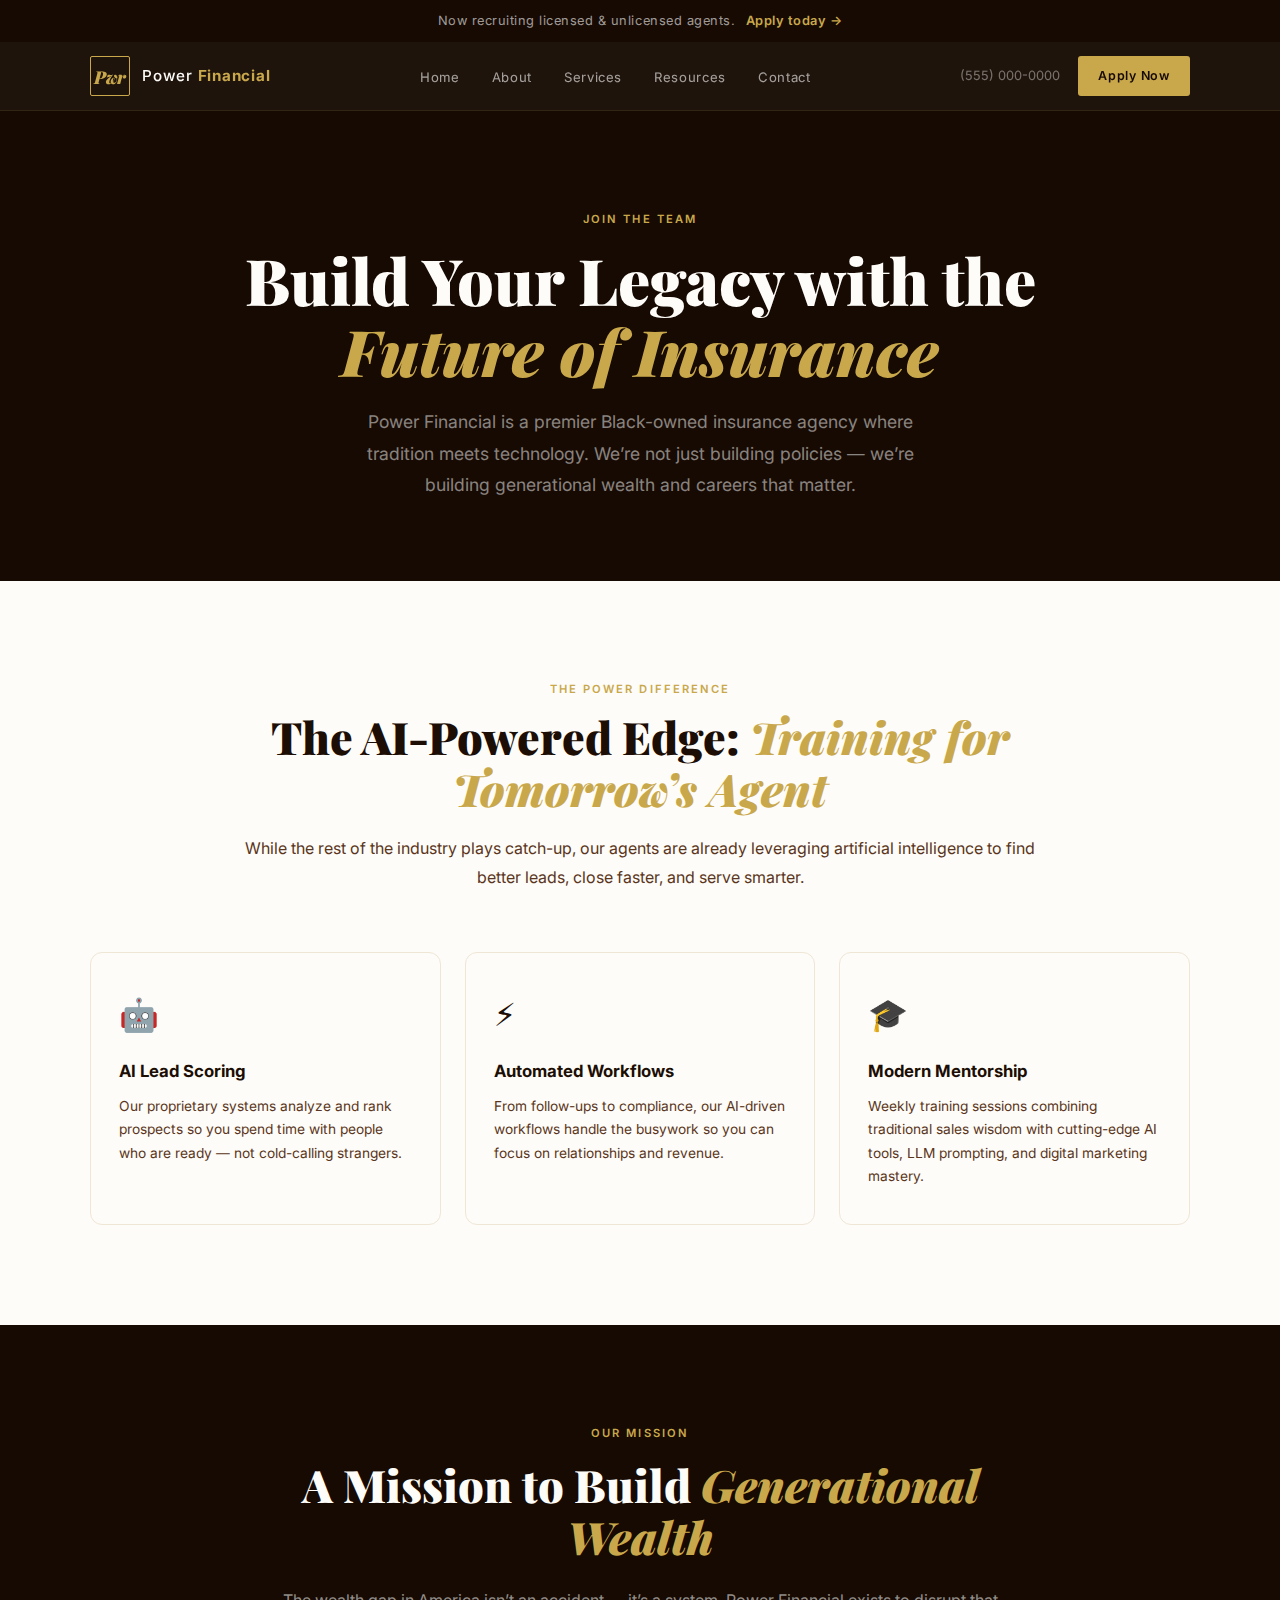
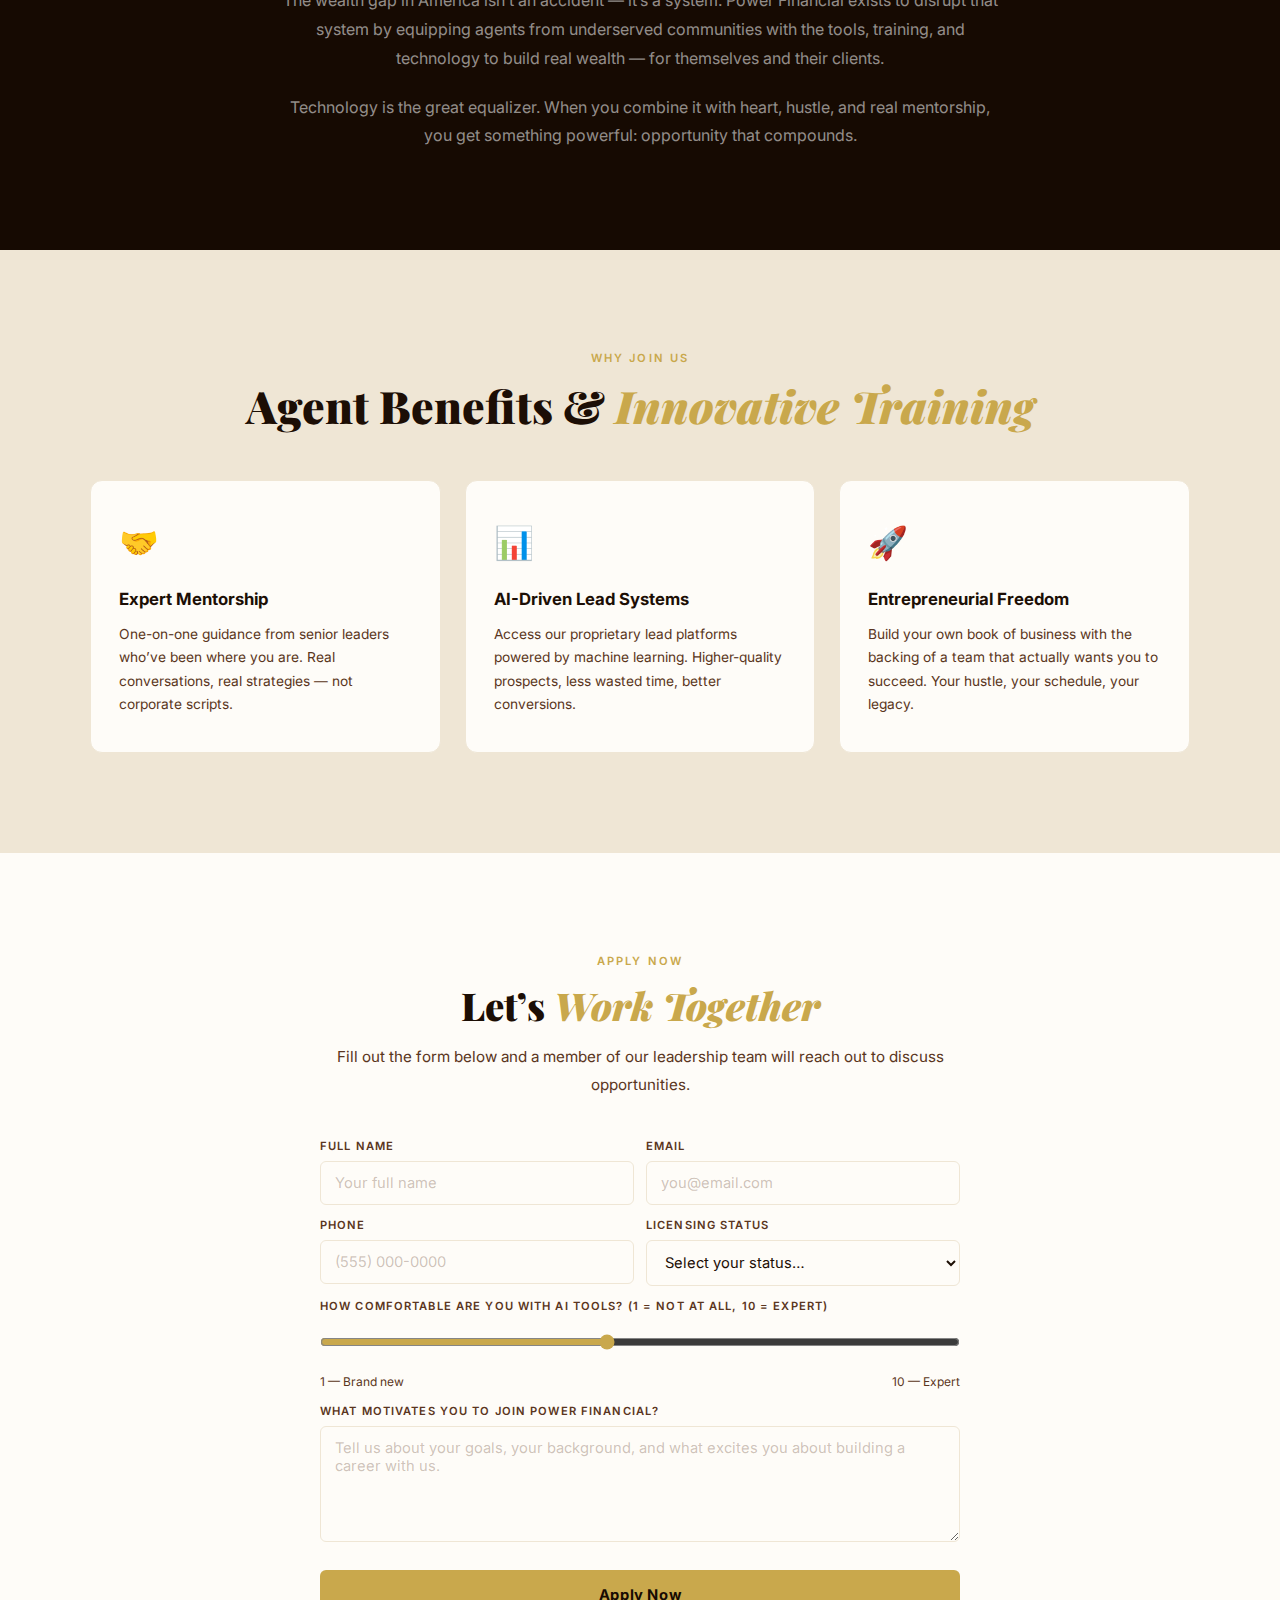
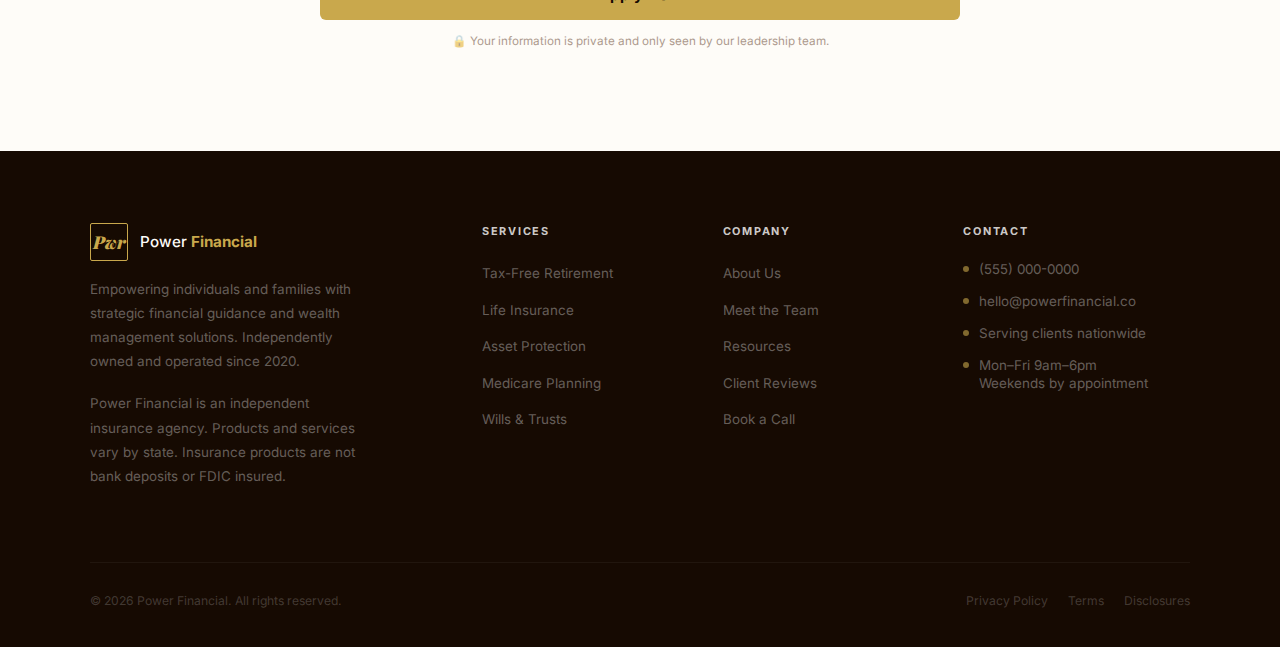
<file: careers.html>
<!DOCTYPE html>
<html lang="en">
<head>
  <meta charset="UTF-8"/>
  <meta name="viewport" content="width=device-width, initial-scale=1.0"/>
  <title>Careers — Power Financial</title>
  <meta name="description" content="Join Power Financial — a premier Black-owned insurance agency where tradition meets technology. AI-powered training, mentorship, and entrepreneurial freedom."/>
  <link rel="preconnect" href="https://fonts.googleapis.com"/>
  <link rel="preconnect" href="https://fonts.gstatic.com" crossorigin/>
  <link href="https://fonts.googleapis.com/css2?family=Playfair+Display:ital,wght@0,400;0,700;0,900;1,400;1,700;1,900&family=Inter:wght@300;400;500;600;700&display=swap" rel="stylesheet"/>
  <link rel="stylesheet" href="css/style.css"/>
</head>
<body>

<!-- TOPBAR -->
<div class="topbar">Now recruiting licensed &amp; unlicensed agents. <a href="#apply">Apply today &rarr;</a></div>

<!-- NAV -->
<nav class="nav">
  <div class="container">
    <div class="nav-inner">
      <a href="index.html" class="nav-brand">
        <div class="nav-mark">Pwr</div>
        <span class="nav-name">Power <span>Financial</span></span>
      </a>
      <ul class="nav-links">
        <li><a href="index.html">Home</a></li>
        <li><a href="about.html">About</a></li>
        <li><a href="index.html#services">Services</a></li>
        <li><a href="index.html#guide-faq">Resources</a></li>
        <li><a href="index.html#cta">Contact</a></li>
      </ul>
      <div class="nav-right">
        <span class="nav-phone">(555) 000-0000</span>
        <a href="#apply" class="btn btn-primary" style="font-size:0.78rem; padding:10px 20px;">Apply Now</a>
      </div>
      <button class="nav-toggle" aria-label="Toggle menu">
        <span></span><span></span><span></span>
      </button>
    </div>
    <div class="nav-mobile">
      <a href="index.html">Home</a>
      <a href="about.html">About</a>
      <a href="index.html#services">Services</a>
      <a href="index.html#guide-faq">Resources</a>
      <a href="index.html#cta">Contact</a>
      <a href="careers.html" class="active">Careers</a>
      <a href="#apply" class="btn btn-primary">Apply Now</a>
    </div>
  </div>
</nav>

<!-- PAGE HERO -->
<section class="page-hero">
  <div class="container">
    <span class="label">Join the Team</span>
    <h1 class="editorial">Build Your Legacy with the<br/><span class="italic">Future of Insurance</span></h1>
    <p>Power Financial is a premier Black-owned insurance agency where tradition meets technology. We&rsquo;re not just building policies &mdash; we&rsquo;re building generational wealth and careers that matter.</p>
  </div>
</section>

<!-- AI-POWERED EDGE -->
<section class="content-section white">
  <div class="container">
    <div style="max-width:800px; margin:0 auto; text-align:center; margin-bottom:60px;">
      <div class="label">The Power Difference</div>
      <h2 class="editorial" style="font-family:'Playfair Display',serif; font-size:clamp(2rem,3.5vw,3rem); font-weight:900; color:var(--text); line-height:1.15; margin:12px 0 20px;">The AI-Powered Edge: <span style="color:var(--gold); font-style:italic;">Training for Tomorrow&rsquo;s Agent</span></h2>
      <p style="font-size:1rem; color:var(--text-soft); line-height:1.8;">While the rest of the industry plays catch-up, our agents are already leveraging artificial intelligence to find better leads, close faster, and serve smarter.</p>
    </div>
    <div class="benefits-grid">
      <div class="benefit-card">
        <div class="benefit-icon">&#129302;</div>
        <h3>AI Lead Scoring</h3>
        <p>Our proprietary systems analyze and rank prospects so you spend time with people who are ready &mdash; not cold-calling strangers.</p>
      </div>
      <div class="benefit-card">
        <div class="benefit-icon">&#9889;</div>
        <h3>Automated Workflows</h3>
        <p>From follow-ups to compliance, our AI-driven workflows handle the busywork so you can focus on relationships and revenue.</p>
      </div>
      <div class="benefit-card">
        <div class="benefit-icon">&#127891;</div>
        <h3>Modern Mentorship</h3>
        <p>Weekly training sessions combining traditional sales wisdom with cutting-edge AI tools, LLM prompting, and digital marketing mastery.</p>
      </div>
    </div>
  </div>
</section>

<!-- MISSION -->
<section class="content-section dark">
  <div class="container">
    <div style="max-width:720px; margin:0 auto; text-align:center;">
      <div class="label" style="margin-bottom:16px;">Our Mission</div>
      <h2 class="editorial" style="font-family:'Playfair Display',serif; font-size:clamp(2rem,3.5vw,3rem); font-weight:900; color:var(--white); line-height:1.15; margin-bottom:24px;">A Mission to Build <span style="color:var(--gold); font-style:italic;">Generational Wealth</span></h2>
      <p style="font-size:1rem; color:rgba(255,255,255,0.55); line-height:1.8; margin-bottom:20px;">The wealth gap in America isn&rsquo;t an accident &mdash; it&rsquo;s a system. Power Financial exists to disrupt that system by equipping agents from underserved communities with the tools, training, and technology to build real wealth &mdash; for themselves and their clients.</p>
      <p style="font-size:1rem; color:rgba(255,255,255,0.55); line-height:1.8;">Technology is the great equalizer. When you combine it with heart, hustle, and real mentorship, you get something powerful: opportunity that compounds.</p>
    </div>
  </div>
</section>

<!-- BENEFITS -->
<section class="content-section alt">
  <div class="container">
    <div style="text-align:center; margin-bottom:48px;">
      <div class="label">Why Join Us</div>
      <h2 class="editorial" style="font-family:'Playfair Display',serif; font-size:clamp(2rem,3.5vw,3rem); font-weight:900; color:var(--text); line-height:1.15; margin:12px 0;">Agent Benefits &amp; <span style="color:var(--gold); font-style:italic;">Innovative Training</span></h2>
    </div>
    <div class="benefits-grid">
      <div class="benefit-card">
        <div class="benefit-icon">&#129309;</div>
        <h3>Expert Mentorship</h3>
        <p>One-on-one guidance from senior leaders who&rsquo;ve been where you are. Real conversations, real strategies &mdash; not corporate scripts.</p>
      </div>
      <div class="benefit-card">
        <div class="benefit-icon">&#128202;</div>
        <h3>AI-Driven Lead Systems</h3>
        <p>Access our proprietary lead platforms powered by machine learning. Higher-quality prospects, less wasted time, better conversions.</p>
      </div>
      <div class="benefit-card">
        <div class="benefit-icon">&#128640;</div>
        <h3>Entrepreneurial Freedom</h3>
        <p>Build your own book of business with the backing of a team that actually wants you to succeed. Your hustle, your schedule, your legacy.</p>
      </div>
    </div>
  </div>
</section>

<!-- APPLICATION FORM -->
<section class="content-section white" id="apply">
  <div class="container">
    <div style="max-width:640px; margin:0 auto;">
      <div style="text-align:center; margin-bottom:40px;">
        <div class="label">Apply Now</div>
        <h2 class="editorial" style="font-family:'Playfair Display',serif; font-size:clamp(1.8rem,3vw,2.5rem); font-weight:900; color:var(--text); line-height:1.15; margin:12px 0 16px;">Let&rsquo;s <span style="color:var(--gold); font-style:italic;">Work Together</span></h2>
        <p style="font-size:0.95rem; color:var(--text-soft); line-height:1.8;">Fill out the form below and a member of our leadership team will reach out to discuss opportunities.</p>
      </div>
      <form name="careers" method="POST" data-netlify="true" class="form-light">
        <input type="hidden" name="form-name" value="careers"/>
        <div class="form-row">
          <div class="ff"><label for="app-name">Full Name</label><input type="text" id="app-name" name="name" placeholder="Your full name" required/></div>
          <div class="ff"><label for="app-email">Email</label><input type="email" id="app-email" name="email" placeholder="you@email.com" required/></div>
        </div>
        <div class="form-row">
          <div class="ff"><label for="app-phone">Phone</label><input type="tel" id="app-phone" name="phone" placeholder="(555) 000-0000" required/></div>
          <div class="ff">
            <label for="app-license">Licensing Status</label>
            <select id="app-license" name="license" required>
              <option value="">Select your status&hellip;</option>
              <option>Licensed in Life</option>
              <option>Licensed in Health</option>
              <option>Licensed in Life &amp; Health</option>
              <option>Securities Licensed</option>
              <option>Licensed in Life, Health &amp; Securities</option>
              <option>Unlicensed Currently</option>
            </select>
          </div>
        </div>
        <div class="form-row">
          <div class="ff full">
            <label for="app-ai">How comfortable are you with AI tools? (1 = not at all, 10 = expert)</label>
            <input type="range" id="app-ai" name="ai-comfort" min="1" max="10" value="5" style="width:100%; accent-color:var(--gold); background:transparent; cursor:pointer;"/>
            <div style="display:flex; justify-content:space-between; font-size:0.75rem; color:var(--text-soft); margin-top:4px;">
              <span>1 &mdash; Brand new</span>
              <span>10 &mdash; Expert</span>
            </div>
          </div>
        </div>
        <div class="form-row">
          <div class="ff full">
            <label for="app-motivation">What motivates you to join Power Financial?</label>
            <textarea id="app-motivation" name="motivation" placeholder="Tell us about your goals, your background, and what excites you about building a career with us." rows="5" required></textarea>
          </div>
        </div>
        <button type="submit" class="btn btn-primary form-cta" style="margin-top:16px;">Apply Now</button>
        <p style="font-size:0.73rem; color:var(--text-soft); opacity:0.5; text-align:center; margin-top:12px;">&#128274; Your information is private and only seen by our leadership team.</p>
      </form>
    </div>
  </div>
</section>

<!-- FOOTER -->
<footer>
  <div class="container">
    <div class="footer-top">
      <div class="footer-brand">
        <div class="fb-logo"><div class="fb-mark">Pwr</div><span class="fb-name">Power <em>Financial</em></span></div>
        <p>Empowering individuals and families with strategic financial guidance and wealth management solutions. Independently owned and operated since 2020.</p>
        <p class="footer-disclaimer">Power Financial is an independent insurance agency. Products and services vary by state. Insurance products are not bank deposits or FDIC insured.</p>
      </div>
      <div class="fc">
        <h4>Services</h4>
        <ul>
          <li><a href="index.html#services">Tax-Free Retirement</a></li>
          <li><a href="index.html#services">Life Insurance</a></li>
          <li><a href="index.html#services">Asset Protection</a></li>
          <li><a href="index.html#services">Medicare Planning</a></li>
          <li><a href="index.html#services">Wills &amp; Trusts</a></li>
        </ul>
      </div>
      <div class="fc">
        <h4>Company</h4>
        <ul>
          <li><a href="about.html">About Us</a></li>
          <li><a href="index.html#team">Meet the Team</a></li>
          <li><a href="index.html#guide-faq">Resources</a></li>
          <li><a href="index.html#testimonials">Client Reviews</a></li>
          <li><a href="index.html#cta">Book a Call</a></li>
        </ul>
      </div>
      <div class="fc">
        <h4>Contact</h4>
        <div class="fc-contact">
          <div class="ci"><div class="ci-dot"></div><div class="ci-val"><a href="tel:5550000000">(555) 000-0000</a></div></div>
          <div class="ci"><div class="ci-dot"></div><div class="ci-val"><a href="mailto:hello@powerfinancial.co">hello@powerfinancial.co</a></div></div>
          <div class="ci"><div class="ci-dot"></div><div class="ci-val">Serving clients nationwide</div></div>
          <div class="ci"><div class="ci-dot"></div><div class="ci-val">Mon&ndash;Fri 9am&ndash;6pm<br/>Weekends by appointment</div></div>
        </div>
      </div>
    </div>
    <div class="footer-bottom">
      <p>&copy; 2026 Power Financial. All rights reserved.</p>
      <div class="footer-links">
        <a href="#">Privacy Policy</a>
        <a href="#">Terms</a>
        <a href="#">Disclosures</a>
      </div>
    </div>
  </div>
</footer>

<script src="js/main.js"></script>
</body>
</html>
</file>
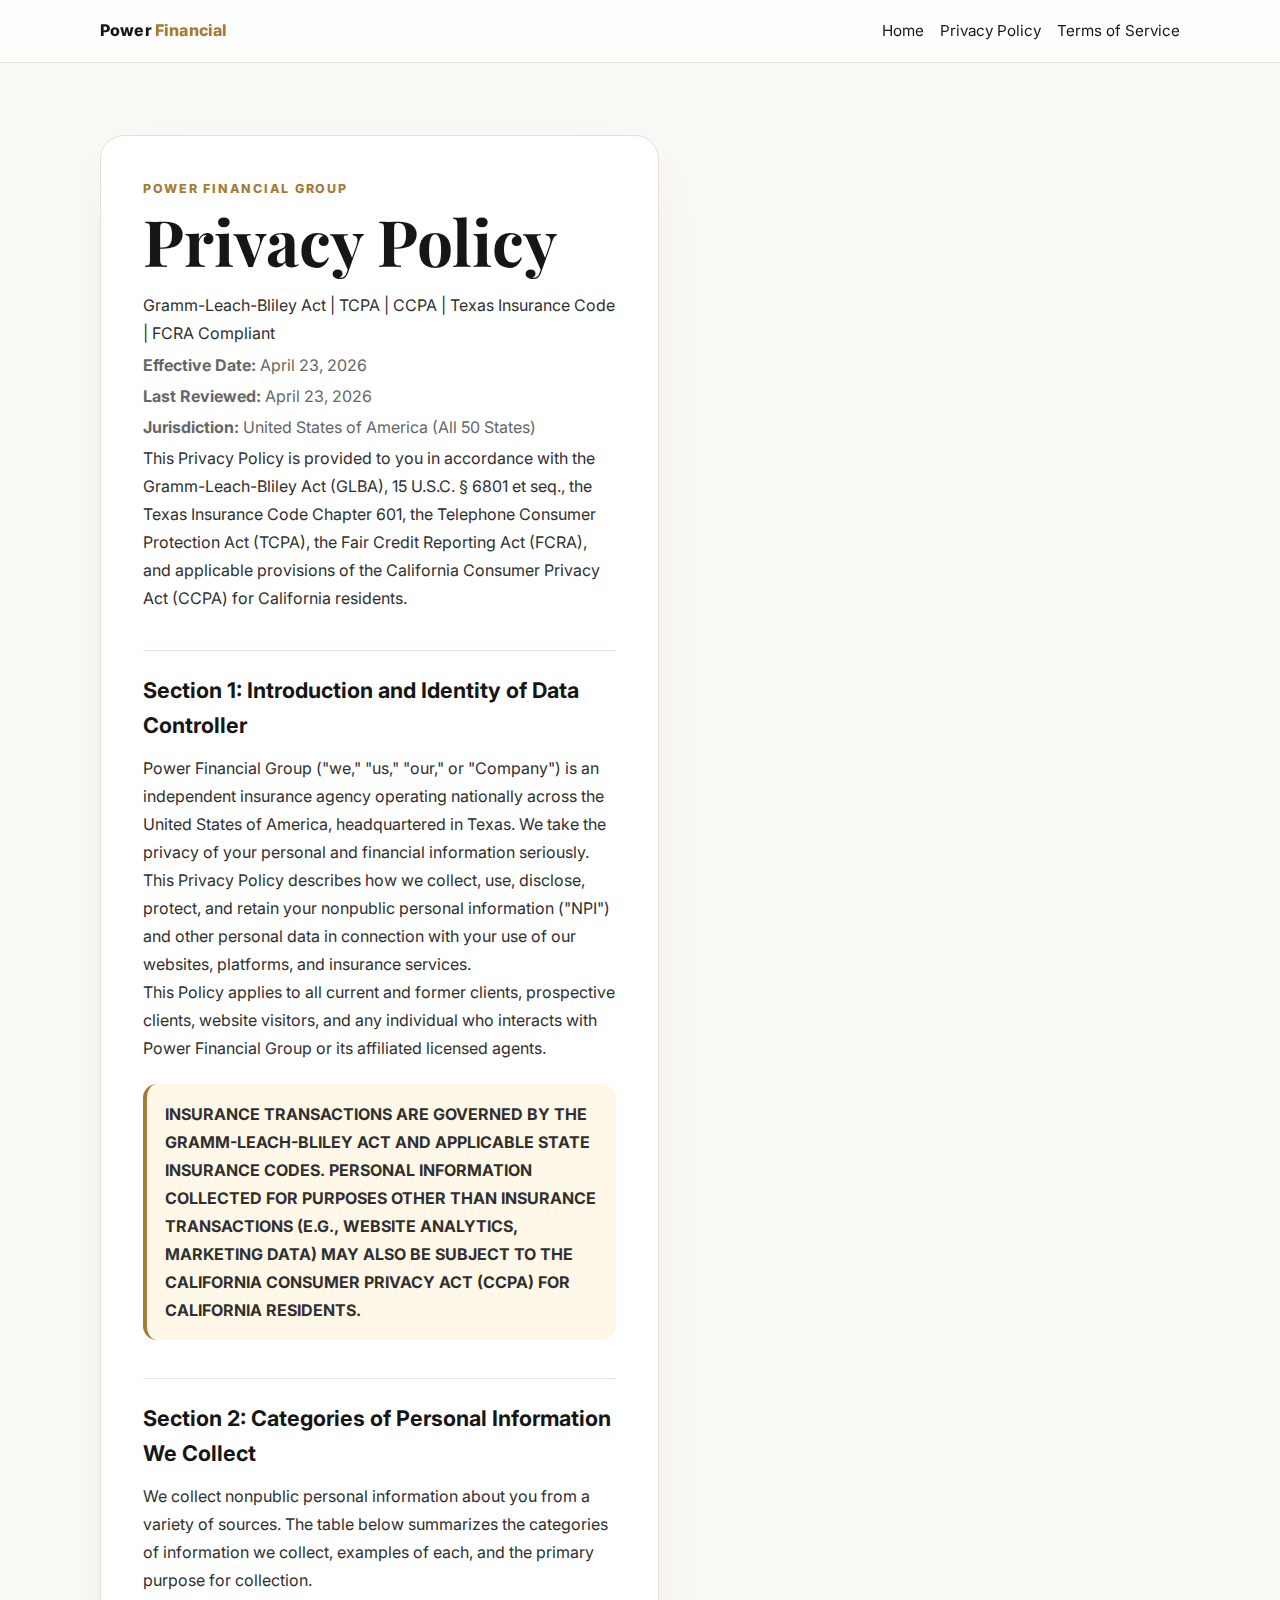
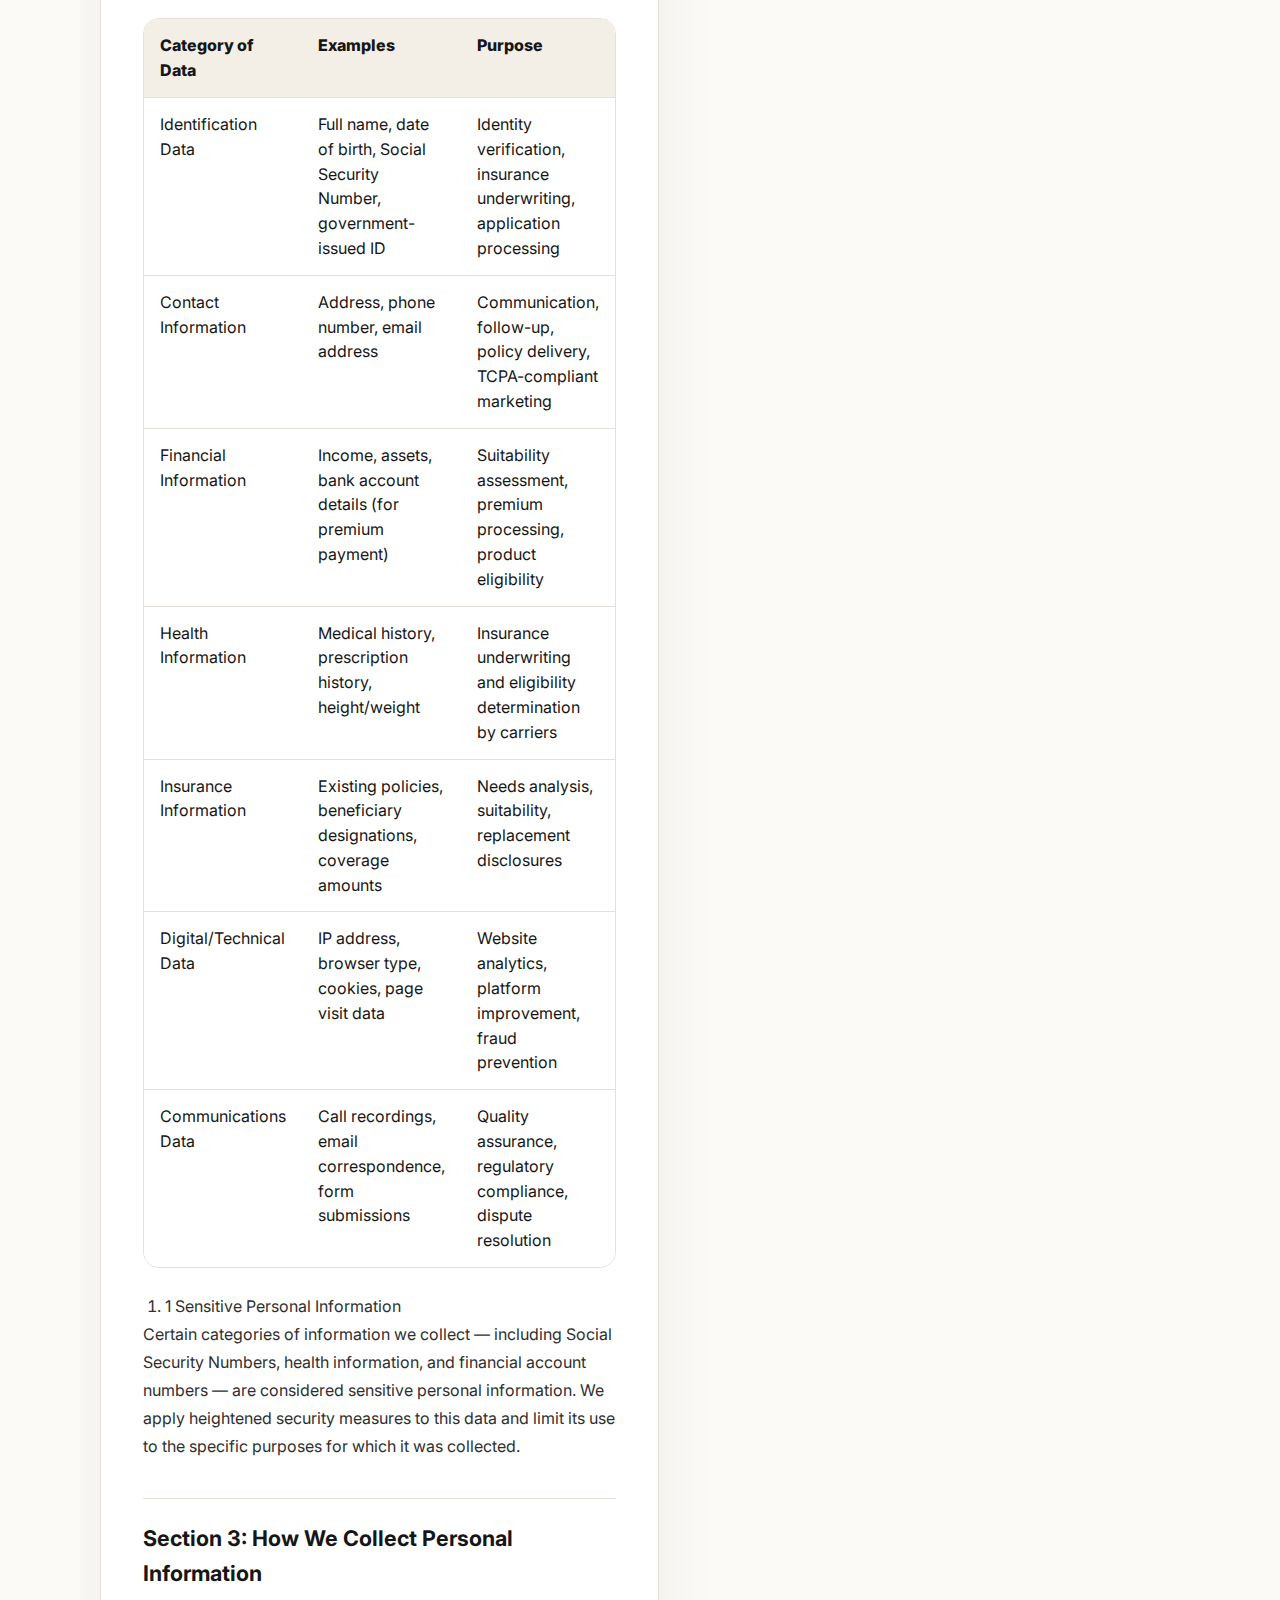
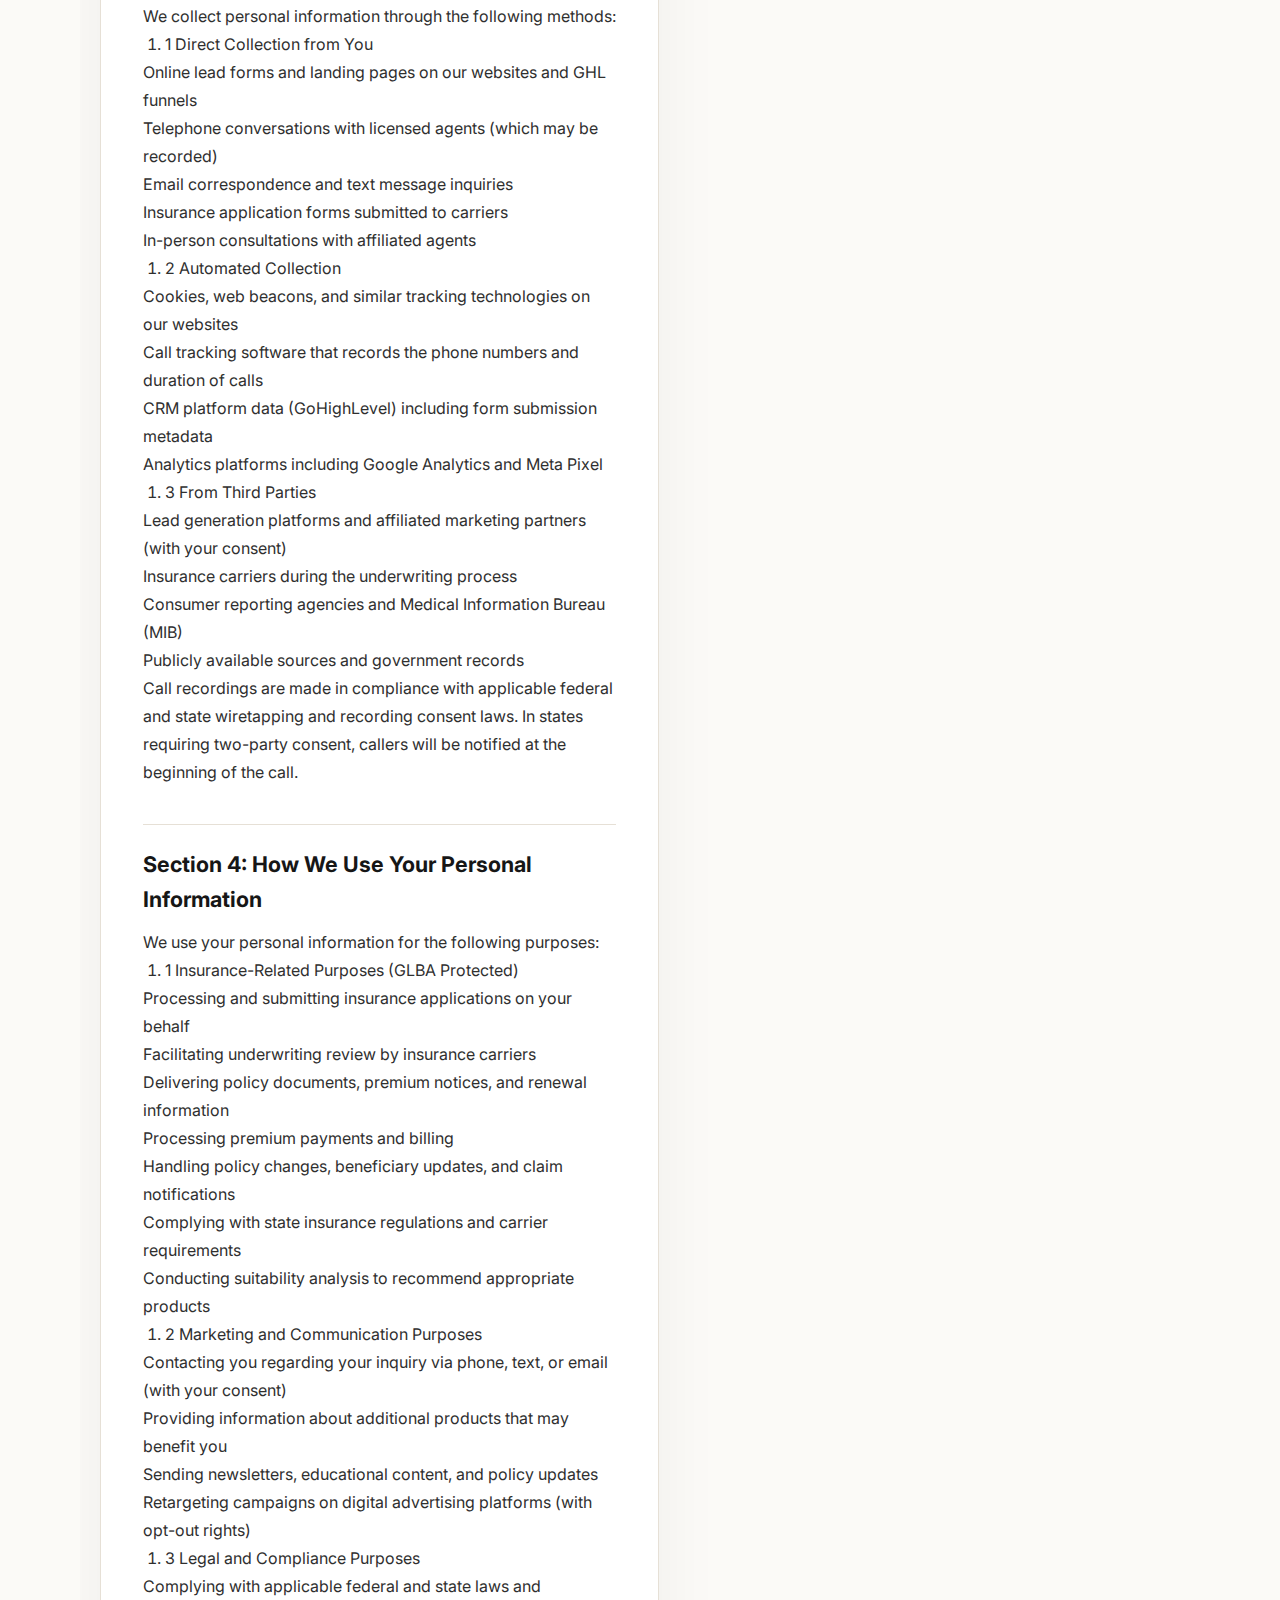
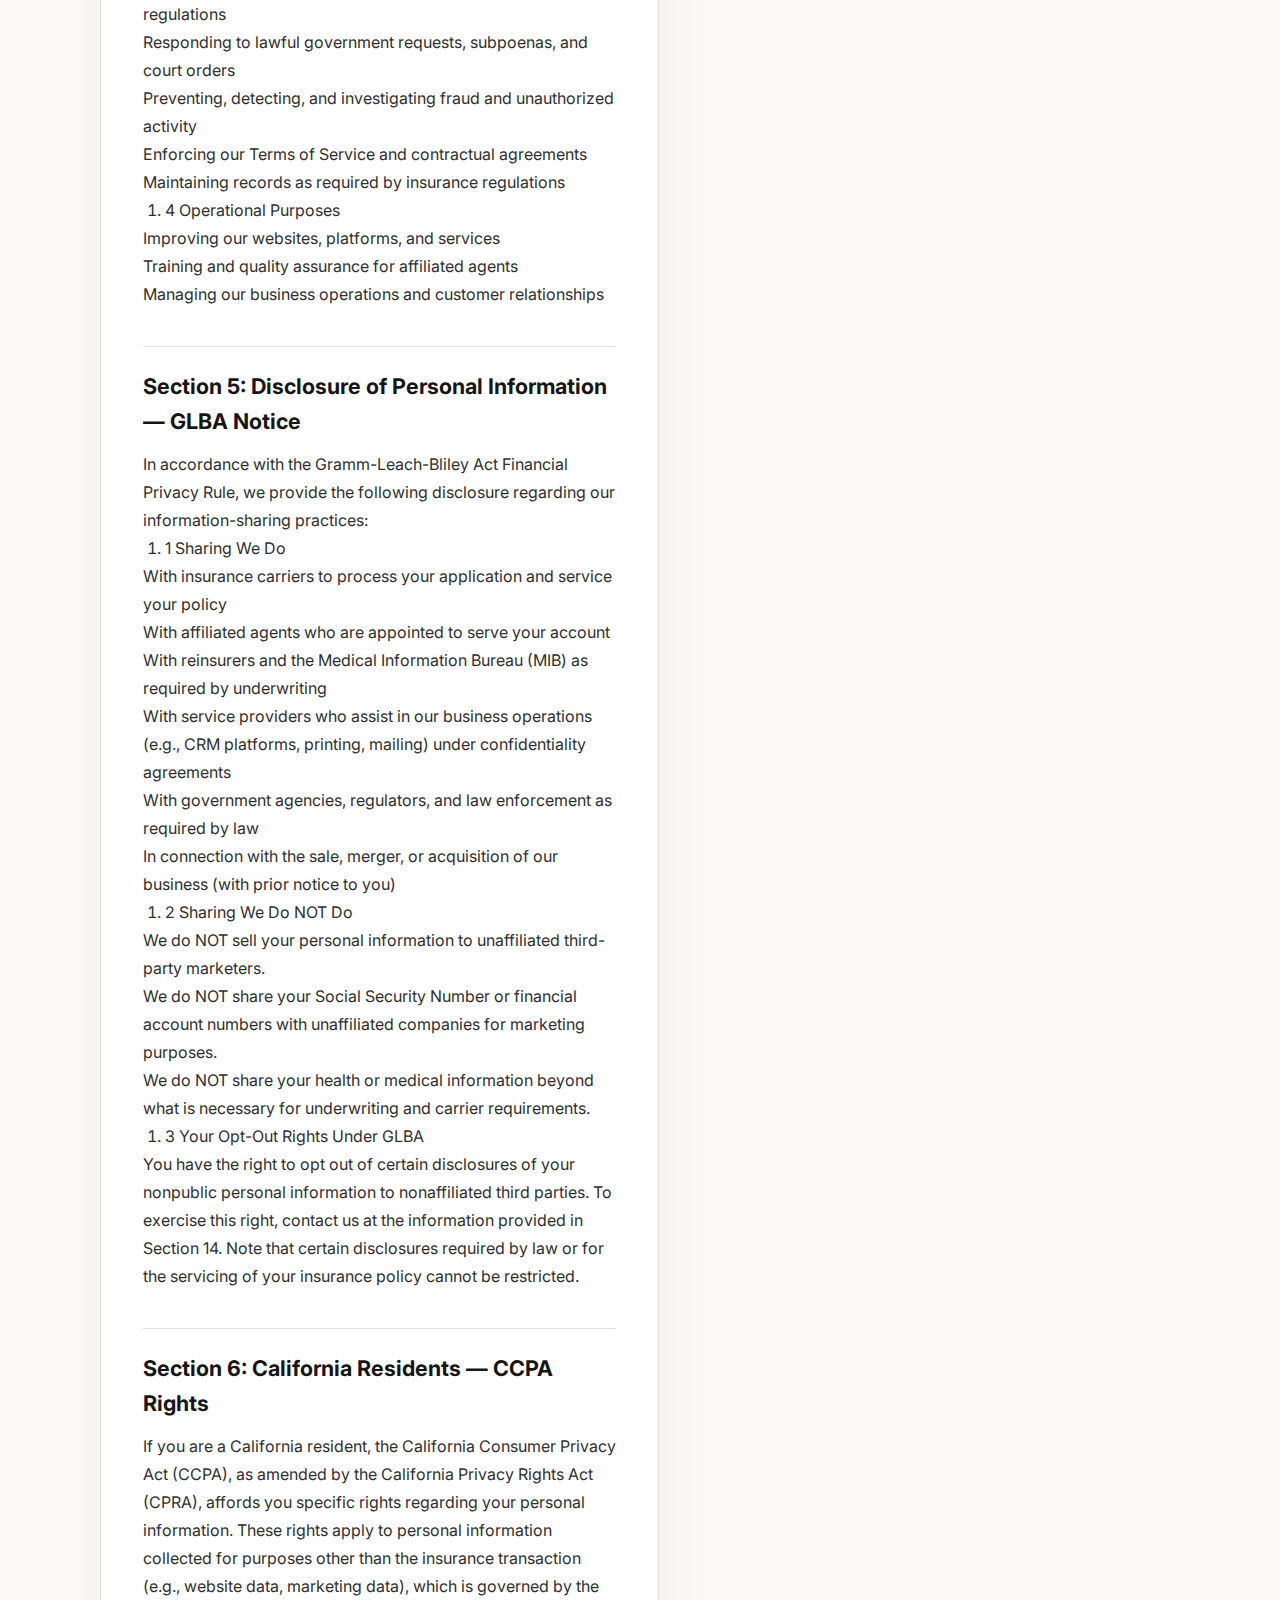
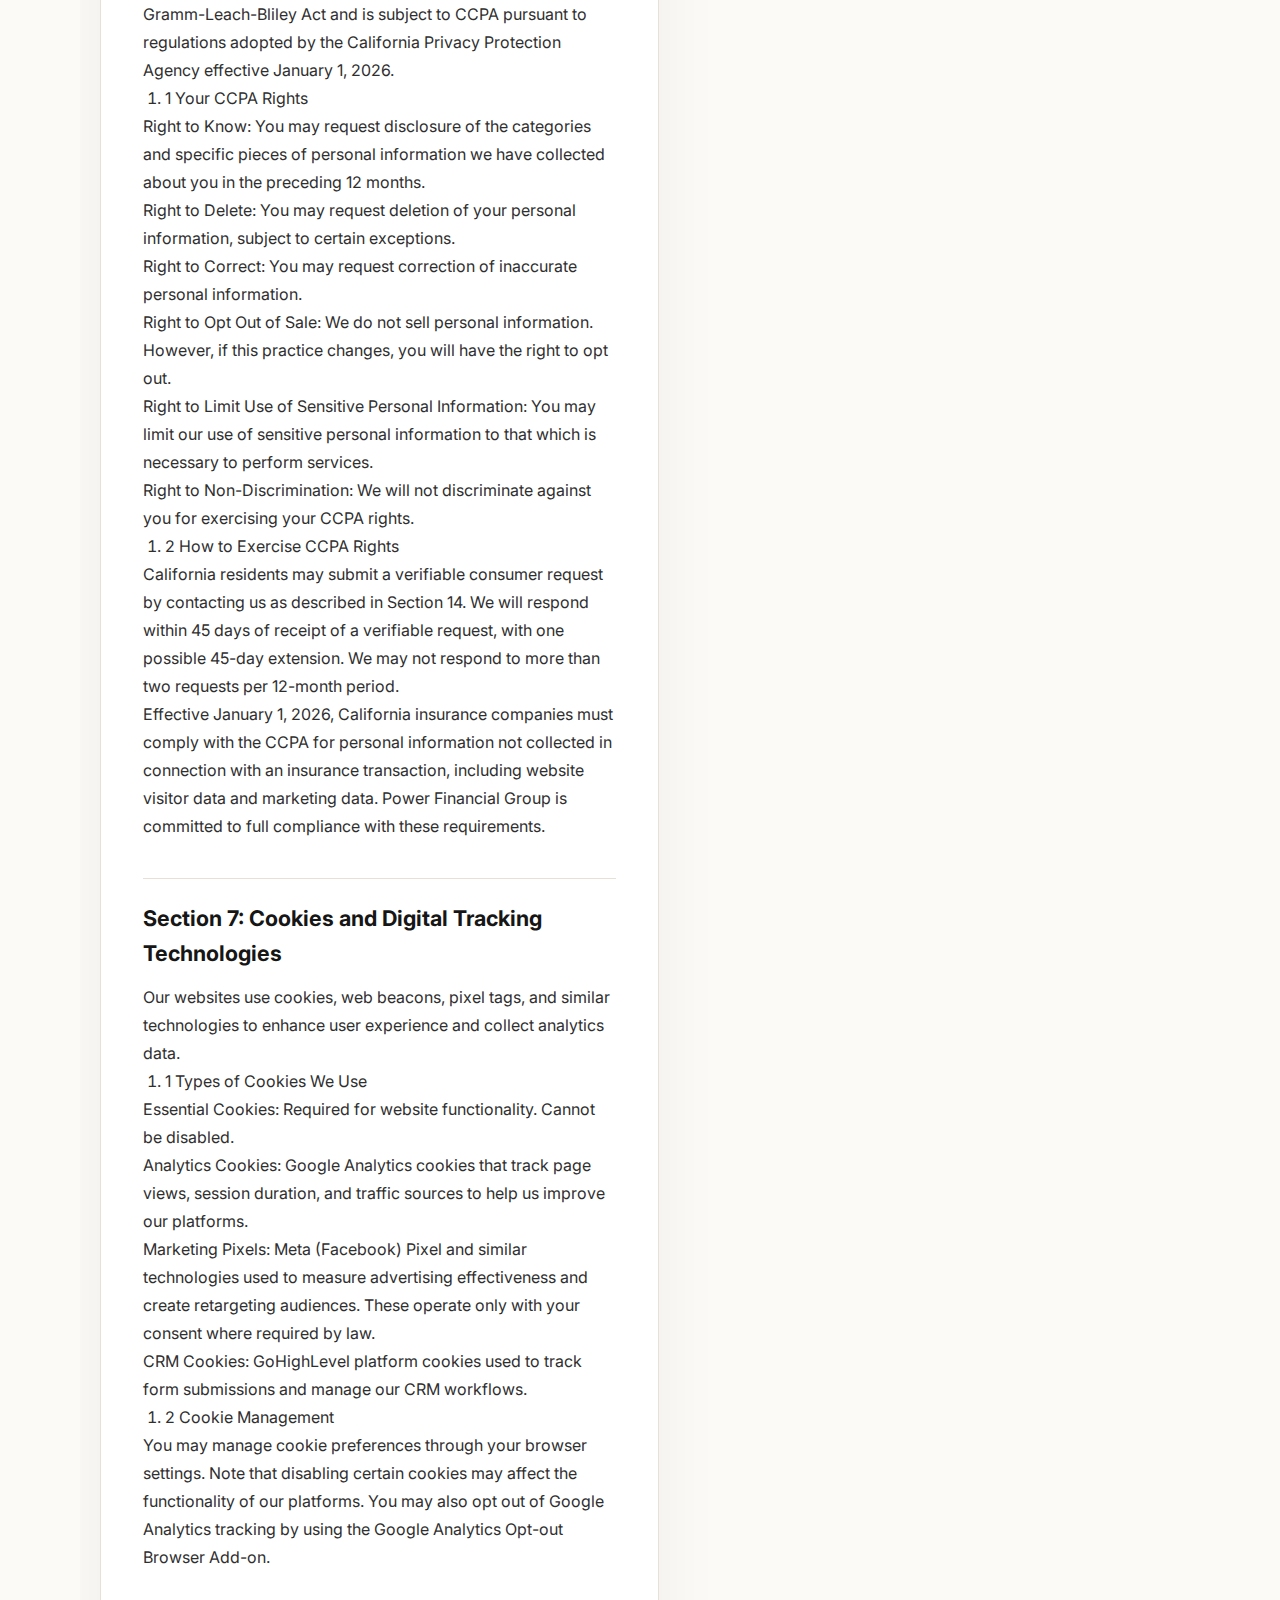
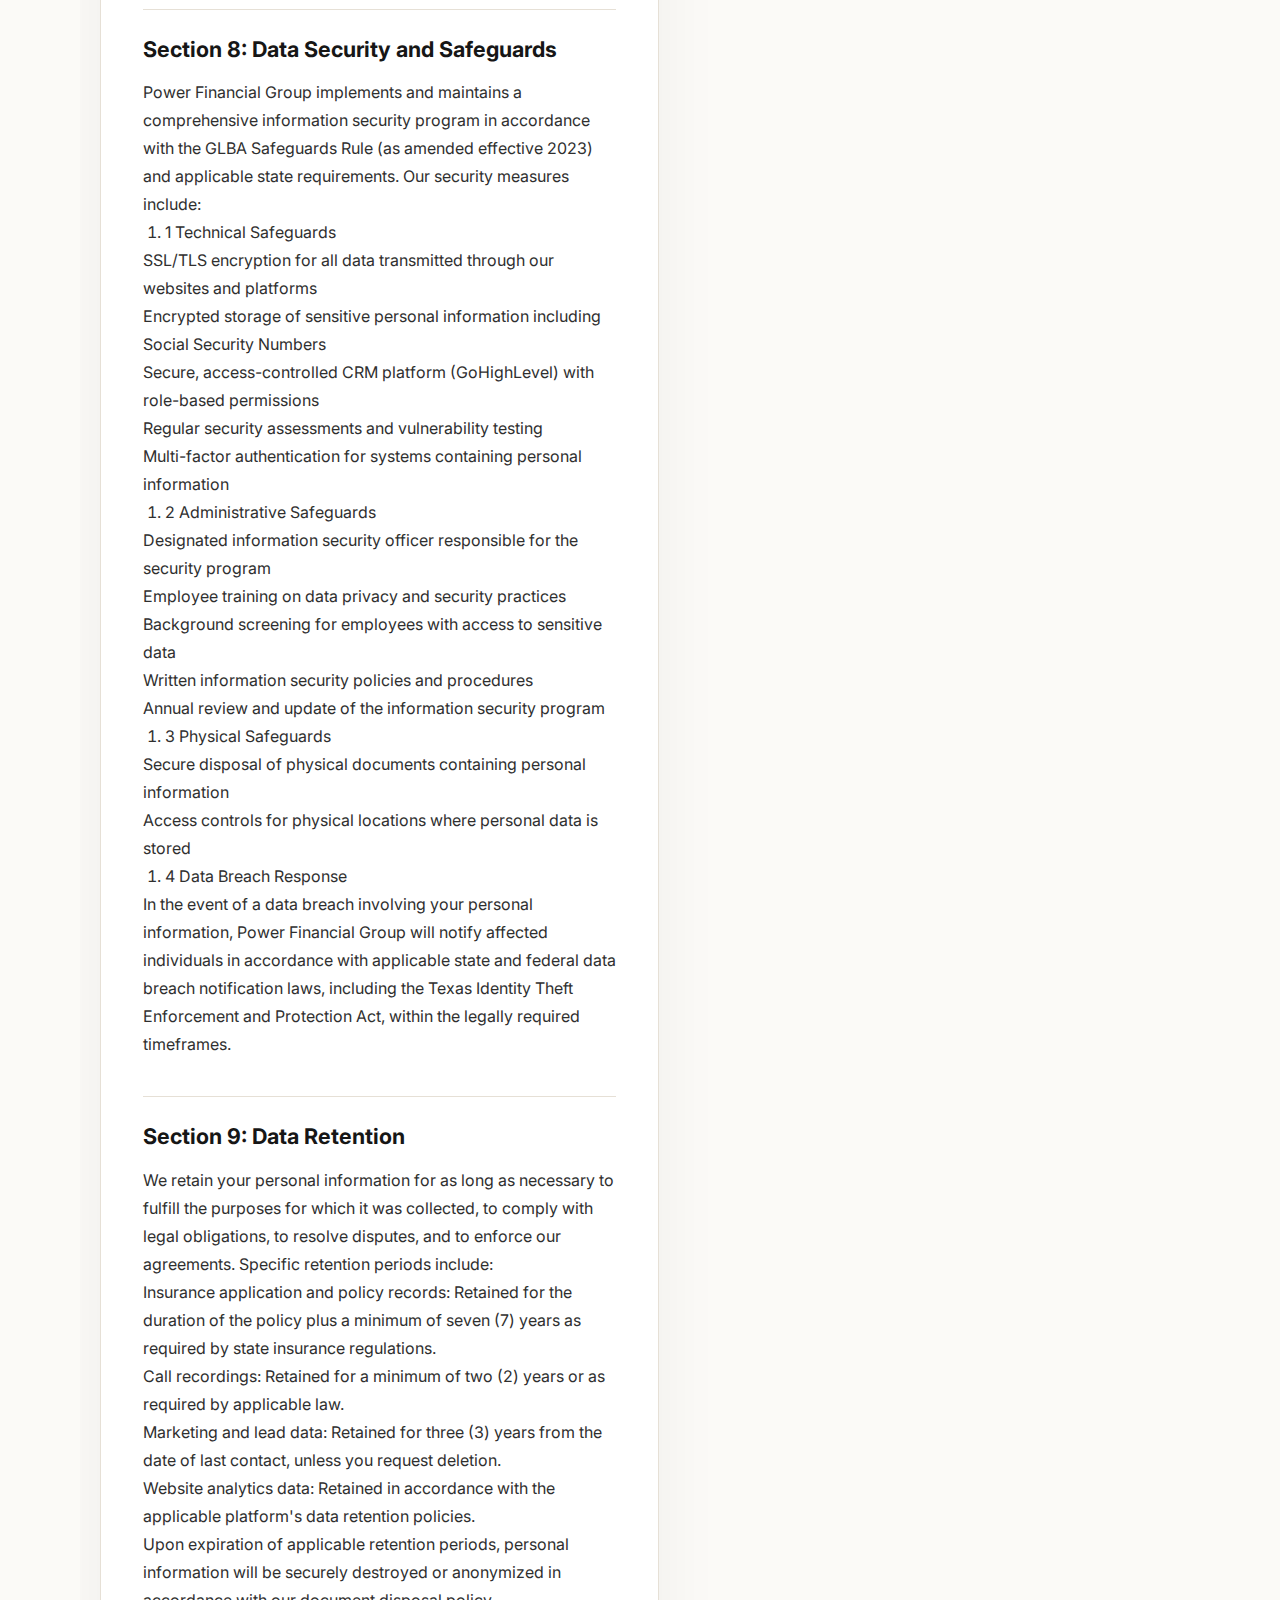
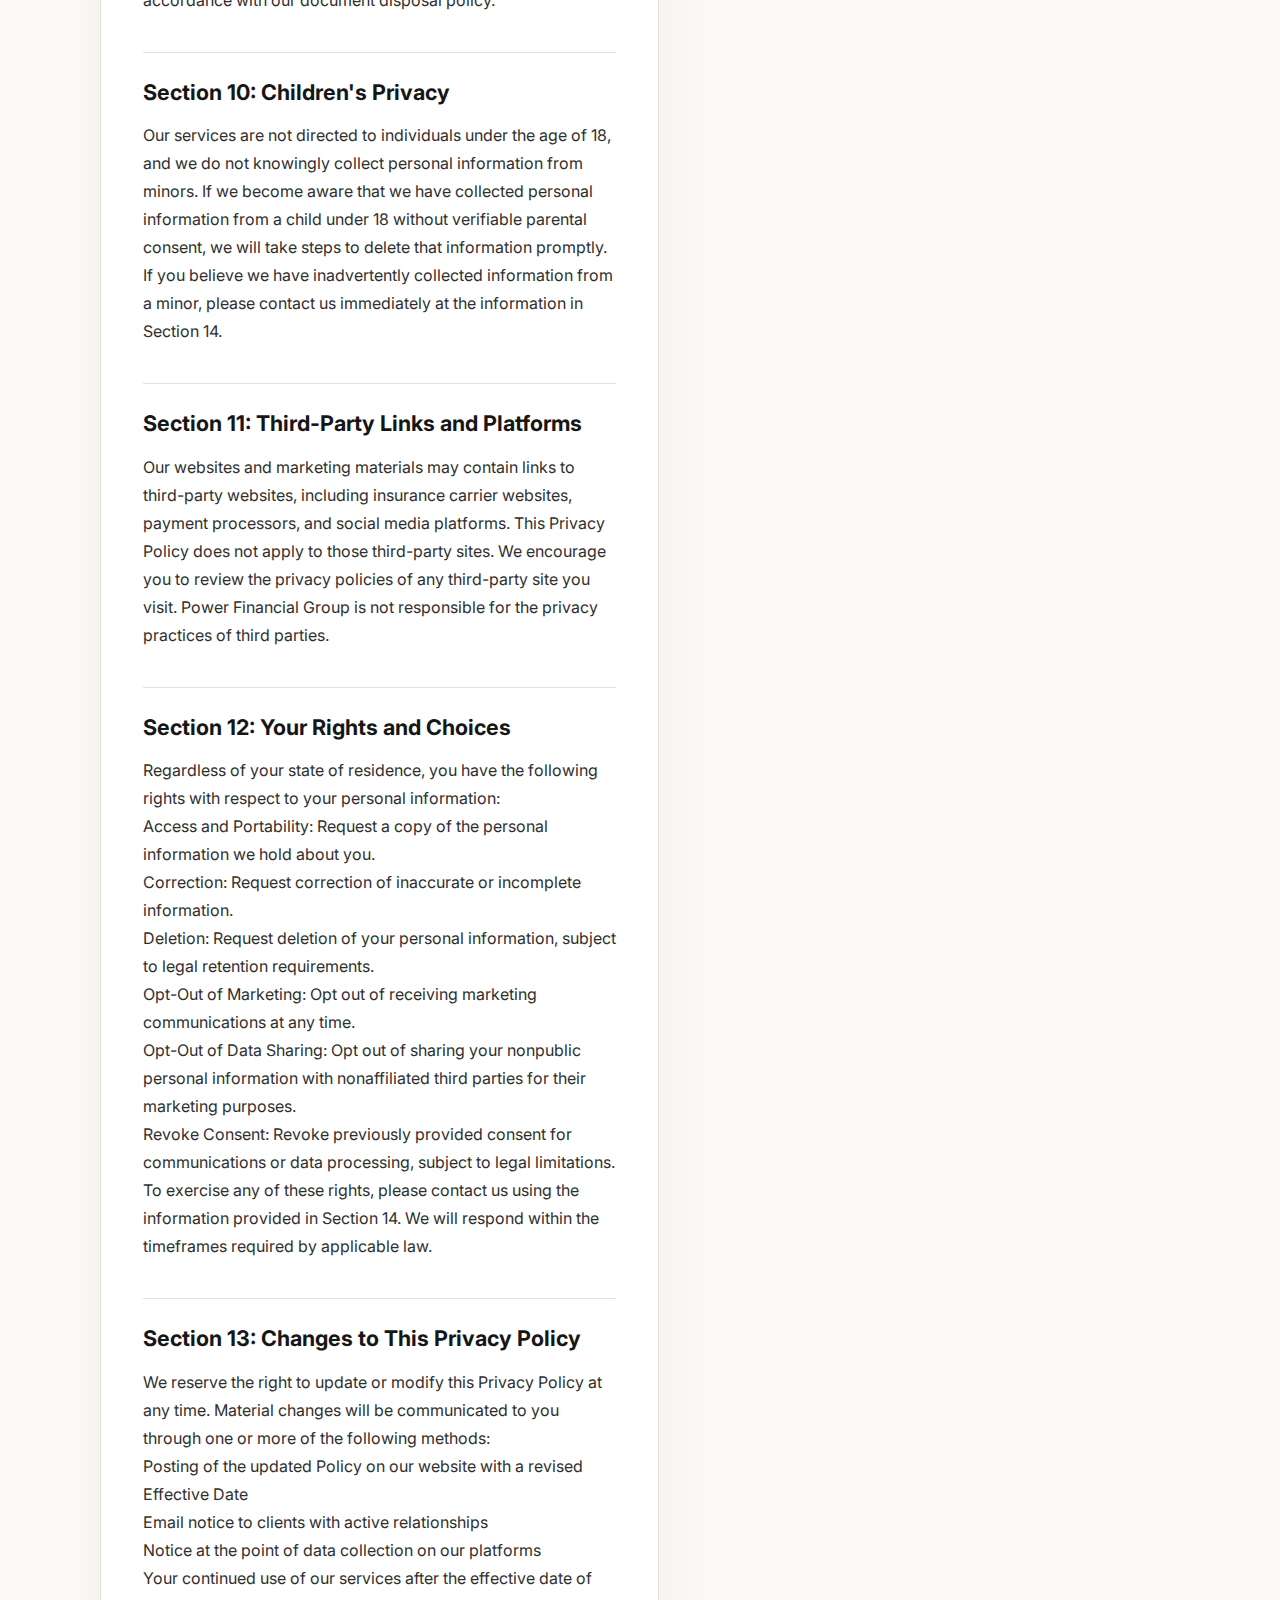
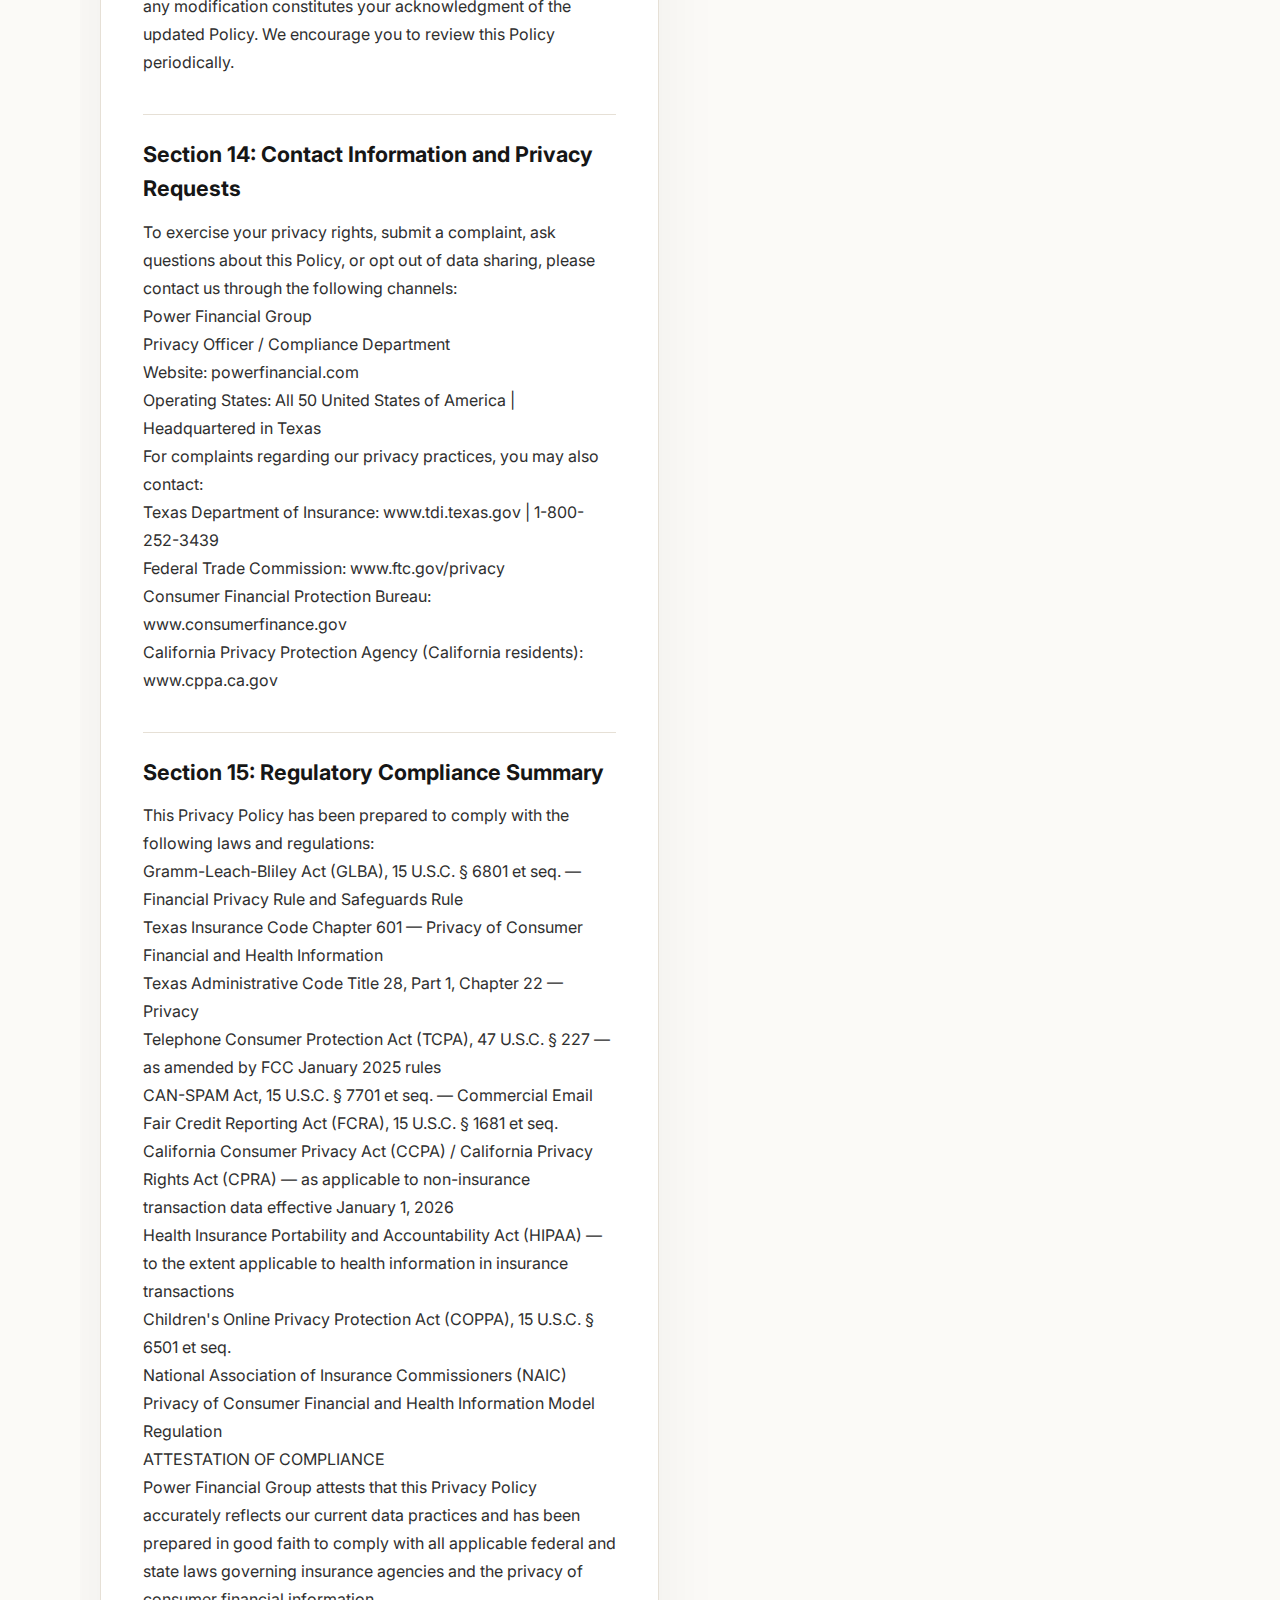
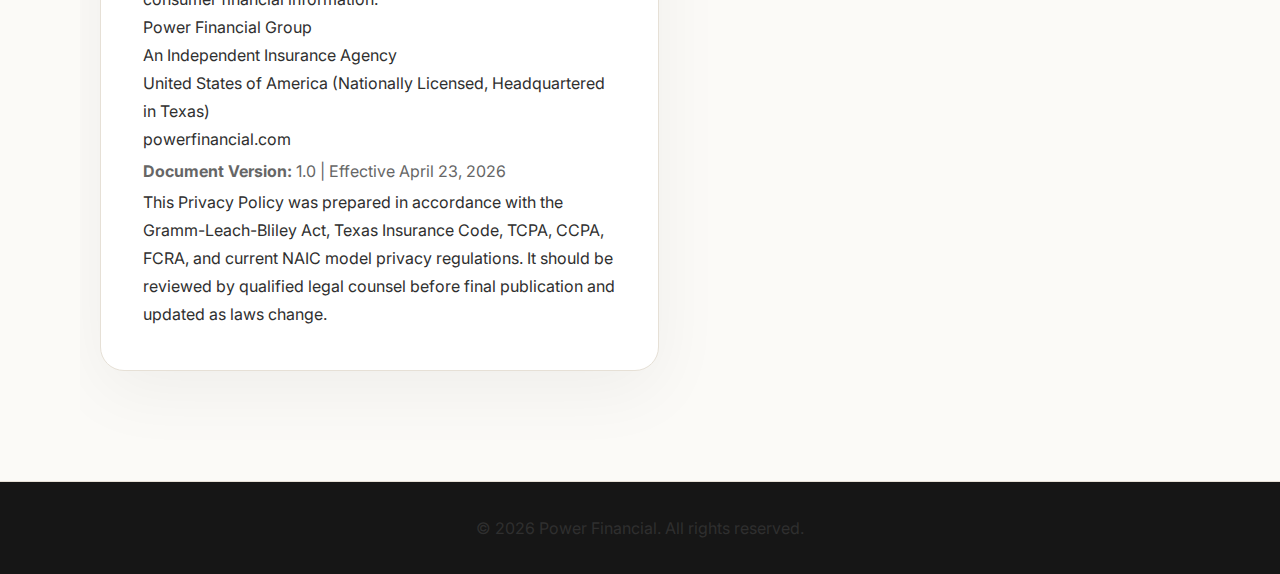
<file: privacy.html>
<!DOCTYPE html>
<html lang="en">
<head>
  <meta charset="UTF-8" />
  <meta name="viewport" content="width=device-width, initial-scale=1.0" />
  <title>Privacy Policy | Power Financial</title>
  <meta name="description" content="Power Financial Privacy Policy" />
  <link rel="preconnect" href="https://fonts.googleapis.com" />
  <link rel="preconnect" href="https://fonts.gstatic.com" crossorigin />
  <link href="https://fonts.googleapis.com/css2?family=Inter:wght@400;500;600;700;800&family=Playfair+Display:wght@600;700&display=swap" rel="stylesheet" />
  <link rel="stylesheet" href="css/style.css" />
  <style>
    :root { --page-bg:#fbfaf7; --ink:#161616; --muted:#666; --line:#e6e0d6; --card:#fff; --accent:#a77b35; }
    body { margin:0; background:var(--page-bg); color:var(--ink); font-family:Inter, system-ui, -apple-system, BlinkMacSystemFont, "Segoe UI", sans-serif; }
    .legal-header { border-bottom:1px solid var(--line); background:rgba(255,255,255,.78); backdrop-filter:blur(10px); position:sticky; top:0; z-index:20; }
    .legal-nav { max-width:1120px; margin:0 auto; padding:18px 20px; display:flex; align-items:center; justify-content:space-between; gap:20px; }
    .brand { color:var(--ink); text-decoration:none; font-weight:800; letter-spacing:.01em; }
    .brand span { color:var(--accent); }
    .legal-links { display:flex; gap:16px; flex-wrap:wrap; }
    .legal-links a { color:var(--ink); text-decoration:none; font-size:.95rem; }
    .legal-links a:hover { color:var(--accent); }
    .hero { max-width:1120px; margin:0 auto; padding:72px 20px 30px; }
    .legal-card { max-width:980px; margin:0 auto 80px; background:var(--card); border:1px solid var(--line); border-radius:24px; box-shadow:0 20px 70px rgba(0,0,0,.05); padding:42px; }
    .eyebrow { text-transform:uppercase; letter-spacing:.14em; color:var(--accent); font-size:.78rem; font-weight:800; margin:0 0 10px; }
    h1 { font-family:"Playfair Display", Georgia, serif; font-size:clamp(2.4rem, 5vw, 4.5rem); line-height:1; margin:0 0 18px; }
    h2 { font-size:1.35rem; margin:38px 0 12px; padding-top:22px; border-top:1px solid var(--line); }
    h3 { font-size:1.05rem; margin:26px 0 10px; }
    p, li { font-size:1rem; line-height:1.75; color:#2f2f2f; }
    .meta { margin:.2rem 0; color:var(--muted); }
    .notice { border-left:4px solid var(--accent); background:#fff7e8; padding:16px 18px; border-radius:14px; margin:22px 0; }
    .notice p { margin:0; font-weight:700; }
    ol { padding-left:1.35rem; }
    .table-wrap { overflow-x:auto; margin:24px 0; border:1px solid var(--line); border-radius:16px; }
    table { width:100%; border-collapse:collapse; background:white; }
    th, td { text-align:left; vertical-align:top; padding:14px 16px; border-bottom:1px solid var(--line); line-height:1.55; }
    th { background:#f4efe6; font-weight:800; }
    tr:last-child td { border-bottom:0; }
    .legal-footer { border-top:1px solid var(--line); padding:32px 20px; text-align:center; color:var(--muted); }
    @media (max-width:700px) { .legal-card { padding:28px 20px; border-radius:18px; } .legal-nav { align-items:flex-start; flex-direction:column; } }
  </style>
</head>
<body>
  <header class="legal-header">
    <nav class="legal-nav">
      <a class="brand" href="index.html">Power <span>Financial</span></a>
      <div class="legal-links">
        <a href="index.html">Home</a>
        <a href="privacy.html">Privacy Policy</a>
        <a href="terms.html">Terms of Service</a>
      </div>
    </nav>
  </header>

  <main>
    <section class="hero">
      <article class="legal-card">
        <p class="eyebrow">POWER FINANCIAL GROUP</p>
        <h1>Privacy Policy</h1>
        <p>Gramm-Leach-Bliley Act | TCPA | CCPA | Texas Insurance Code | FCRA Compliant</p>
        <p class="meta"><strong>Effective Date:</strong> April 23, 2026</p>
        <p class="meta"><strong>Last Reviewed:</strong> April 23, 2026</p>
        <p class="meta"><strong>Jurisdiction:</strong> United States of America (All 50 States)</p>
        <p>This Privacy Policy is provided to you in accordance with the Gramm-Leach-Bliley Act (GLBA), 15 U.S.C. § 6801 et seq., the Texas Insurance Code Chapter 601, the Telephone Consumer Protection Act (TCPA), the Fair Credit Reporting Act (FCRA), and applicable provisions of the California Consumer Privacy Act (CCPA) for California residents.</p>
        <h2>Section 1: Introduction and Identity of Data Controller</h2>
        <p>Power Financial Group (&quot;we,&quot; &quot;us,&quot; &quot;our,&quot; or &quot;Company&quot;) is an independent insurance agency operating nationally across the United States of America, headquartered in Texas. We take the privacy of your personal and financial information seriously. This Privacy Policy describes how we collect, use, disclose, protect, and retain your nonpublic personal information (&quot;NPI&quot;) and other personal data in connection with your use of our websites, platforms, and insurance services.</p>
        <p>This Policy applies to all current and former clients, prospective clients, website visitors, and any individual who interacts with Power Financial Group or its affiliated licensed agents.</p>
        <div class="notice"><p>INSURANCE TRANSACTIONS ARE GOVERNED BY THE GRAMM-LEACH-BLILEY ACT AND APPLICABLE STATE INSURANCE CODES. PERSONAL INFORMATION COLLECTED FOR PURPOSES OTHER THAN INSURANCE TRANSACTIONS (E.G., WEBSITE ANALYTICS, MARKETING DATA) MAY ALSO BE SUBJECT TO THE CALIFORNIA CONSUMER PRIVACY ACT (CCPA) FOR CALIFORNIA RESIDENTS.</p></div>
        <h2>Section 2: Categories of Personal Information We Collect</h2>
        <p>We collect nonpublic personal information about you from a variety of sources. The table below summarizes the categories of information we collect, examples of each, and the primary purpose for collection.</p>
        <div class="table-wrap"><table><tr><th>Category of Data</th><th>Examples</th><th>Purpose</th></tr>
<tr><td>Identification Data</td><td>Full name, date of birth, Social Security Number, government-issued ID</td><td>Identity verification, insurance underwriting, application processing</td></tr>
<tr><td>Contact Information</td><td>Address, phone number, email address</td><td>Communication, follow-up, policy delivery, TCPA-compliant marketing</td></tr>
<tr><td>Financial Information</td><td>Income, assets, bank account details (for premium payment)</td><td>Suitability assessment, premium processing, product eligibility</td></tr>
<tr><td>Health Information</td><td>Medical history, prescription history, height/weight</td><td>Insurance underwriting and eligibility determination by carriers</td></tr>
<tr><td>Insurance Information</td><td>Existing policies, beneficiary designations, coverage amounts</td><td>Needs analysis, suitability, replacement disclosures</td></tr>
<tr><td>Digital/Technical Data</td><td>IP address, browser type, cookies, page visit data</td><td>Website analytics, platform improvement, fraud prevention</td></tr>
<tr><td>Communications Data</td><td>Call recordings, email correspondence, form submissions</td><td>Quality assurance, regulatory compliance, dispute resolution</td></tr></table></div>
        <ol>
        <li>1 Sensitive Personal Information</li>
        </ol>
        <p>Certain categories of information we collect — including Social Security Numbers, health information, and financial account numbers — are considered sensitive personal information. We apply heightened security measures to this data and limit its use to the specific purposes for which it was collected.</p>
        <h2>Section 3: How We Collect Personal Information</h2>
        <p>We collect personal information through the following methods:</p>
        <ol>
        <li>1 Direct Collection from You</li>
        </ol>
        <p>Online lead forms and landing pages on our websites and GHL funnels</p>
        <p>Telephone conversations with licensed agents (which may be recorded)</p>
        <p>Email correspondence and text message inquiries</p>
        <p>Insurance application forms submitted to carriers</p>
        <p>In-person consultations with affiliated agents</p>
        <ol>
        <li>2 Automated Collection</li>
        </ol>
        <p>Cookies, web beacons, and similar tracking technologies on our websites</p>
        <p>Call tracking software that records the phone numbers and duration of calls</p>
        <p>CRM platform data (GoHighLevel) including form submission metadata</p>
        <p>Analytics platforms including Google Analytics and Meta Pixel</p>
        <ol>
        <li>3 From Third Parties</li>
        </ol>
        <p>Lead generation platforms and affiliated marketing partners (with your consent)</p>
        <p>Insurance carriers during the underwriting process</p>
        <p>Consumer reporting agencies and Medical Information Bureau (MIB)</p>
        <p>Publicly available sources and government records</p>
        <p>Call recordings are made in compliance with applicable federal and state wiretapping and recording consent laws. In states requiring two-party consent, callers will be notified at the beginning of the call.</p>
        <h2>Section 4: How We Use Your Personal Information</h2>
        <p>We use your personal information for the following purposes:</p>
        <ol>
        <li>1 Insurance-Related Purposes (GLBA Protected)</li>
        </ol>
        <p>Processing and submitting insurance applications on your behalf</p>
        <p>Facilitating underwriting review by insurance carriers</p>
        <p>Delivering policy documents, premium notices, and renewal information</p>
        <p>Processing premium payments and billing</p>
        <p>Handling policy changes, beneficiary updates, and claim notifications</p>
        <p>Complying with state insurance regulations and carrier requirements</p>
        <p>Conducting suitability analysis to recommend appropriate products</p>
        <ol>
        <li>2 Marketing and Communication Purposes</li>
        </ol>
        <p>Contacting you regarding your inquiry via phone, text, or email (with your consent)</p>
        <p>Providing information about additional products that may benefit you</p>
        <p>Sending newsletters, educational content, and policy updates</p>
        <p>Retargeting campaigns on digital advertising platforms (with opt-out rights)</p>
        <ol>
        <li>3 Legal and Compliance Purposes</li>
        </ol>
        <p>Complying with applicable federal and state laws and regulations</p>
        <p>Responding to lawful government requests, subpoenas, and court orders</p>
        <p>Preventing, detecting, and investigating fraud and unauthorized activity</p>
        <p>Enforcing our Terms of Service and contractual agreements</p>
        <p>Maintaining records as required by insurance regulations</p>
        <ol>
        <li>4 Operational Purposes</li>
        </ol>
        <p>Improving our websites, platforms, and services</p>
        <p>Training and quality assurance for affiliated agents</p>
        <p>Managing our business operations and customer relationships</p>
        <h2>Section 5: Disclosure of Personal Information — GLBA Notice</h2>
        <p>In accordance with the Gramm-Leach-Bliley Act Financial Privacy Rule, we provide the following disclosure regarding our information-sharing practices:</p>
        <ol>
        <li>1 Sharing We Do</li>
        </ol>
        <p>With insurance carriers to process your application and service your policy</p>
        <p>With affiliated agents who are appointed to serve your account</p>
        <p>With reinsurers and the Medical Information Bureau (MIB) as required by underwriting</p>
        <p>With service providers who assist in our business operations (e.g., CRM platforms, printing, mailing) under confidentiality agreements</p>
        <p>With government agencies, regulators, and law enforcement as required by law</p>
        <p>In connection with the sale, merger, or acquisition of our business (with prior notice to you)</p>
        <ol>
        <li>2 Sharing We Do NOT Do</li>
        </ol>
        <p>We do NOT sell your personal information to unaffiliated third-party marketers.</p>
        <p>We do NOT share your Social Security Number or financial account numbers with unaffiliated companies for marketing purposes.</p>
        <p>We do NOT share your health or medical information beyond what is necessary for underwriting and carrier requirements.</p>
        <ol>
        <li>3 Your Opt-Out Rights Under GLBA</li>
        </ol>
        <p>You have the right to opt out of certain disclosures of your nonpublic personal information to nonaffiliated third parties. To exercise this right, contact us at the information provided in Section 14. Note that certain disclosures required by law or for the servicing of your insurance policy cannot be restricted.</p>
        <h2>Section 6: California Residents — CCPA Rights</h2>
        <p>If you are a California resident, the California Consumer Privacy Act (CCPA), as amended by the California Privacy Rights Act (CPRA), affords you specific rights regarding your personal information. These rights apply to personal information collected for purposes other than the insurance transaction (e.g., website data, marketing data), which is governed by the Gramm-Leach-Bliley Act and is subject to CCPA pursuant to regulations adopted by the California Privacy Protection Agency effective January 1, 2026.</p>
        <ol>
        <li>1 Your CCPA Rights</li>
        </ol>
        <p>Right to Know: You may request disclosure of the categories and specific pieces of personal information we have collected about you in the preceding 12 months.</p>
        <p>Right to Delete: You may request deletion of your personal information, subject to certain exceptions.</p>
        <p>Right to Correct: You may request correction of inaccurate personal information.</p>
        <p>Right to Opt Out of Sale: We do not sell personal information. However, if this practice changes, you will have the right to opt out.</p>
        <p>Right to Limit Use of Sensitive Personal Information: You may limit our use of sensitive personal information to that which is necessary to perform services.</p>
        <p>Right to Non-Discrimination: We will not discriminate against you for exercising your CCPA rights.</p>
        <ol>
        <li>2 How to Exercise CCPA Rights</li>
        </ol>
        <p>California residents may submit a verifiable consumer request by contacting us as described in Section 14. We will respond within 45 days of receipt of a verifiable request, with one possible 45-day extension. We may not respond to more than two requests per 12-month period.</p>
        <p>Effective January 1, 2026, California insurance companies must comply with the CCPA for personal information not collected in connection with an insurance transaction, including website visitor data and marketing data. Power Financial Group is committed to full compliance with these requirements.</p>
        <h2>Section 7: Cookies and Digital Tracking Technologies</h2>
        <p>Our websites use cookies, web beacons, pixel tags, and similar technologies to enhance user experience and collect analytics data.</p>
        <ol>
        <li>1 Types of Cookies We Use</li>
        </ol>
        <p>Essential Cookies: Required for website functionality. Cannot be disabled.</p>
        <p>Analytics Cookies: Google Analytics cookies that track page views, session duration, and traffic sources to help us improve our platforms.</p>
        <p>Marketing Pixels: Meta (Facebook) Pixel and similar technologies used to measure advertising effectiveness and create retargeting audiences. These operate only with your consent where required by law.</p>
        <p>CRM Cookies: GoHighLevel platform cookies used to track form submissions and manage our CRM workflows.</p>
        <ol>
        <li>2 Cookie Management</li>
        </ol>
        <p>You may manage cookie preferences through your browser settings. Note that disabling certain cookies may affect the functionality of our platforms. You may also opt out of Google Analytics tracking by using the Google Analytics Opt-out Browser Add-on.</p>
        <h2>Section 8: Data Security and Safeguards</h2>
        <p>Power Financial Group implements and maintains a comprehensive information security program in accordance with the GLBA Safeguards Rule (as amended effective 2023) and applicable state requirements. Our security measures include:</p>
        <ol>
        <li>1 Technical Safeguards</li>
        </ol>
        <p>SSL/TLS encryption for all data transmitted through our websites and platforms</p>
        <p>Encrypted storage of sensitive personal information including Social Security Numbers</p>
        <p>Secure, access-controlled CRM platform (GoHighLevel) with role-based permissions</p>
        <p>Regular security assessments and vulnerability testing</p>
        <p>Multi-factor authentication for systems containing personal information</p>
        <ol>
        <li>2 Administrative Safeguards</li>
        </ol>
        <p>Designated information security officer responsible for the security program</p>
        <p>Employee training on data privacy and security practices</p>
        <p>Background screening for employees with access to sensitive data</p>
        <p>Written information security policies and procedures</p>
        <p>Annual review and update of the information security program</p>
        <ol>
        <li>3 Physical Safeguards</li>
        </ol>
        <p>Secure disposal of physical documents containing personal information</p>
        <p>Access controls for physical locations where personal data is stored</p>
        <ol>
        <li>4 Data Breach Response</li>
        </ol>
        <p>In the event of a data breach involving your personal information, Power Financial Group will notify affected individuals in accordance with applicable state and federal data breach notification laws, including the Texas Identity Theft Enforcement and Protection Act, within the legally required timeframes.</p>
        <h2>Section 9: Data Retention</h2>
        <p>We retain your personal information for as long as necessary to fulfill the purposes for which it was collected, to comply with legal obligations, to resolve disputes, and to enforce our agreements. Specific retention periods include:</p>
        <p>Insurance application and policy records: Retained for the duration of the policy plus a minimum of seven (7) years as required by state insurance regulations.</p>
        <p>Call recordings: Retained for a minimum of two (2) years or as required by applicable law.</p>
        <p>Marketing and lead data: Retained for three (3) years from the date of last contact, unless you request deletion.</p>
        <p>Website analytics data: Retained in accordance with the applicable platform&#x27;s data retention policies.</p>
        <p>Upon expiration of applicable retention periods, personal information will be securely destroyed or anonymized in accordance with our document disposal policy.</p>
        <h2>Section 10: Children&#x27;s Privacy</h2>
        <p>Our services are not directed to individuals under the age of 18, and we do not knowingly collect personal information from minors. If we become aware that we have collected personal information from a child under 18 without verifiable parental consent, we will take steps to delete that information promptly. If you believe we have inadvertently collected information from a minor, please contact us immediately at the information in Section 14.</p>
        <h2>Section 11: Third-Party Links and Platforms</h2>
        <p>Our websites and marketing materials may contain links to third-party websites, including insurance carrier websites, payment processors, and social media platforms. This Privacy Policy does not apply to those third-party sites. We encourage you to review the privacy policies of any third-party site you visit. Power Financial Group is not responsible for the privacy practices of third parties.</p>
        <h2>Section 12: Your Rights and Choices</h2>
        <p>Regardless of your state of residence, you have the following rights with respect to your personal information:</p>
        <p>Access and Portability: Request a copy of the personal information we hold about you.</p>
        <p>Correction: Request correction of inaccurate or incomplete information.</p>
        <p>Deletion: Request deletion of your personal information, subject to legal retention requirements.</p>
        <p>Opt-Out of Marketing: Opt out of receiving marketing communications at any time.</p>
        <p>Opt-Out of Data Sharing: Opt out of sharing your nonpublic personal information with nonaffiliated third parties for their marketing purposes.</p>
        <p>Revoke Consent: Revoke previously provided consent for communications or data processing, subject to legal limitations.</p>
        <p>To exercise any of these rights, please contact us using the information provided in Section 14. We will respond within the timeframes required by applicable law.</p>
        <h2>Section 13: Changes to This Privacy Policy</h2>
        <p>We reserve the right to update or modify this Privacy Policy at any time. Material changes will be communicated to you through one or more of the following methods:</p>
        <p>Posting of the updated Policy on our website with a revised Effective Date</p>
        <p>Email notice to clients with active relationships</p>
        <p>Notice at the point of data collection on our platforms</p>
        <p>Your continued use of our services after the effective date of any modification constitutes your acknowledgment of the updated Policy. We encourage you to review this Policy periodically.</p>
        <h2>Section 14: Contact Information and Privacy Requests</h2>
        <p>To exercise your privacy rights, submit a complaint, ask questions about this Policy, or opt out of data sharing, please contact us through the following channels:</p>
        <p>Power Financial Group</p>
        <p>Privacy Officer / Compliance Department</p>
        <p>Website: powerfinancial.com</p>
        <p>Operating States: All 50 United States of America | Headquartered in Texas</p>
        <p>For complaints regarding our privacy practices, you may also contact:</p>
        <p>Texas Department of Insurance: www.tdi.texas.gov | 1-800-252-3439</p>
        <p>Federal Trade Commission: www.ftc.gov/privacy</p>
        <p>Consumer Financial Protection Bureau: www.consumerfinance.gov</p>
        <p>California Privacy Protection Agency (California residents): www.cppa.ca.gov</p>
        <h2>Section 15: Regulatory Compliance Summary</h2>
        <p>This Privacy Policy has been prepared to comply with the following laws and regulations:</p>
        <p>Gramm-Leach-Bliley Act (GLBA), 15 U.S.C. § 6801 et seq. — Financial Privacy Rule and Safeguards Rule</p>
        <p>Texas Insurance Code Chapter 601 — Privacy of Consumer Financial and Health Information</p>
        <p>Texas Administrative Code Title 28, Part 1, Chapter 22 — Privacy</p>
        <p>Telephone Consumer Protection Act (TCPA), 47 U.S.C. § 227 — as amended by FCC January 2025 rules</p>
        <p>CAN-SPAM Act, 15 U.S.C. § 7701 et seq. — Commercial Email</p>
        <p>Fair Credit Reporting Act (FCRA), 15 U.S.C. § 1681 et seq.</p>
        <p>California Consumer Privacy Act (CCPA) / California Privacy Rights Act (CPRA) — as applicable to non-insurance transaction data effective January 1, 2026</p>
        <p>Health Insurance Portability and Accountability Act (HIPAA) — to the extent applicable to health information in insurance transactions</p>
        <p>Children&#x27;s Online Privacy Protection Act (COPPA), 15 U.S.C. § 6501 et seq.</p>
        <p>National Association of Insurance Commissioners (NAIC) Privacy of Consumer Financial and Health Information Model Regulation</p>
        <p>ATTESTATION OF COMPLIANCE</p>
        <p>Power Financial Group attests that this Privacy Policy accurately reflects our current data practices and has been prepared in good faith to comply with all applicable federal and state laws governing insurance agencies and the privacy of consumer financial information.</p>
        <p>Power Financial Group</p>
        <p>An Independent Insurance Agency</p>
        <p>United States of America (Nationally Licensed, Headquartered in Texas)</p>
        <p>powerfinancial.com</p>
        <p class="meta"><strong>Document Version:</strong> 1.0 | Effective April 23, 2026</p>
        <p>This Privacy Policy was prepared in accordance with the Gramm-Leach-Bliley Act, Texas Insurance Code, TCPA, CCPA, FCRA, and current NAIC model privacy regulations. It should be reviewed by qualified legal counsel before final publication and updated as laws change.</p>
      </article>
    </section>
  </main>

  <footer class="legal-footer">
    <p>&copy; 2026 Power Financial. All rights reserved.</p>
  </footer>
</body>
</html>
</file>
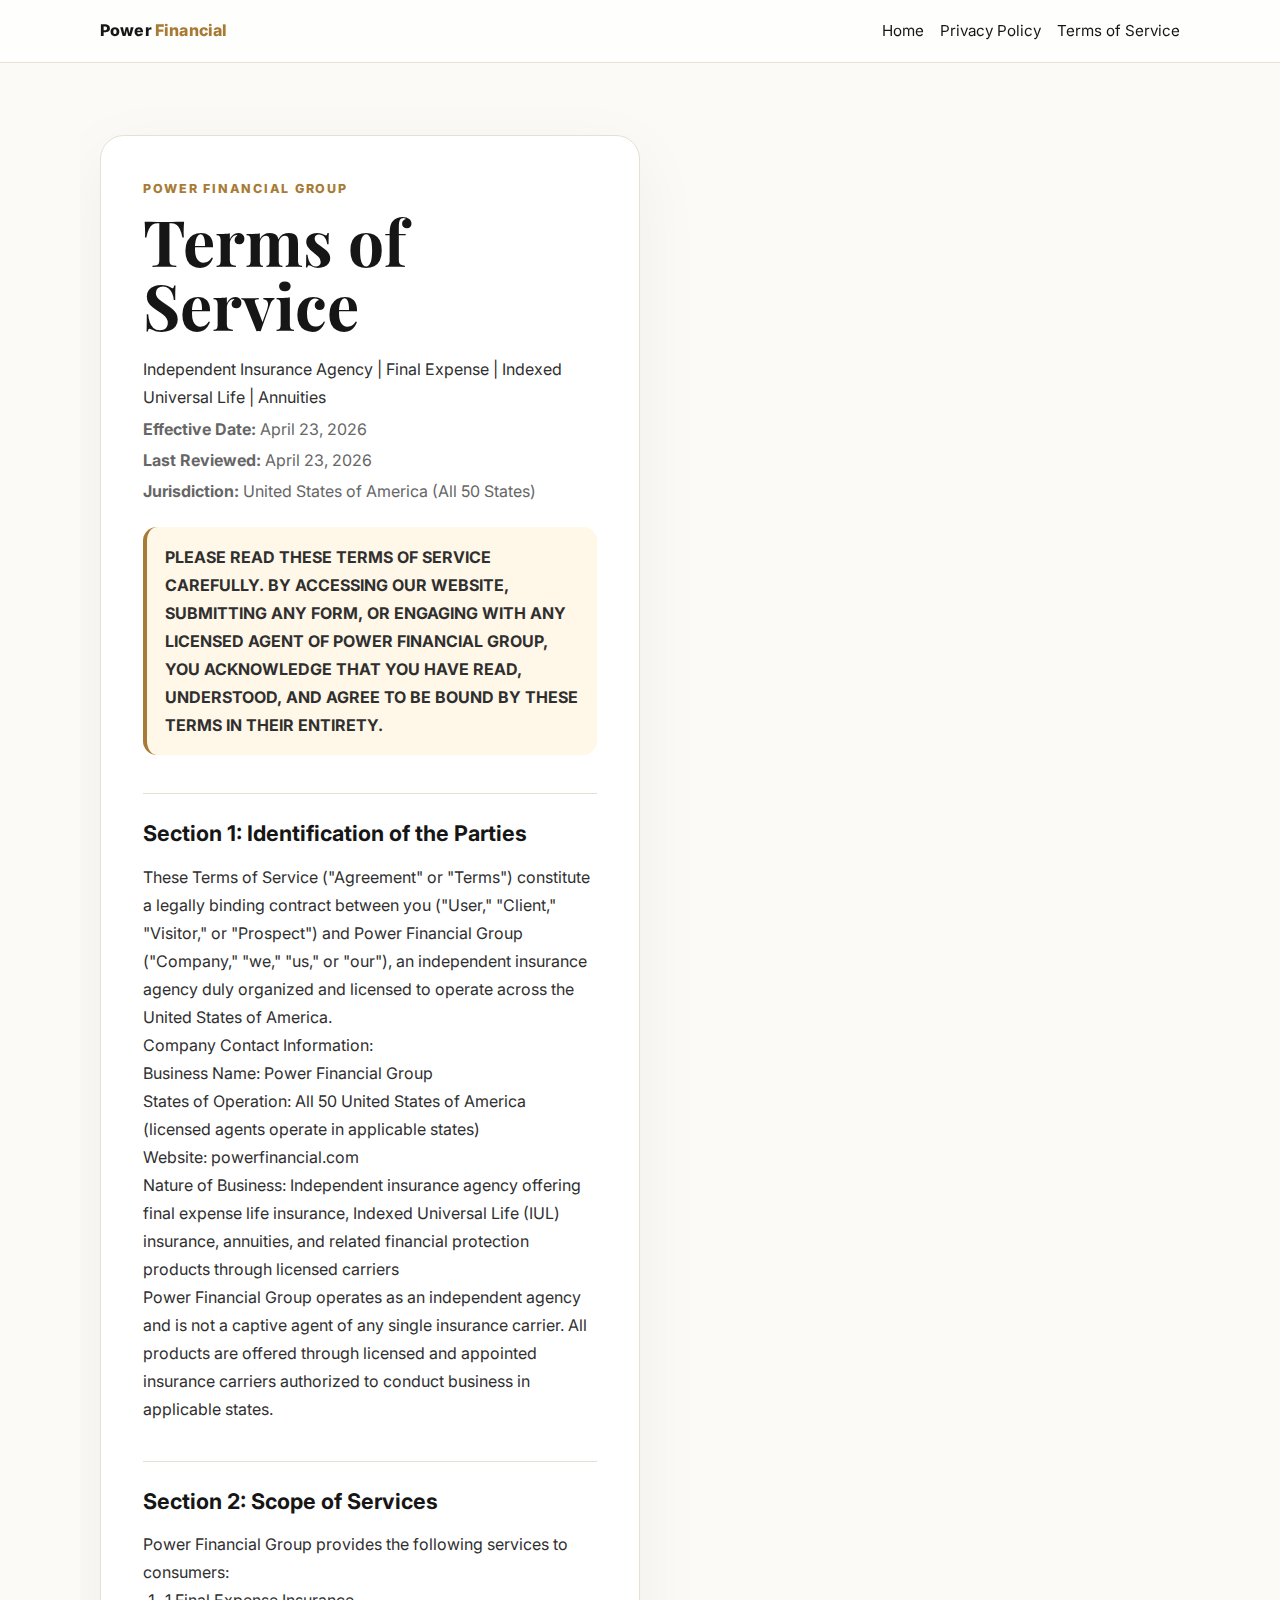
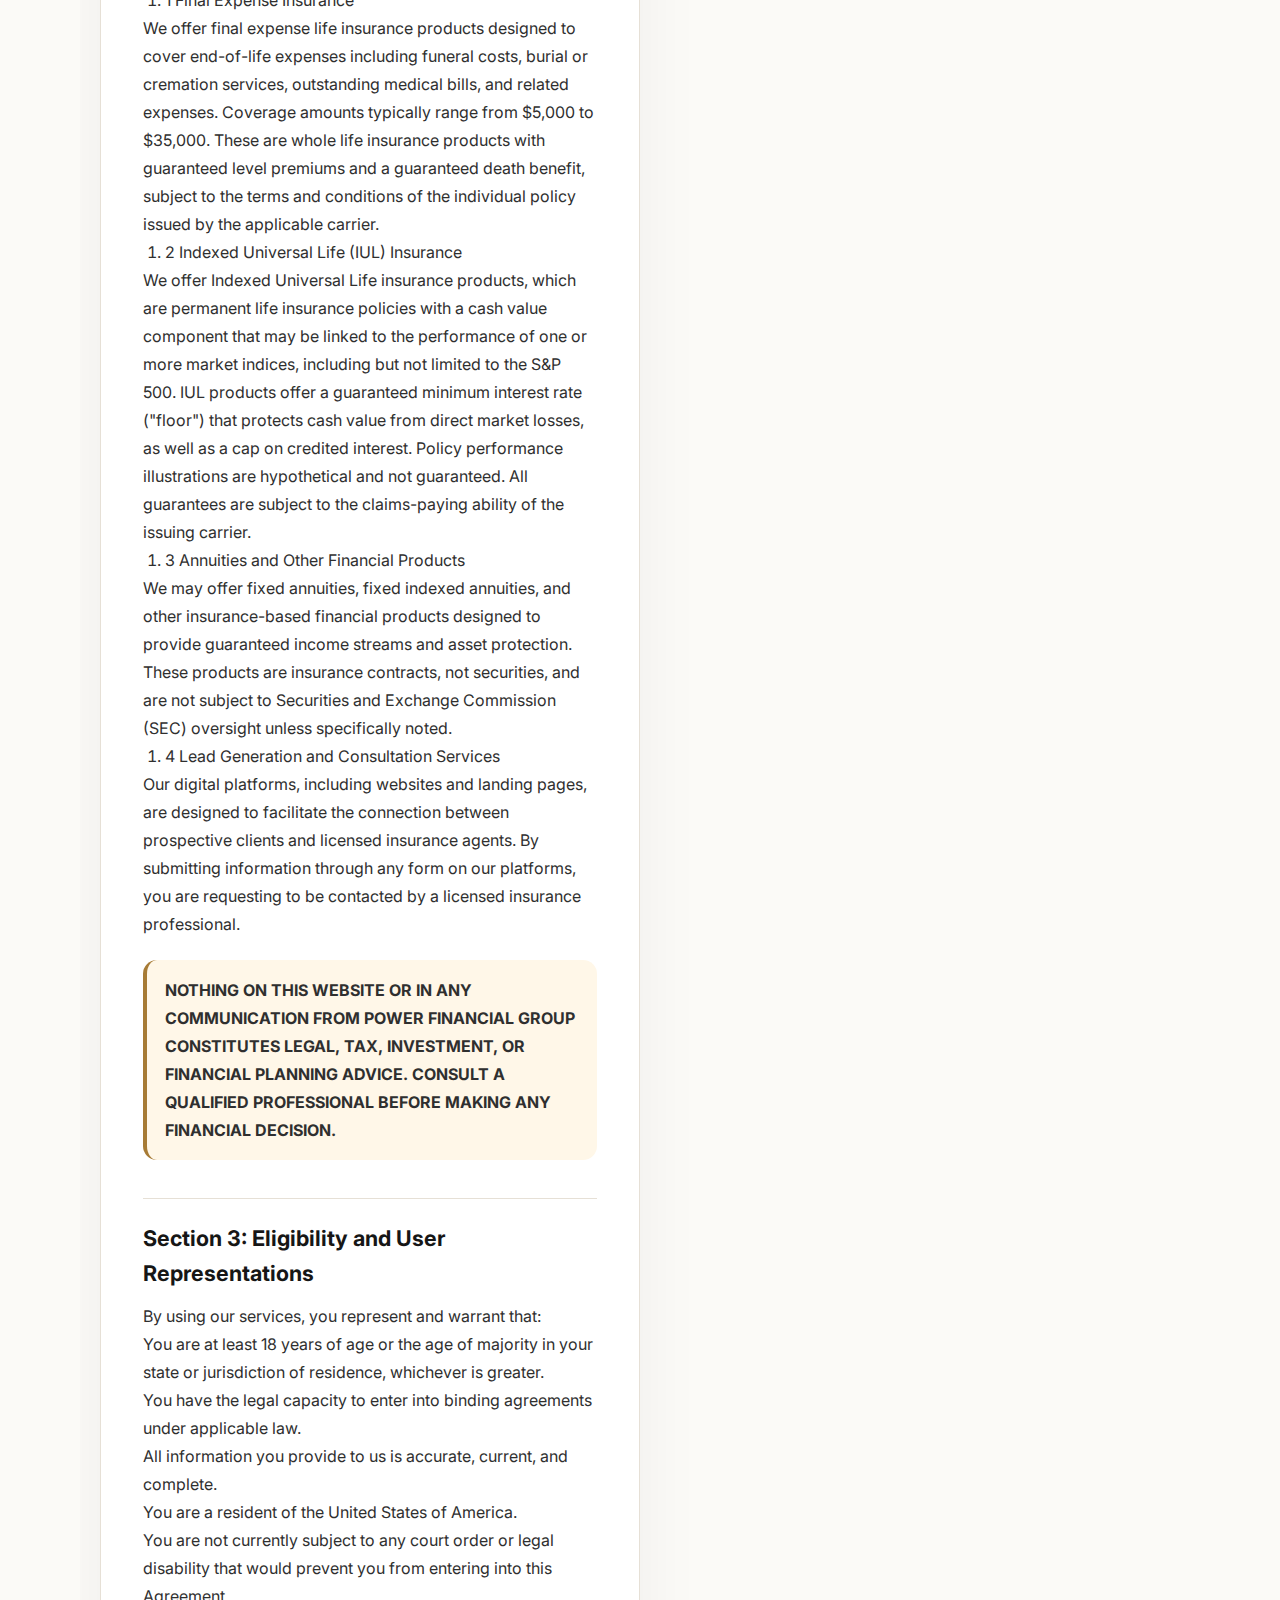
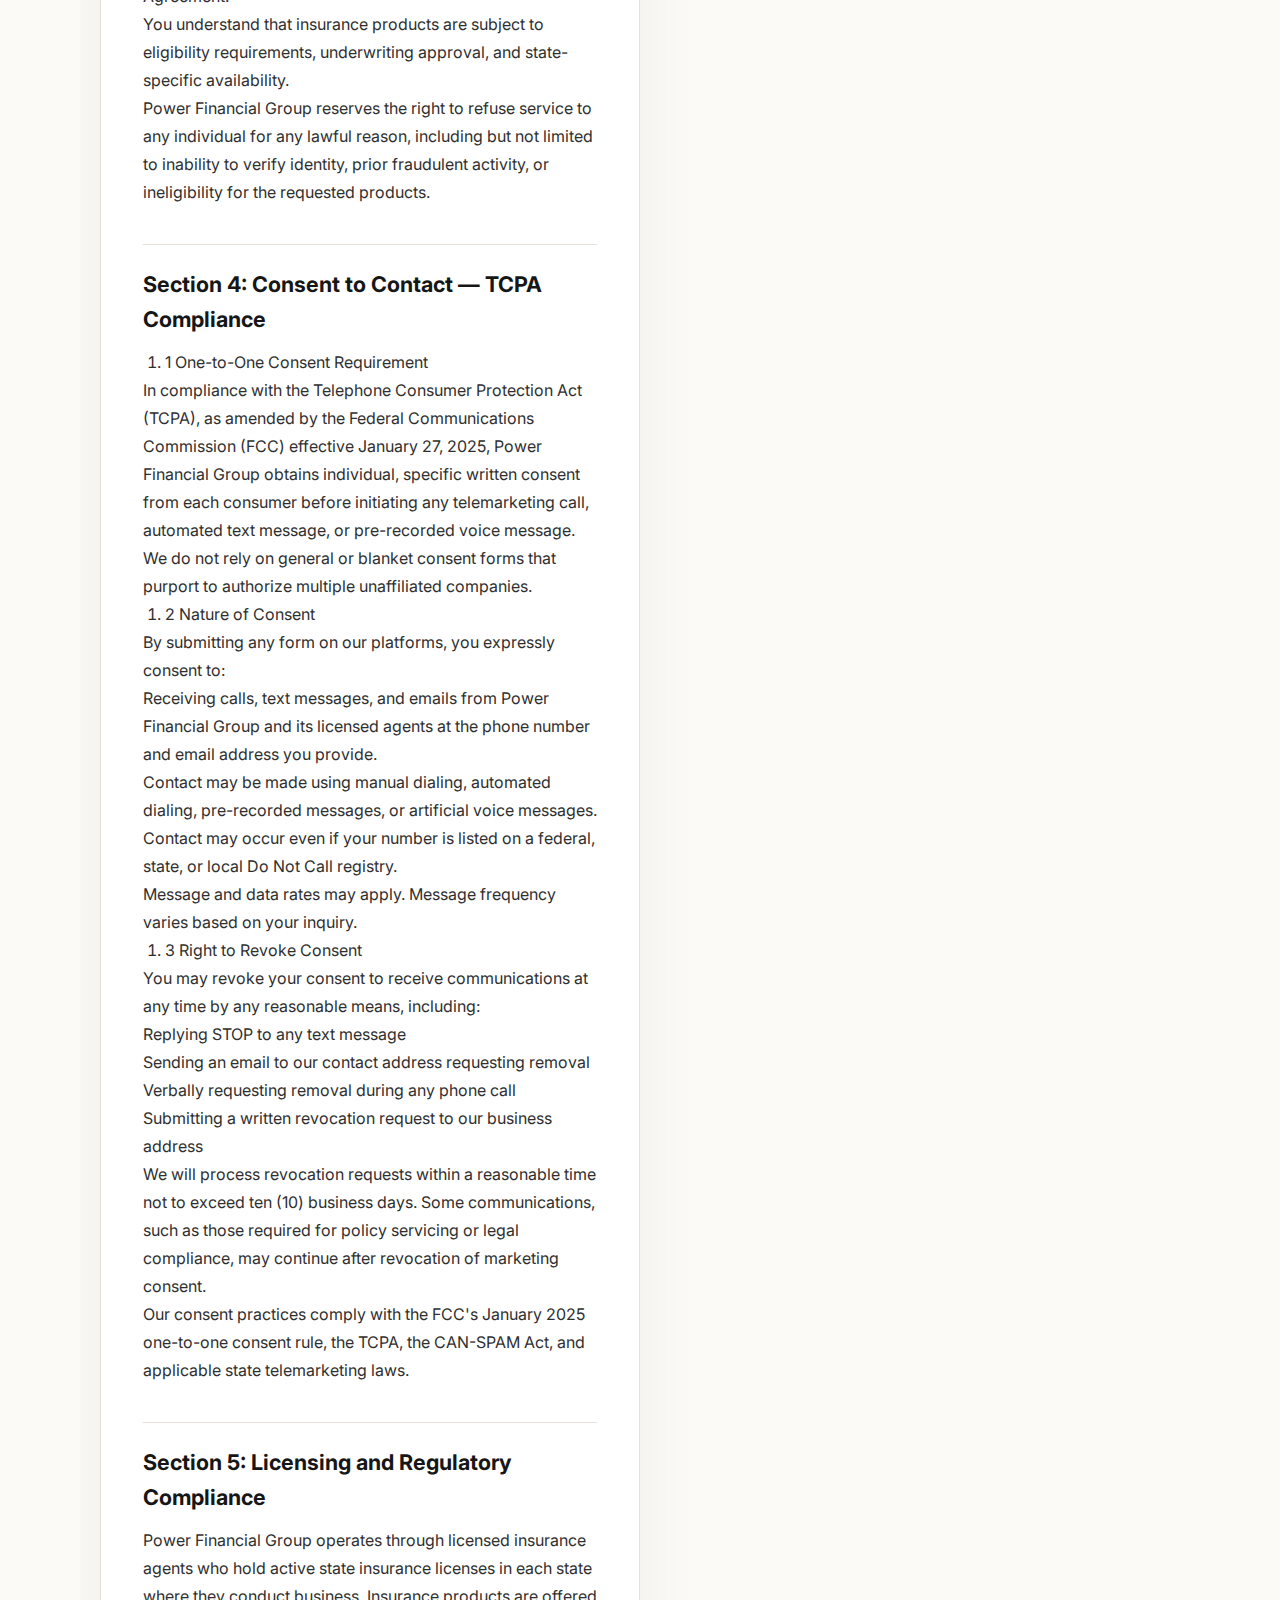
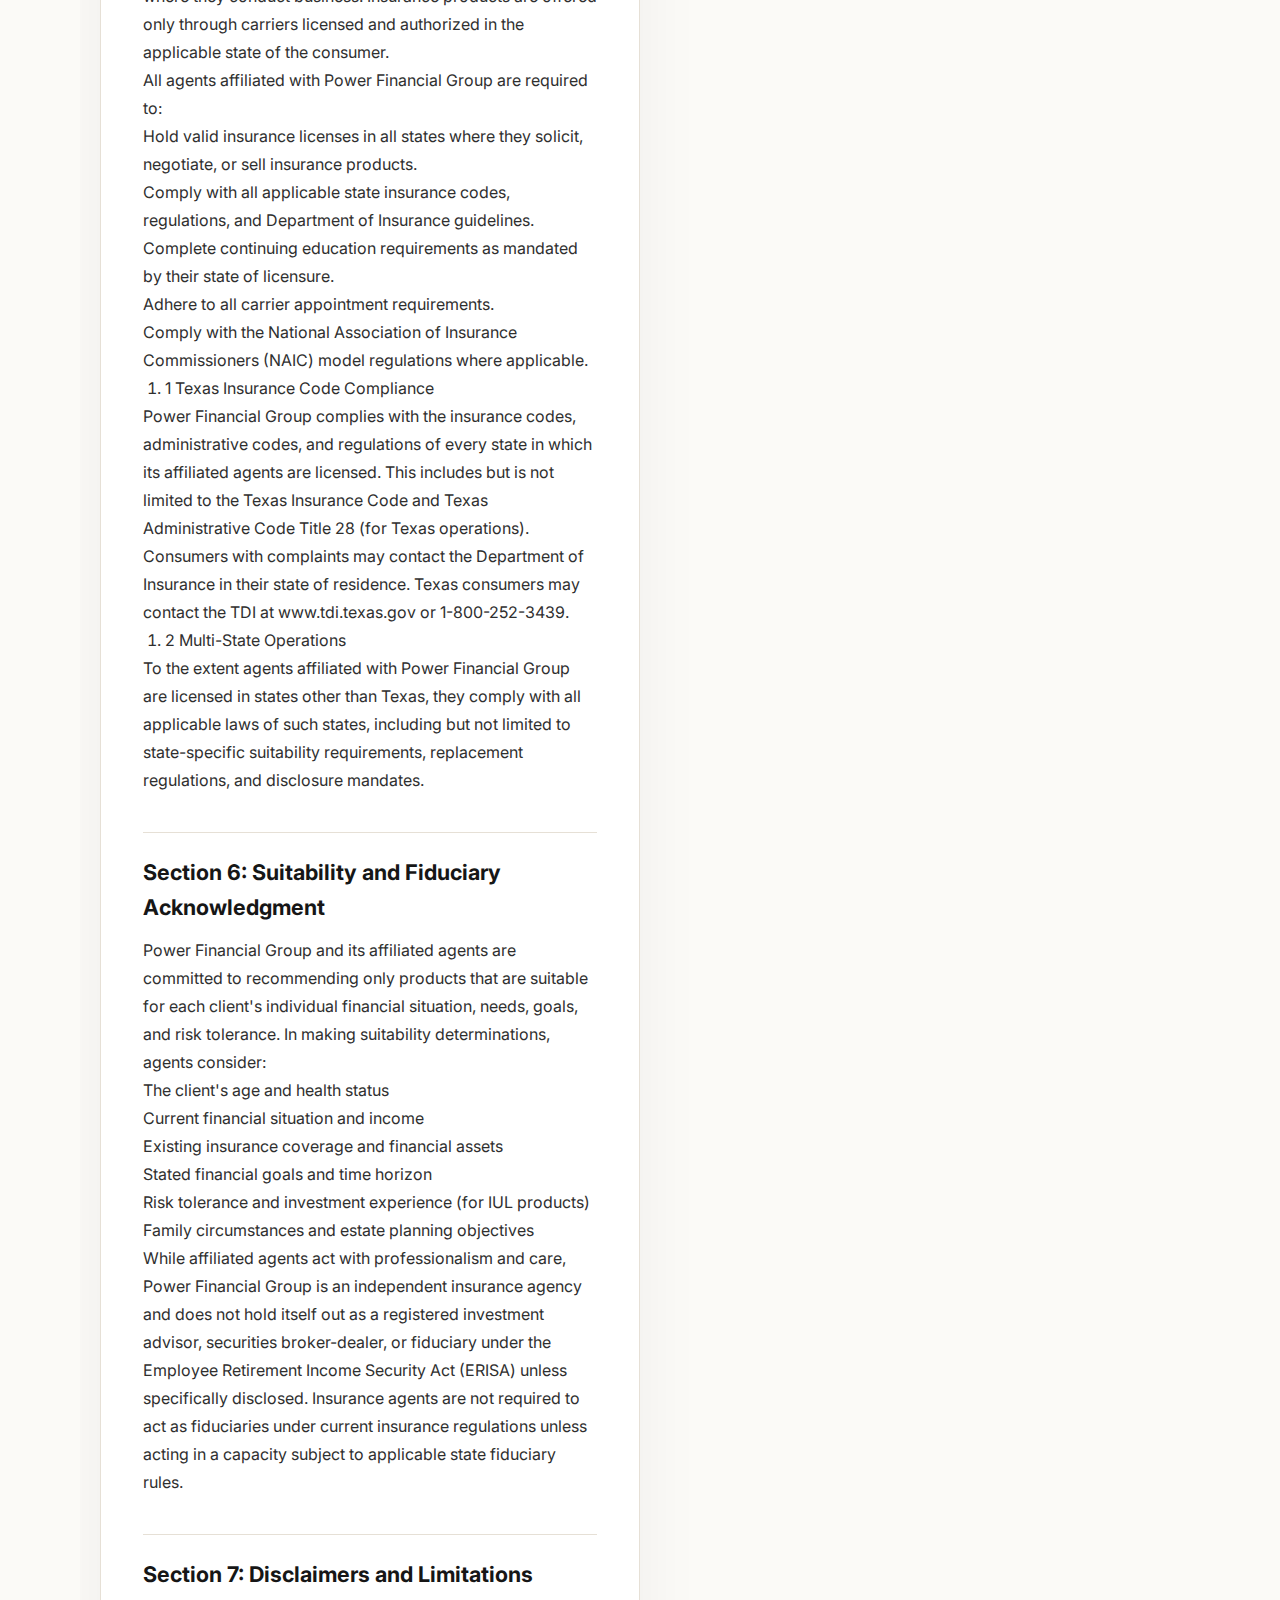
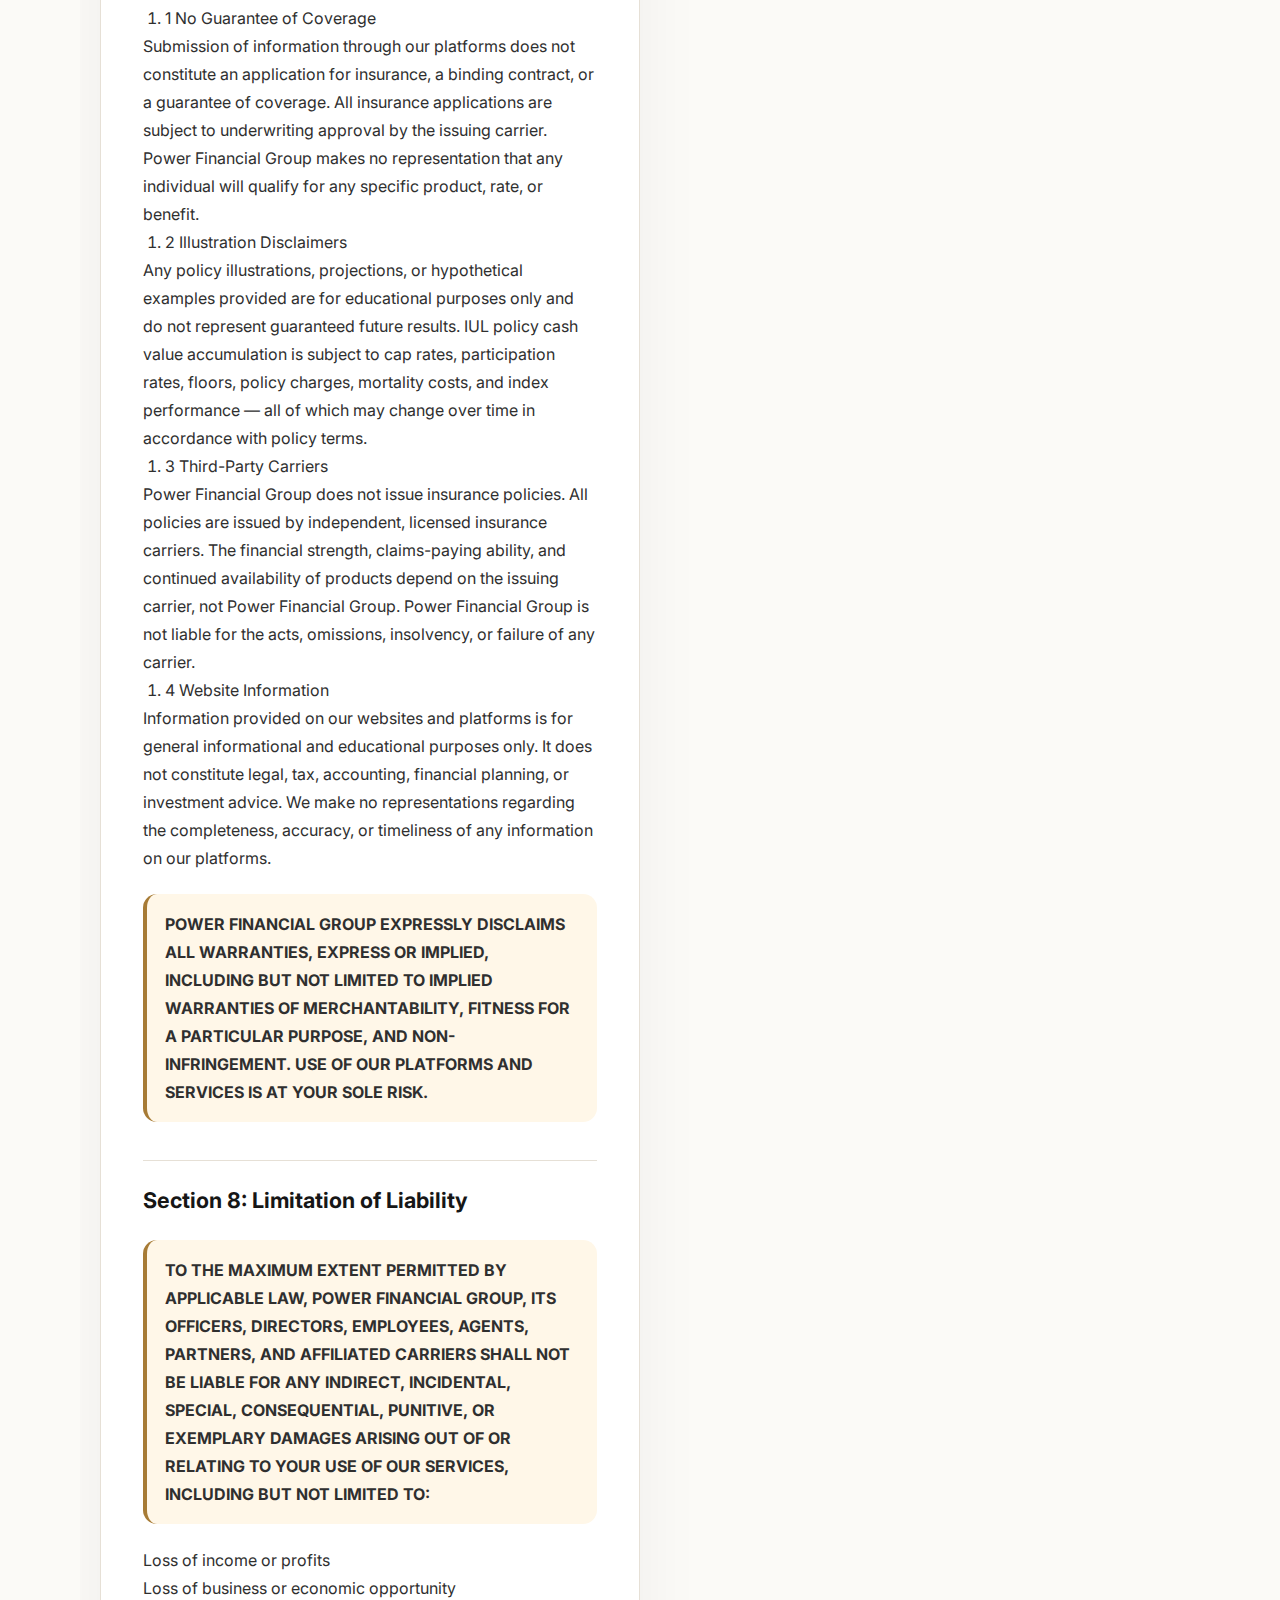
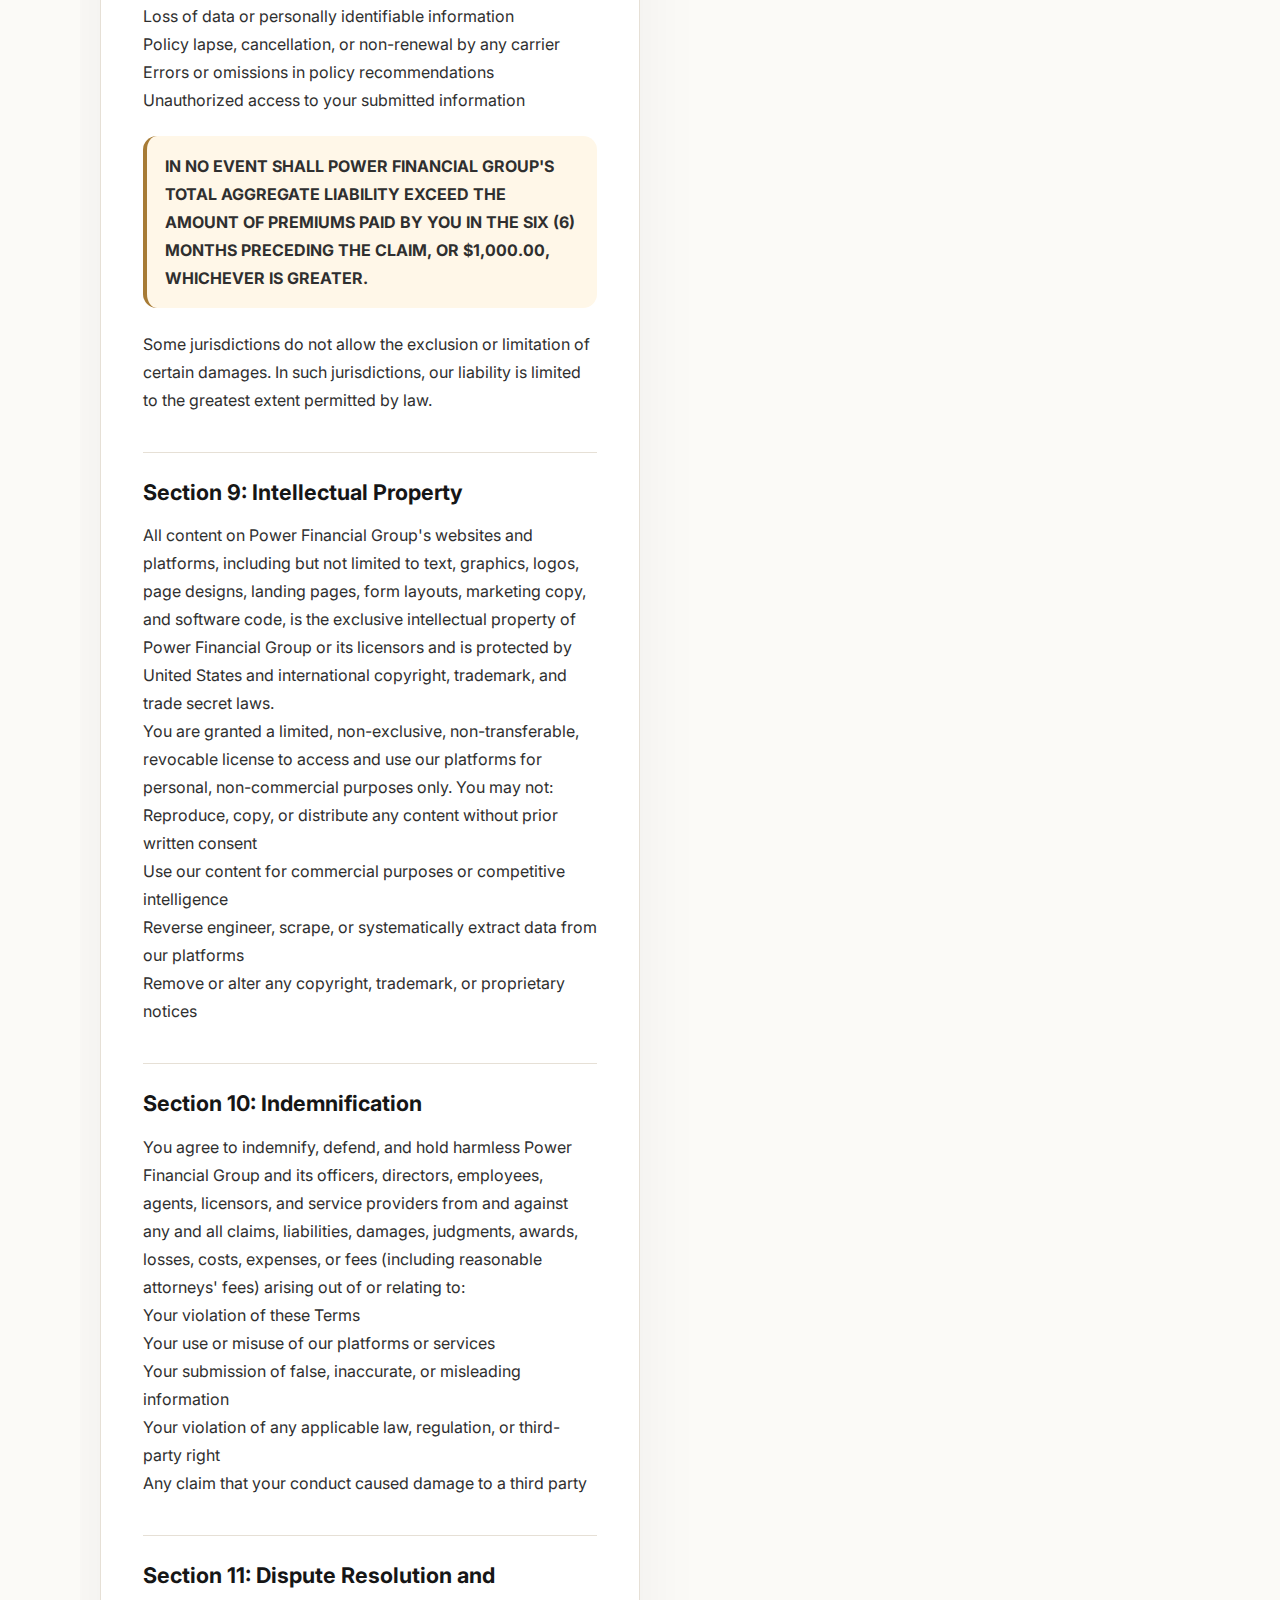
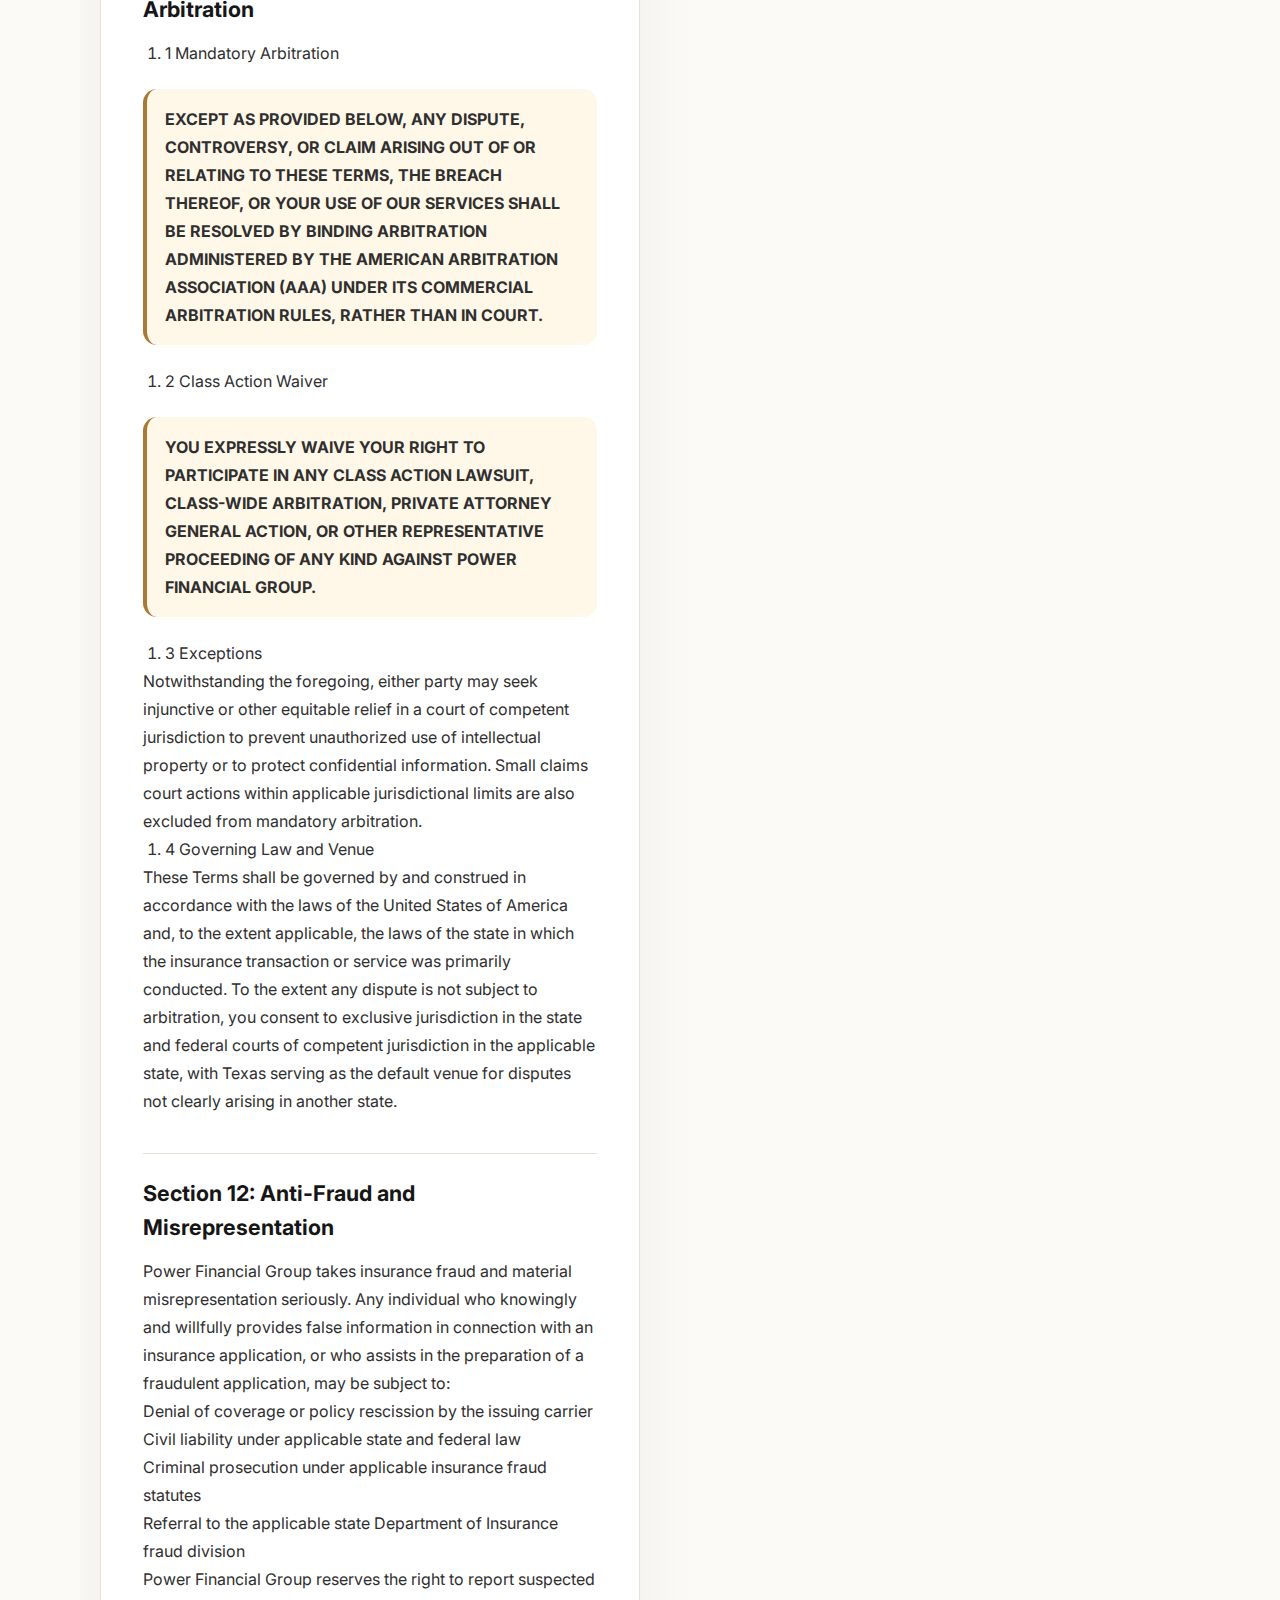
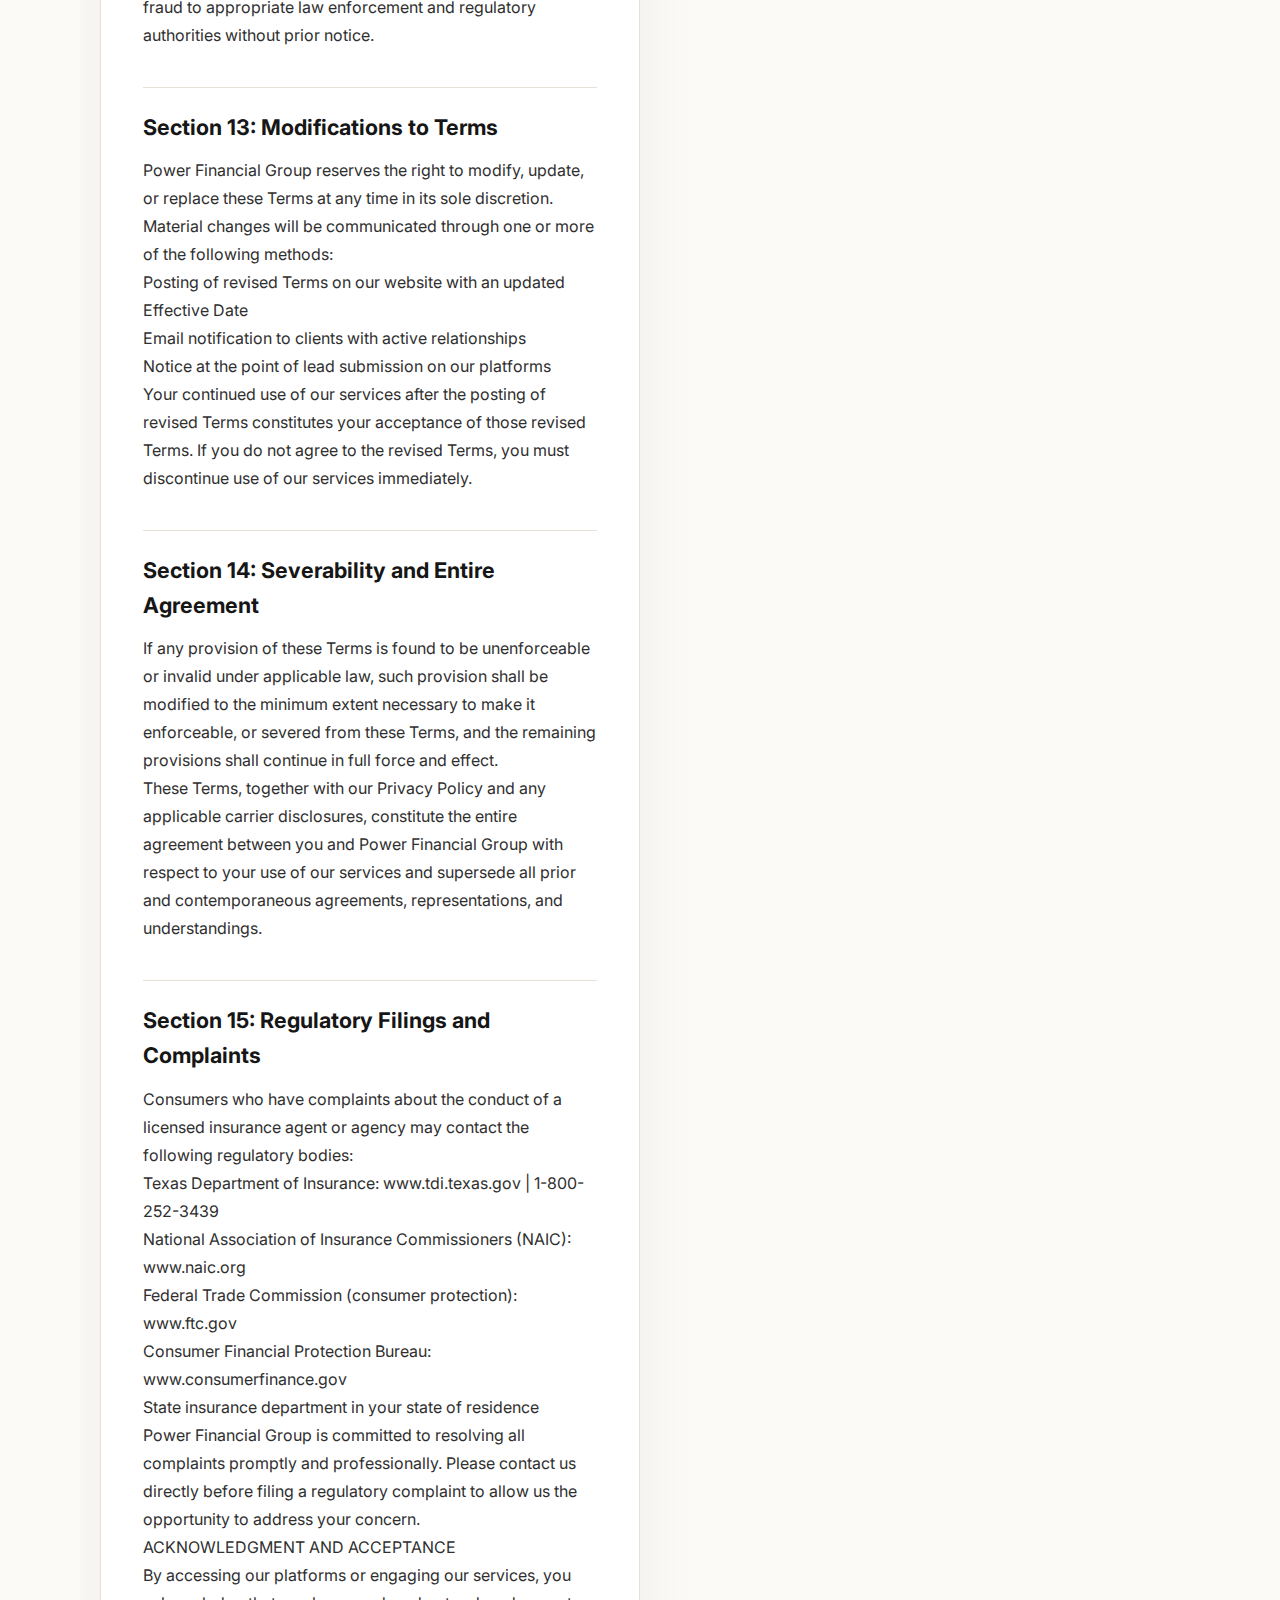
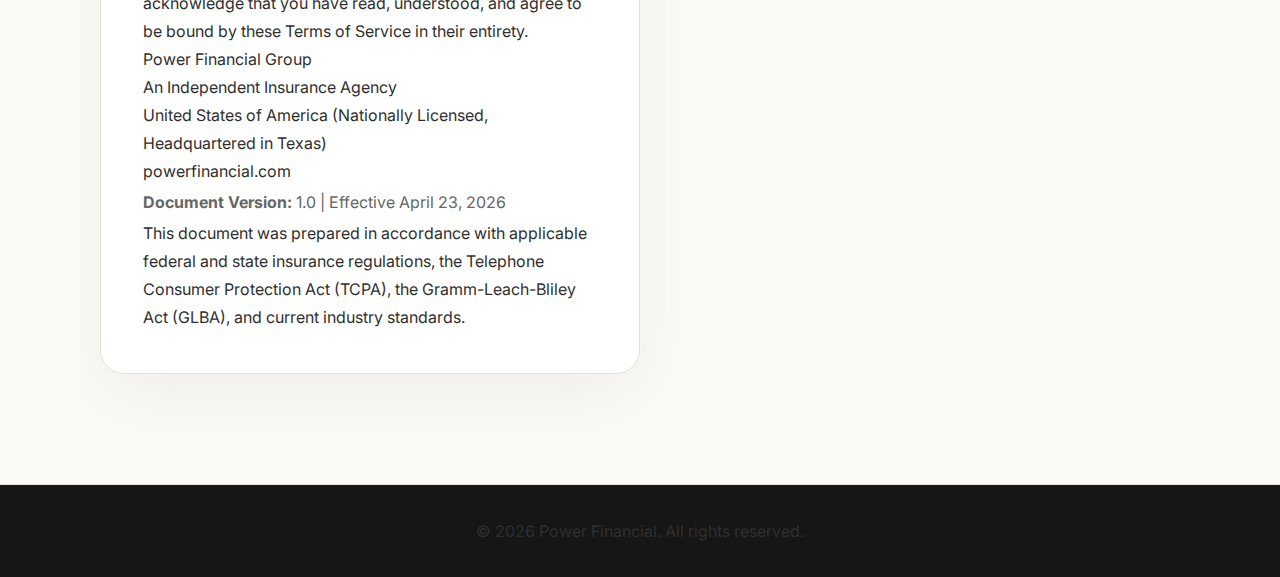
<file: terms.html>
<!DOCTYPE html>
<html lang="en">
<head>
  <meta charset="UTF-8" />
  <meta name="viewport" content="width=device-width, initial-scale=1.0" />
  <title>Terms of Service | Power Financial</title>
  <meta name="description" content="Power Financial Terms of Service" />
  <link rel="preconnect" href="https://fonts.googleapis.com" />
  <link rel="preconnect" href="https://fonts.gstatic.com" crossorigin />
  <link href="https://fonts.googleapis.com/css2?family=Inter:wght@400;500;600;700;800&family=Playfair+Display:wght@600;700&display=swap" rel="stylesheet" />
  <link rel="stylesheet" href="css/style.css" />
  <style>
    :root { --page-bg:#fbfaf7; --ink:#161616; --muted:#666; --line:#e6e0d6; --card:#fff; --accent:#a77b35; }
    body { margin:0; background:var(--page-bg); color:var(--ink); font-family:Inter, system-ui, -apple-system, BlinkMacSystemFont, "Segoe UI", sans-serif; }
    .legal-header { border-bottom:1px solid var(--line); background:rgba(255,255,255,.78); backdrop-filter:blur(10px); position:sticky; top:0; z-index:20; }
    .legal-nav { max-width:1120px; margin:0 auto; padding:18px 20px; display:flex; align-items:center; justify-content:space-between; gap:20px; }
    .brand { color:var(--ink); text-decoration:none; font-weight:800; letter-spacing:.01em; }
    .brand span { color:var(--accent); }
    .legal-links { display:flex; gap:16px; flex-wrap:wrap; }
    .legal-links a { color:var(--ink); text-decoration:none; font-size:.95rem; }
    .legal-links a:hover { color:var(--accent); }
    .hero { max-width:1120px; margin:0 auto; padding:72px 20px 30px; }
    .legal-card { max-width:980px; margin:0 auto 80px; background:var(--card); border:1px solid var(--line); border-radius:24px; box-shadow:0 20px 70px rgba(0,0,0,.05); padding:42px; }
    .eyebrow { text-transform:uppercase; letter-spacing:.14em; color:var(--accent); font-size:.78rem; font-weight:800; margin:0 0 10px; }
    h1 { font-family:"Playfair Display", Georgia, serif; font-size:clamp(2.4rem, 5vw, 4.5rem); line-height:1; margin:0 0 18px; }
    h2 { font-size:1.35rem; margin:38px 0 12px; padding-top:22px; border-top:1px solid var(--line); }
    h3 { font-size:1.05rem; margin:26px 0 10px; }
    p, li { font-size:1rem; line-height:1.75; color:#2f2f2f; }
    .meta { margin:.2rem 0; color:var(--muted); }
    .notice { border-left:4px solid var(--accent); background:#fff7e8; padding:16px 18px; border-radius:14px; margin:22px 0; }
    .notice p { margin:0; font-weight:700; }
    ol { padding-left:1.35rem; }
    .table-wrap { overflow-x:auto; margin:24px 0; border:1px solid var(--line); border-radius:16px; }
    table { width:100%; border-collapse:collapse; background:white; }
    th, td { text-align:left; vertical-align:top; padding:14px 16px; border-bottom:1px solid var(--line); line-height:1.55; }
    th { background:#f4efe6; font-weight:800; }
    tr:last-child td { border-bottom:0; }
    .legal-footer { border-top:1px solid var(--line); padding:32px 20px; text-align:center; color:var(--muted); }
    @media (max-width:700px) { .legal-card { padding:28px 20px; border-radius:18px; } .legal-nav { align-items:flex-start; flex-direction:column; } }
  </style>
</head>
<body>
  <header class="legal-header">
    <nav class="legal-nav">
      <a class="brand" href="index.html">Power <span>Financial</span></a>
      <div class="legal-links">
        <a href="index.html">Home</a>
        <a href="privacy.html">Privacy Policy</a>
        <a href="terms.html">Terms of Service</a>
      </div>
    </nav>
  </header>

  <main>
    <section class="hero">
      <article class="legal-card">
        <p class="eyebrow">POWER FINANCIAL GROUP</p>
        <h1>Terms of Service</h1>
        <p>Independent Insurance Agency | Final Expense | Indexed Universal Life | Annuities</p>
        <p class="meta"><strong>Effective Date:</strong> April 23, 2026</p>
        <p class="meta"><strong>Last Reviewed:</strong> April 23, 2026</p>
        <p class="meta"><strong>Jurisdiction:</strong> United States of America (All 50 States)</p>
        <div class="notice"><p>PLEASE READ THESE TERMS OF SERVICE CAREFULLY. BY ACCESSING OUR WEBSITE, SUBMITTING ANY FORM, OR ENGAGING WITH ANY LICENSED AGENT OF POWER FINANCIAL GROUP, YOU ACKNOWLEDGE THAT YOU HAVE READ, UNDERSTOOD, AND AGREE TO BE BOUND BY THESE TERMS IN THEIR ENTIRETY.</p></div>
        <h2>Section 1: Identification of the Parties</h2>
        <p>These Terms of Service (&quot;Agreement&quot; or &quot;Terms&quot;) constitute a legally binding contract between you (&quot;User,&quot; &quot;Client,&quot; &quot;Visitor,&quot; or &quot;Prospect&quot;) and Power Financial Group (&quot;Company,&quot; &quot;we,&quot; &quot;us,&quot; or &quot;our&quot;), an independent insurance agency duly organized and licensed to operate across the United States of America.</p>
        <p>Company Contact Information:</p>
        <p>Business Name: Power Financial Group</p>
        <p>States of Operation: All 50 United States of America (licensed agents operate in applicable states)</p>
        <p>Website: powerfinancial.com</p>
        <p>Nature of Business: Independent insurance agency offering final expense life insurance, Indexed Universal Life (IUL) insurance, annuities, and related financial protection products through licensed carriers</p>
        <p>Power Financial Group operates as an independent agency and is not a captive agent of any single insurance carrier. All products are offered through licensed and appointed insurance carriers authorized to conduct business in applicable states.</p>
        <h2>Section 2: Scope of Services</h2>
        <p>Power Financial Group provides the following services to consumers:</p>
        <ol>
        <li>1 Final Expense Insurance</li>
        </ol>
        <p>We offer final expense life insurance products designed to cover end-of-life expenses including funeral costs, burial or cremation services, outstanding medical bills, and related expenses. Coverage amounts typically range from $5,000 to $35,000. These are whole life insurance products with guaranteed level premiums and a guaranteed death benefit, subject to the terms and conditions of the individual policy issued by the applicable carrier.</p>
        <ol>
        <li>2 Indexed Universal Life (IUL) Insurance</li>
        </ol>
        <p>We offer Indexed Universal Life insurance products, which are permanent life insurance policies with a cash value component that may be linked to the performance of one or more market indices, including but not limited to the S&amp;P 500. IUL products offer a guaranteed minimum interest rate (&quot;floor&quot;) that protects cash value from direct market losses, as well as a cap on credited interest. Policy performance illustrations are hypothetical and not guaranteed. All guarantees are subject to the claims-paying ability of the issuing carrier.</p>
        <ol>
        <li>3 Annuities and Other Financial Products</li>
        </ol>
        <p>We may offer fixed annuities, fixed indexed annuities, and other insurance-based financial products designed to provide guaranteed income streams and asset protection. These products are insurance contracts, not securities, and are not subject to Securities and Exchange Commission (SEC) oversight unless specifically noted.</p>
        <ol>
        <li>4 Lead Generation and Consultation Services</li>
        </ol>
        <p>Our digital platforms, including websites and landing pages, are designed to facilitate the connection between prospective clients and licensed insurance agents. By submitting information through any form on our platforms, you are requesting to be contacted by a licensed insurance professional.</p>
        <div class="notice"><p>NOTHING ON THIS WEBSITE OR IN ANY COMMUNICATION FROM POWER FINANCIAL GROUP CONSTITUTES LEGAL, TAX, INVESTMENT, OR FINANCIAL PLANNING ADVICE. CONSULT A QUALIFIED PROFESSIONAL BEFORE MAKING ANY FINANCIAL DECISION.</p></div>
        <h2>Section 3: Eligibility and User Representations</h2>
        <p>By using our services, you represent and warrant that:</p>
        <p>You are at least 18 years of age or the age of majority in your state or jurisdiction of residence, whichever is greater.</p>
        <p>You have the legal capacity to enter into binding agreements under applicable law.</p>
        <p>All information you provide to us is accurate, current, and complete.</p>
        <p>You are a resident of the United States of America.</p>
        <p>You are not currently subject to any court order or legal disability that would prevent you from entering into this Agreement.</p>
        <p>You understand that insurance products are subject to eligibility requirements, underwriting approval, and state-specific availability.</p>
        <p>Power Financial Group reserves the right to refuse service to any individual for any lawful reason, including but not limited to inability to verify identity, prior fraudulent activity, or ineligibility for the requested products.</p>
        <h2>Section 4: Consent to Contact — TCPA Compliance</h2>
        <ol>
        <li>1 One-to-One Consent Requirement</li>
        </ol>
        <p>In compliance with the Telephone Consumer Protection Act (TCPA), as amended by the Federal Communications Commission (FCC) effective January 27, 2025, Power Financial Group obtains individual, specific written consent from each consumer before initiating any telemarketing call, automated text message, or pre-recorded voice message. We do not rely on general or blanket consent forms that purport to authorize multiple unaffiliated companies.</p>
        <ol>
        <li>2 Nature of Consent</li>
        </ol>
        <p>By submitting any form on our platforms, you expressly consent to:</p>
        <p>Receiving calls, text messages, and emails from Power Financial Group and its licensed agents at the phone number and email address you provide.</p>
        <p>Contact may be made using manual dialing, automated dialing, pre-recorded messages, or artificial voice messages.</p>
        <p>Contact may occur even if your number is listed on a federal, state, or local Do Not Call registry.</p>
        <p>Message and data rates may apply. Message frequency varies based on your inquiry.</p>
        <ol>
        <li>3 Right to Revoke Consent</li>
        </ol>
        <p>You may revoke your consent to receive communications at any time by any reasonable means, including:</p>
        <p>Replying STOP to any text message</p>
        <p>Sending an email to our contact address requesting removal</p>
        <p>Verbally requesting removal during any phone call</p>
        <p>Submitting a written revocation request to our business address</p>
        <p>We will process revocation requests within a reasonable time not to exceed ten (10) business days. Some communications, such as those required for policy servicing or legal compliance, may continue after revocation of marketing consent.</p>
        <p>Our consent practices comply with the FCC&#x27;s January 2025 one-to-one consent rule, the TCPA, the CAN-SPAM Act, and applicable state telemarketing laws.</p>
        <h2>Section 5: Licensing and Regulatory Compliance</h2>
        <p>Power Financial Group operates through licensed insurance agents who hold active state insurance licenses in each state where they conduct business. Insurance products are offered only through carriers licensed and authorized in the applicable state of the consumer.</p>
        <p>All agents affiliated with Power Financial Group are required to:</p>
        <p>Hold valid insurance licenses in all states where they solicit, negotiate, or sell insurance products.</p>
        <p>Comply with all applicable state insurance codes, regulations, and Department of Insurance guidelines.</p>
        <p>Complete continuing education requirements as mandated by their state of licensure.</p>
        <p>Adhere to all carrier appointment requirements.</p>
        <p>Comply with the National Association of Insurance Commissioners (NAIC) model regulations where applicable.</p>
        <ol>
        <li>1 Texas Insurance Code Compliance</li>
        </ol>
        <p>Power Financial Group complies with the insurance codes, administrative codes, and regulations of every state in which its affiliated agents are licensed. This includes but is not limited to the Texas Insurance Code and Texas Administrative Code Title 28 (for Texas operations). Consumers with complaints may contact the Department of Insurance in their state of residence. Texas consumers may contact the TDI at www.tdi.texas.gov or 1-800-252-3439.</p>
        <ol>
        <li>2 Multi-State Operations</li>
        </ol>
        <p>To the extent agents affiliated with Power Financial Group are licensed in states other than Texas, they comply with all applicable laws of such states, including but not limited to state-specific suitability requirements, replacement regulations, and disclosure mandates.</p>
        <h2>Section 6: Suitability and Fiduciary Acknowledgment</h2>
        <p>Power Financial Group and its affiliated agents are committed to recommending only products that are suitable for each client&#x27;s individual financial situation, needs, goals, and risk tolerance. In making suitability determinations, agents consider:</p>
        <p>The client&#x27;s age and health status</p>
        <p>Current financial situation and income</p>
        <p>Existing insurance coverage and financial assets</p>
        <p>Stated financial goals and time horizon</p>
        <p>Risk tolerance and investment experience (for IUL products)</p>
        <p>Family circumstances and estate planning objectives</p>
        <p>While affiliated agents act with professionalism and care, Power Financial Group is an independent insurance agency and does not hold itself out as a registered investment advisor, securities broker-dealer, or fiduciary under the Employee Retirement Income Security Act (ERISA) unless specifically disclosed. Insurance agents are not required to act as fiduciaries under current insurance regulations unless acting in a capacity subject to applicable state fiduciary rules.</p>
        <h2>Section 7: Disclaimers and Limitations</h2>
        <ol>
        <li>1 No Guarantee of Coverage</li>
        </ol>
        <p>Submission of information through our platforms does not constitute an application for insurance, a binding contract, or a guarantee of coverage. All insurance applications are subject to underwriting approval by the issuing carrier. Power Financial Group makes no representation that any individual will qualify for any specific product, rate, or benefit.</p>
        <ol>
        <li>2 Illustration Disclaimers</li>
        </ol>
        <p>Any policy illustrations, projections, or hypothetical examples provided are for educational purposes only and do not represent guaranteed future results. IUL policy cash value accumulation is subject to cap rates, participation rates, floors, policy charges, mortality costs, and index performance — all of which may change over time in accordance with policy terms.</p>
        <ol>
        <li>3 Third-Party Carriers</li>
        </ol>
        <p>Power Financial Group does not issue insurance policies. All policies are issued by independent, licensed insurance carriers. The financial strength, claims-paying ability, and continued availability of products depend on the issuing carrier, not Power Financial Group. Power Financial Group is not liable for the acts, omissions, insolvency, or failure of any carrier.</p>
        <ol>
        <li>4 Website Information</li>
        </ol>
        <p>Information provided on our websites and platforms is for general informational and educational purposes only. It does not constitute legal, tax, accounting, financial planning, or investment advice. We make no representations regarding the completeness, accuracy, or timeliness of any information on our platforms.</p>
        <div class="notice"><p>POWER FINANCIAL GROUP EXPRESSLY DISCLAIMS ALL WARRANTIES, EXPRESS OR IMPLIED, INCLUDING BUT NOT LIMITED TO IMPLIED WARRANTIES OF MERCHANTABILITY, FITNESS FOR A PARTICULAR PURPOSE, AND NON-INFRINGEMENT. USE OF OUR PLATFORMS AND SERVICES IS AT YOUR SOLE RISK.</p></div>
        <h2>Section 8: Limitation of Liability</h2>
        <div class="notice"><p>TO THE MAXIMUM EXTENT PERMITTED BY APPLICABLE LAW, POWER FINANCIAL GROUP, ITS OFFICERS, DIRECTORS, EMPLOYEES, AGENTS, PARTNERS, AND AFFILIATED CARRIERS SHALL NOT BE LIABLE FOR ANY INDIRECT, INCIDENTAL, SPECIAL, CONSEQUENTIAL, PUNITIVE, OR EXEMPLARY DAMAGES ARISING OUT OF OR RELATING TO YOUR USE OF OUR SERVICES, INCLUDING BUT NOT LIMITED TO:</p></div>
        <p>Loss of income or profits</p>
        <p>Loss of business or economic opportunity</p>
        <p>Loss of data or personally identifiable information</p>
        <p>Policy lapse, cancellation, or non-renewal by any carrier</p>
        <p>Errors or omissions in policy recommendations</p>
        <p>Unauthorized access to your submitted information</p>
        <div class="notice"><p>IN NO EVENT SHALL POWER FINANCIAL GROUP&#x27;S TOTAL AGGREGATE LIABILITY EXCEED THE AMOUNT OF PREMIUMS PAID BY YOU IN THE SIX (6) MONTHS PRECEDING THE CLAIM, OR $1,000.00, WHICHEVER IS GREATER.</p></div>
        <p>Some jurisdictions do not allow the exclusion or limitation of certain damages. In such jurisdictions, our liability is limited to the greatest extent permitted by law.</p>
        <h2>Section 9: Intellectual Property</h2>
        <p>All content on Power Financial Group&#x27;s websites and platforms, including but not limited to text, graphics, logos, page designs, landing pages, form layouts, marketing copy, and software code, is the exclusive intellectual property of Power Financial Group or its licensors and is protected by United States and international copyright, trademark, and trade secret laws.</p>
        <p>You are granted a limited, non-exclusive, non-transferable, revocable license to access and use our platforms for personal, non-commercial purposes only. You may not:</p>
        <p>Reproduce, copy, or distribute any content without prior written consent</p>
        <p>Use our content for commercial purposes or competitive intelligence</p>
        <p>Reverse engineer, scrape, or systematically extract data from our platforms</p>
        <p>Remove or alter any copyright, trademark, or proprietary notices</p>
        <h2>Section 10: Indemnification</h2>
        <p>You agree to indemnify, defend, and hold harmless Power Financial Group and its officers, directors, employees, agents, licensors, and service providers from and against any and all claims, liabilities, damages, judgments, awards, losses, costs, expenses, or fees (including reasonable attorneys&#x27; fees) arising out of or relating to:</p>
        <p>Your violation of these Terms</p>
        <p>Your use or misuse of our platforms or services</p>
        <p>Your submission of false, inaccurate, or misleading information</p>
        <p>Your violation of any applicable law, regulation, or third-party right</p>
        <p>Any claim that your conduct caused damage to a third party</p>
        <h2>Section 11: Dispute Resolution and Arbitration</h2>
        <ol>
        <li>1 Mandatory Arbitration</li>
        </ol>
        <div class="notice"><p>EXCEPT AS PROVIDED BELOW, ANY DISPUTE, CONTROVERSY, OR CLAIM ARISING OUT OF OR RELATING TO THESE TERMS, THE BREACH THEREOF, OR YOUR USE OF OUR SERVICES SHALL BE RESOLVED BY BINDING ARBITRATION ADMINISTERED BY THE AMERICAN ARBITRATION ASSOCIATION (AAA) UNDER ITS COMMERCIAL ARBITRATION RULES, RATHER THAN IN COURT.</p></div>
        <ol>
        <li>2 Class Action Waiver</li>
        </ol>
        <div class="notice"><p>YOU EXPRESSLY WAIVE YOUR RIGHT TO PARTICIPATE IN ANY CLASS ACTION LAWSUIT, CLASS-WIDE ARBITRATION, PRIVATE ATTORNEY GENERAL ACTION, OR OTHER REPRESENTATIVE PROCEEDING OF ANY KIND AGAINST POWER FINANCIAL GROUP.</p></div>
        <ol>
        <li>3 Exceptions</li>
        </ol>
        <p>Notwithstanding the foregoing, either party may seek injunctive or other equitable relief in a court of competent jurisdiction to prevent unauthorized use of intellectual property or to protect confidential information. Small claims court actions within applicable jurisdictional limits are also excluded from mandatory arbitration.</p>
        <ol>
        <li>4 Governing Law and Venue</li>
        </ol>
        <p>These Terms shall be governed by and construed in accordance with the laws of the United States of America and, to the extent applicable, the laws of the state in which the insurance transaction or service was primarily conducted. To the extent any dispute is not subject to arbitration, you consent to exclusive jurisdiction in the state and federal courts of competent jurisdiction in the applicable state, with Texas serving as the default venue for disputes not clearly arising in another state.</p>
        <h2>Section 12: Anti-Fraud and Misrepresentation</h2>
        <p>Power Financial Group takes insurance fraud and material misrepresentation seriously. Any individual who knowingly and willfully provides false information in connection with an insurance application, or who assists in the preparation of a fraudulent application, may be subject to:</p>
        <p>Denial of coverage or policy rescission by the issuing carrier</p>
        <p>Civil liability under applicable state and federal law</p>
        <p>Criminal prosecution under applicable insurance fraud statutes</p>
        <p>Referral to the applicable state Department of Insurance fraud division</p>
        <p>Power Financial Group reserves the right to report suspected fraud to appropriate law enforcement and regulatory authorities without prior notice.</p>
        <h2>Section 13: Modifications to Terms</h2>
        <p>Power Financial Group reserves the right to modify, update, or replace these Terms at any time in its sole discretion. Material changes will be communicated through one or more of the following methods:</p>
        <p>Posting of revised Terms on our website with an updated Effective Date</p>
        <p>Email notification to clients with active relationships</p>
        <p>Notice at the point of lead submission on our platforms</p>
        <p>Your continued use of our services after the posting of revised Terms constitutes your acceptance of those revised Terms. If you do not agree to the revised Terms, you must discontinue use of our services immediately.</p>
        <h2>Section 14: Severability and Entire Agreement</h2>
        <p>If any provision of these Terms is found to be unenforceable or invalid under applicable law, such provision shall be modified to the minimum extent necessary to make it enforceable, or severed from these Terms, and the remaining provisions shall continue in full force and effect.</p>
        <p>These Terms, together with our Privacy Policy and any applicable carrier disclosures, constitute the entire agreement between you and Power Financial Group with respect to your use of our services and supersede all prior and contemporaneous agreements, representations, and understandings.</p>
        <h2>Section 15: Regulatory Filings and Complaints</h2>
        <p>Consumers who have complaints about the conduct of a licensed insurance agent or agency may contact the following regulatory bodies:</p>
        <p>Texas Department of Insurance: www.tdi.texas.gov | 1-800-252-3439</p>
        <p>National Association of Insurance Commissioners (NAIC): www.naic.org</p>
        <p>Federal Trade Commission (consumer protection): www.ftc.gov</p>
        <p>Consumer Financial Protection Bureau: www.consumerfinance.gov</p>
        <p>State insurance department in your state of residence</p>
        <p>Power Financial Group is committed to resolving all complaints promptly and professionally. Please contact us directly before filing a regulatory complaint to allow us the opportunity to address your concern.</p>
        <p>ACKNOWLEDGMENT AND ACCEPTANCE</p>
        <p>By accessing our platforms or engaging our services, you acknowledge that you have read, understood, and agree to be bound by these Terms of Service in their entirety.</p>
        <p>Power Financial Group</p>
        <p>An Independent Insurance Agency</p>
        <p>United States of America (Nationally Licensed, Headquartered in Texas)</p>
        <p>powerfinancial.com</p>
        <p class="meta"><strong>Document Version:</strong> 1.0 | Effective April 23, 2026</p>
        <p>This document was prepared in accordance with applicable federal and state insurance regulations, the Telephone Consumer Protection Act (TCPA), the Gramm-Leach-Bliley Act (GLBA), and current industry standards.</p>
      </article>
    </section>
  </main>

  <footer class="legal-footer">
    <p>&copy; 2026 Power Financial. All rights reserved.</p>
  </footer>
</body>
</html>
</file>
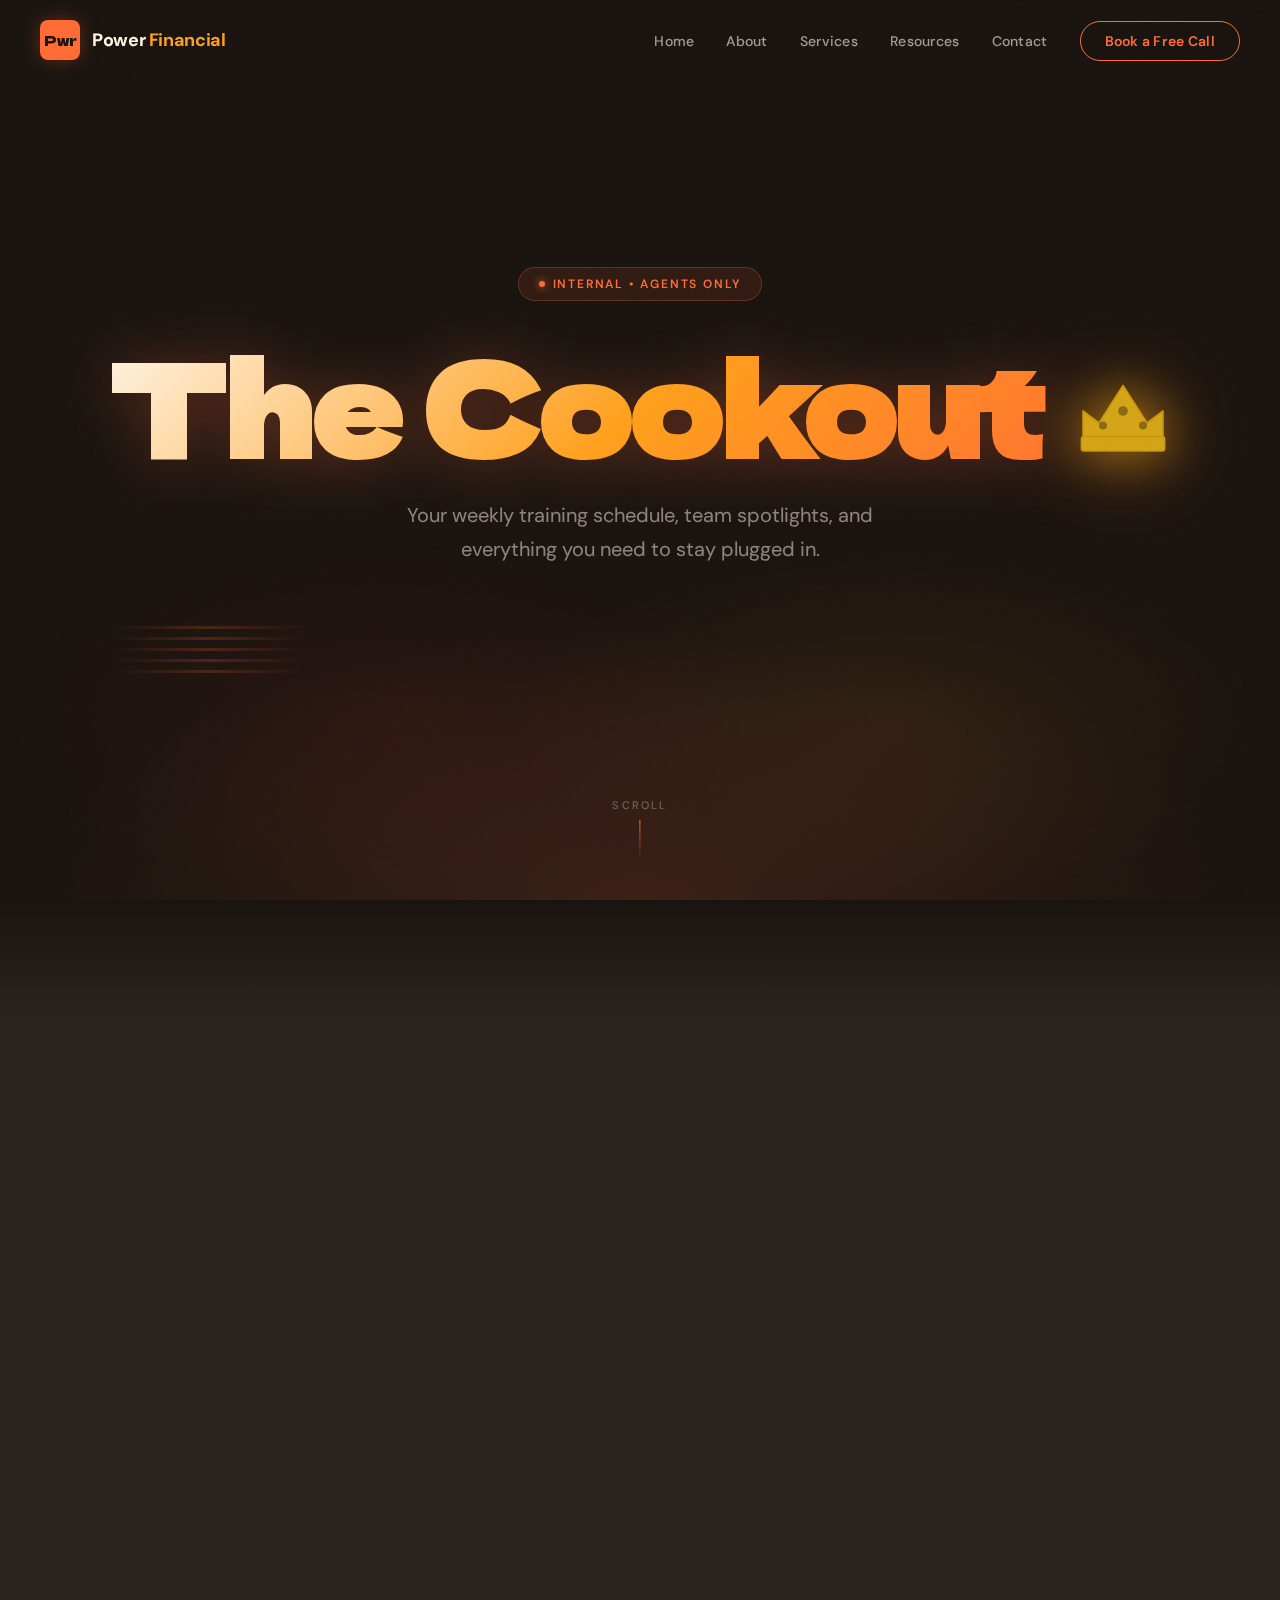
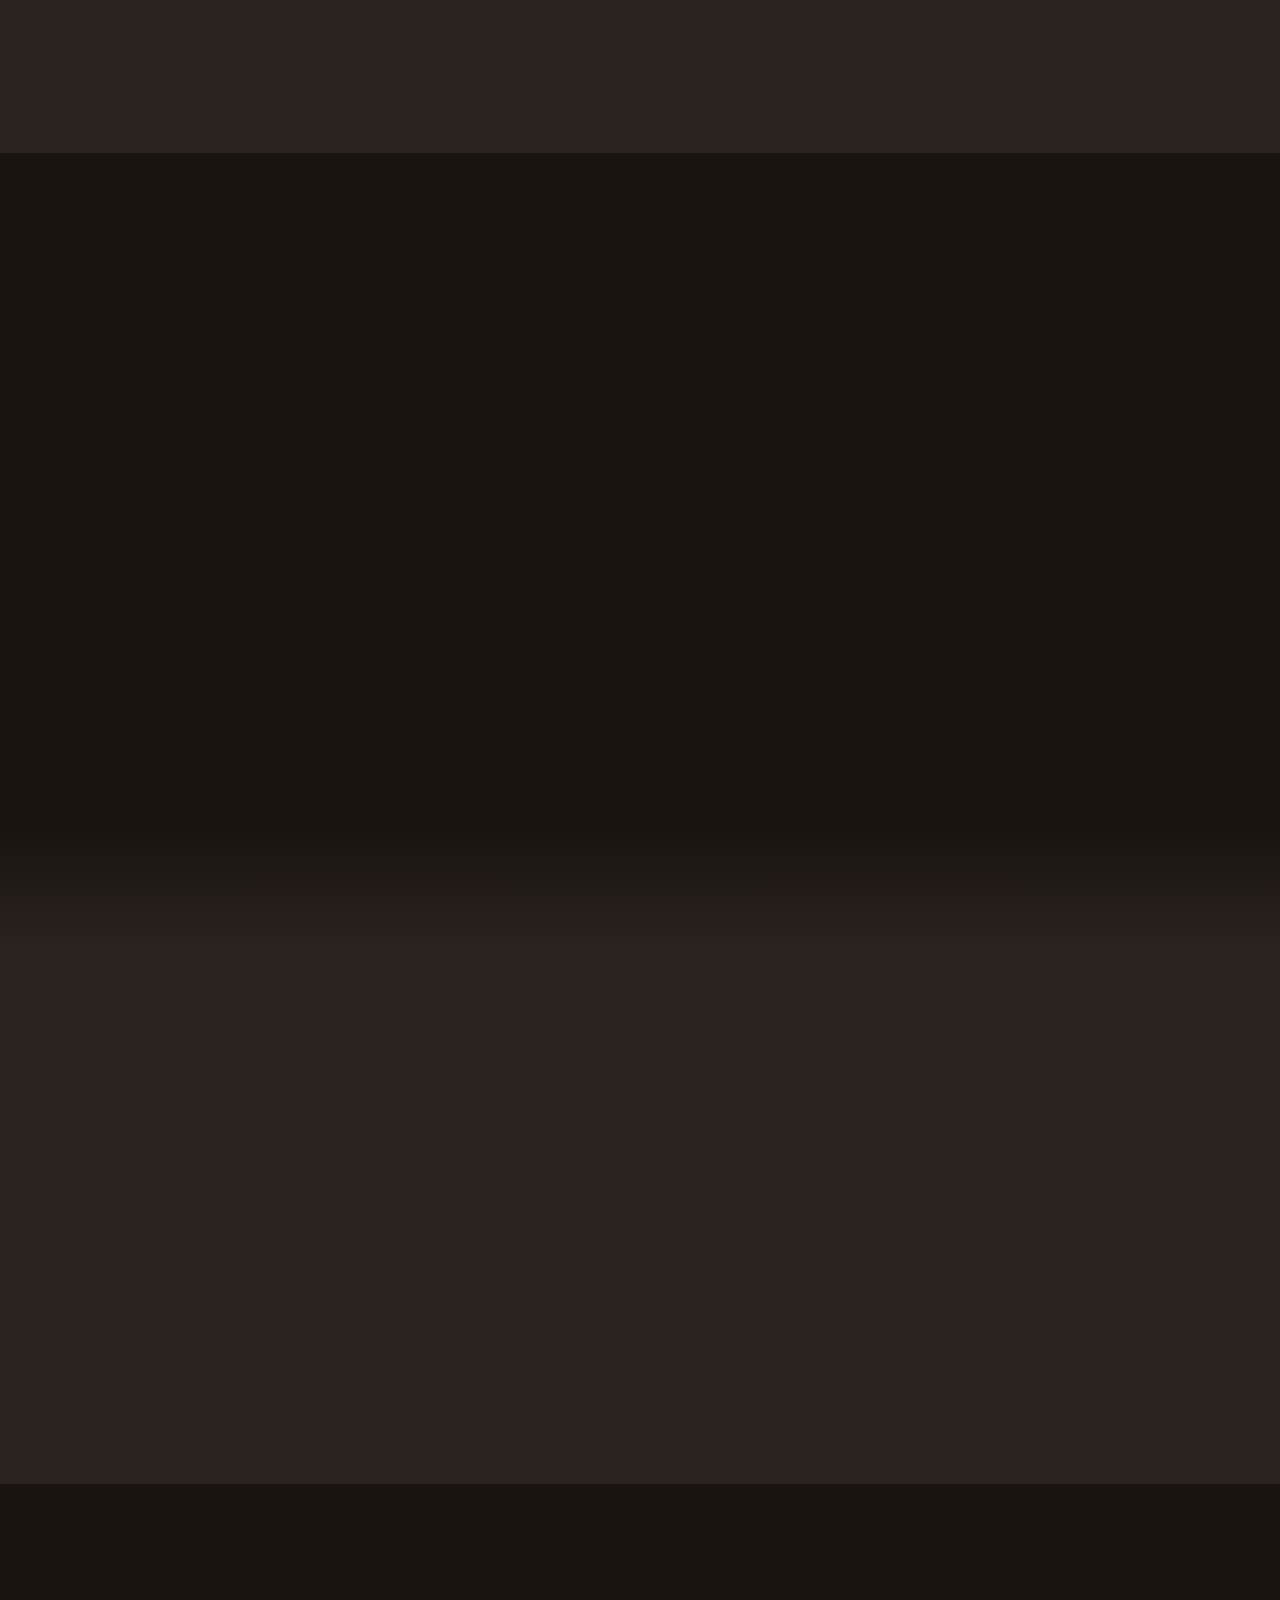
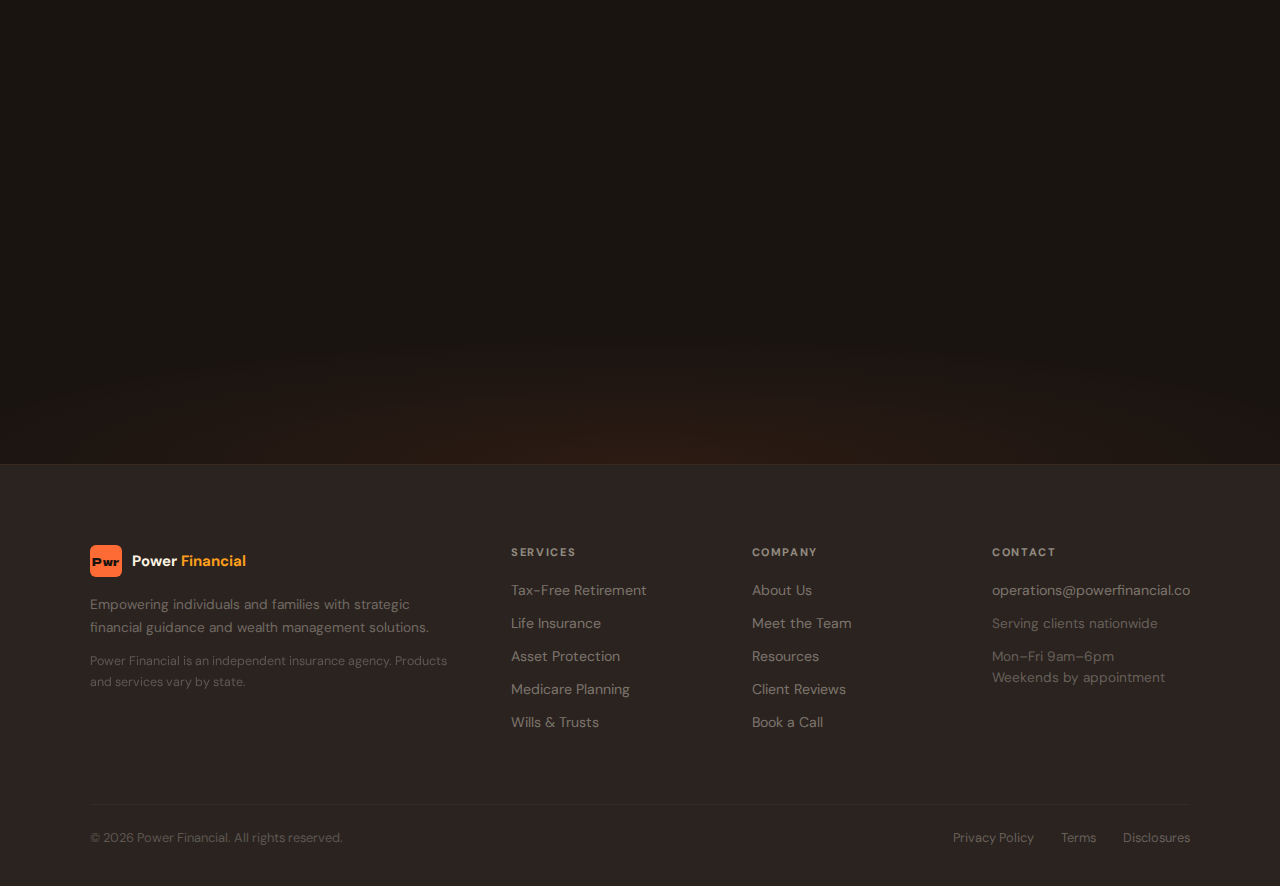
<file: thecookout.html>
<!DOCTYPE html>
<html lang="en">
<head>
<meta charset="UTF-8">
<meta name="viewport" content="width=device-width, initial-scale=1.0">
<title>The Cookout â Power Financial Agent Hub</title>
<link href="https://fonts.googleapis.com/css2?family=Dela+Gothic+One&family=DM+Sans:ital,wght@0,400;0,500;0,600;0,700;1,400;1,500&family=Permanent+Marker&family=Caveat:wght@500;700&display=swap" rel="stylesheet">
<style>
  :root {
    --charcoal: #1a1410;
    --smoke: #2a2320;
    --ash: #3d3530;
    --ember: #ff6b35;
    --flame: #ff9f1c;
    --glow: #ffbe0b;
    --coal-red: #d62828;
    --warm-white: #fef3e2;
    --cream: #f5e6d0;
    --wood: #8b6914;
    --sage: #a8b59c;
  }

  * { margin: 0; padding: 0; box-sizing: border-box; }

  body {
    font-family: 'DM Sans', sans-serif;
    background: var(--charcoal);
    color: var(--warm-white);
    overflow-x: hidden;
  }

  /* ========== SMOKE PARTICLES ========== */
  .smoke-container {
    position: fixed;
    top: 0; left: 0;
    width: 100%; height: 100%;
    pointer-events: none;
    z-index: 0;
    overflow: hidden;
  }

  .smoke {
    position: absolute;
    bottom: -20px;
    width: 8px;
    height: 8px;
    background: radial-gradient(circle, rgba(255,255,255,0.08) 0%, transparent 70%);
    border-radius: 50%;
    animation: smokeRise linear infinite;
    opacity: 0;
  }

  @keyframes smokeRise {
    0% { transform: translateY(0) scale(1) rotate(0deg); opacity: 0; }
    10% { opacity: 0.4; }
    50% { opacity: 0.15; }
    100% { transform: translateY(-100vh) scale(8) rotate(180deg); opacity: 0; }
  }

  /* ========== EMBER PARTICLES ========== */
  .ember {
    position: absolute;
    bottom: -5px;
    width: 3px;
    height: 3px;
    background: var(--ember);
    border-radius: 50%;
    box-shadow: 0 0 6px var(--ember), 0 0 12px var(--flame);
    animation: emberFloat linear infinite;
    opacity: 0;
  }

  @keyframes emberFloat {
    0% { transform: translateY(0) translateX(0) scale(1); opacity: 0; }
    5% { opacity: 1; }
    30% { opacity: 0.8; }
    100% { transform: translateY(-70vh) translateX(var(--drift)) scale(0); opacity: 0; }
  }

  /* ========== NAVIGATION ========== */
  nav {
    position: fixed;
    top: 0; left: 0; right: 0;
    z-index: 100;
    padding: 20px 40px;
    display: flex;
    justify-content: space-between;
    align-items: center;
    background: linear-gradient(to bottom, rgba(26,20,16,0.95) 0%, transparent 100%);
    backdrop-filter: blur(8px);
    -webkit-backdrop-filter: blur(8px);
  }

  .nav-logo {
    display: flex;
    align-items: center;
    gap: 12px;
    text-decoration: none;
    color: var(--warm-white);
  }

  .nav-logo-box {
    width: 40px;
    height: 40px;
    background: var(--ember);
    border-radius: 8px;
    display: flex;
    align-items: center;
    justify-content: center;
    font-family: 'Dela Gothic One', sans-serif;
    font-size: 14px;
    color: var(--charcoal);
    box-shadow: 0 0 20px rgba(255,107,53,0.3);
  }

  .nav-brand {
    font-weight: 700;
    font-size: 18px;
    letter-spacing: -0.02em;
  }

  .nav-brand span { color: var(--flame); }

  .nav-links {
    display: flex;
    gap: 32px;
    list-style: none;
  }

  .nav-links a {
    color: rgba(254,243,226,0.6);
    text-decoration: none;
    font-size: 14px;
    font-weight: 500;
    letter-spacing: 0.02em;
    transition: color 0.3s;
  }

  .nav-links a:hover { color: var(--flame); }

  .nav-cta {
    padding: 10px 24px;
    background: transparent;
    border: 1.5px solid var(--ember);
    border-radius: 100px;
    color: var(--ember) !important;
    font-weight: 600 !important;
    transition: all 0.3s !important;
  }

  .nav-cta:hover {
    background: var(--ember) !important;
    color: var(--charcoal) !important;
    box-shadow: 0 0 30px rgba(255,107,53,0.4);
  }

  /* ========== HERO ========== */
  .hero {
    position: relative;
    min-height: 100vh;
    display: flex;
    flex-direction: column;
    align-items: center;
    justify-content: center;
    text-align: center;
    padding: 120px 24px 80px;
    overflow: hidden;
  }

  .hero::before {
    content: '';
    position: absolute;
    top: 0; left: 0; right: 0; bottom: 0;
    background:
      radial-gradient(ellipse 80% 50% at 50% 100%, rgba(255,107,53,0.15) 0%, transparent 60%),
      radial-gradient(ellipse 60% 40% at 30% 80%, rgba(214,40,40,0.08) 0%, transparent 50%),
      radial-gradient(ellipse 60% 40% at 70% 80%, rgba(255,159,28,0.08) 0%, transparent 50%);
    z-index: 1;
  }

  .hero-content {
    position: relative;
    z-index: 2;
  }

  .hero-badge {
    display: inline-flex;
    align-items: center;
    gap: 8px;
    padding: 8px 20px;
    background: rgba(255,107,53,0.1);
    border: 1px solid rgba(255,107,53,0.25);
    border-radius: 100px;
    font-size: 12px;
    font-weight: 600;
    letter-spacing: 0.15em;
    text-transform: uppercase;
    color: var(--ember);
    margin-bottom: 40px;
    animation: fadeInDown 0.8s ease;
  }

  .hero-badge::before {
    content: '';
    width: 6px; height: 6px;
    background: var(--ember);
    border-radius: 50%;
    box-shadow: 0 0 8px var(--ember);
    animation: pulse 2s ease infinite;
  }

  @keyframes pulse {
    0%, 100% { opacity: 1; box-shadow: 0 0 8px var(--ember); }
    50% { opacity: 0.5; box-shadow: 0 0 16px var(--ember); }
  }

  .hero h1 {
    font-family: 'Dela Gothic One', sans-serif;
    font-size: clamp(4rem, 10vw, 9rem);
    line-height: 0.95;
    letter-spacing: -0.03em;
    margin-bottom: 12px;
    animation: fadeInUp 0.8s ease 0.2s both;
    background: linear-gradient(135deg, var(--warm-white) 0%, var(--flame) 50%, var(--ember) 100%);
    -webkit-background-clip: text;
    -webkit-text-fill-color: transparent;
    background-clip: text;
    filter: drop-shadow(0 4px 30px rgba(255,107,53,0.3));
  }

  .hero-logo {
    display: inline-block;
    width: 0.75em;
    height: 0.75em;
    vertical-align: middle;
    margin-left: 0.08em;
    margin-bottom: 0.05em;
    filter: drop-shadow(0 0 25px rgba(255,190,11,0.5)) drop-shadow(0 0 50px rgba(255,159,28,0.25));
    animation: logoFloat 4s ease infinite;
  }

  @keyframes logoFloat {
    0%, 100% { transform: translateY(0) scale(1); }
    50% { transform: translateY(-5px) scale(1.02); }
  }

  .hero-sub {
    font-size: clamp(1rem, 2vw, 1.25rem);
    color: rgba(254,243,226,0.5);
    max-width: 560px;
    margin: 24px auto 0;
    line-height: 1.7;
    font-weight: 400;
    animation: fadeInUp 0.8s ease 0.4s both;
  }

  /* Grill line decoration */
  .grill-lines {
    display: flex;
    gap: 8px;
    flex-direction: column;
    margin-top: 60px;
    animation: fadeInUp 0.8s ease 0.6s both;
    opacity: 0.2;
  }

  .grill-lines span {
    display: block;
    width: 200px;
    height: 3px;
    background: linear-gradient(90deg, transparent, var(--ember), transparent);
    border-radius: 2px;
  }

  .scroll-hint {
    position: absolute;
    bottom: 40px;
    left: 50%;
    transform: translateX(-50%);
    z-index: 2;
    display: flex;
    flex-direction: column;
    align-items: center;
    gap: 8px;
    animation: fadeInUp 0.8s ease 1s both;
  }

  .scroll-hint span {
    font-size: 11px;
    letter-spacing: 0.2em;
    text-transform: uppercase;
    color: rgba(254,243,226,0.3);
    font-weight: 500;
  }

  .scroll-line {
    width: 1px;
    height: 40px;
    background: linear-gradient(to bottom, var(--ember), transparent);
    animation: scrollPulse 2s ease infinite;
  }

  @keyframes scrollPulse {
    0%, 100% { opacity: 1; height: 40px; }
    50% { opacity: 0.4; height: 25px; }
  }

  /* ========== SECTIONS SHARED ========== */
  section {
    position: relative;
    z-index: 1;
  }

  .section-label {
    font-size: 11px;
    font-weight: 600;
    letter-spacing: 0.2em;
    text-transform: uppercase;
    color: var(--ember);
    margin-bottom: 16px;
  }

  .section-title {
    font-family: 'Dela Gothic One', sans-serif;
    font-size: clamp(2rem, 5vw, 3.5rem);
    line-height: 1.05;
    letter-spacing: -0.02em;
    margin-bottom: 16px;
  }

  .section-title .accent {
    font-family: 'Caveat', cursive;
    color: var(--flame);
    font-weight: 700;
  }

  /* ========== SCHEDULE ========== */
  .schedule {
    padding: 100px 24px 120px;
    background: var(--smoke);
    position: relative;
  }

  .schedule::before {
    content: '';
    position: absolute;
    top: 0; left: 0; right: 0;
    height: 120px;
    background: linear-gradient(to bottom, var(--charcoal), transparent);
    pointer-events: none;
  }

  .schedule-inner {
    max-width: 800px;
    margin: 0 auto;
    text-align: center;
  }

  .schedule-subtitle {
    color: rgba(254,243,226,0.45);
    font-size: 15px;
    margin-bottom: 60px;
  }

  .day-card {
    background: rgba(255,255,255,0.03);
    border: 1px solid rgba(255,107,53,0.08);
    border-radius: 16px;
    margin-bottom: 12px;
    overflow: hidden;
    transition: all 0.4s cubic-bezier(0.23, 1, 0.32, 1);
    cursor: pointer;
  }

  .day-card:hover {
    border-color: rgba(255,107,53,0.2);
    background: rgba(255,107,53,0.04);
  }

  .day-card.open {
    border-color: rgba(255,107,53,0.25);
    background: rgba(255,107,53,0.06);
    box-shadow: 0 8px 40px rgba(255,107,53,0.08), inset 0 1px 0 rgba(255,107,53,0.1);
  }

  .day-header {
    display: flex;
    align-items: center;
    justify-content: space-between;
    padding: 20px 28px;
  }

  .day-header-left {
    display: flex;
    align-items: baseline;
    gap: 12px;
  }

  .day-name {
    font-family: 'Dela Gothic One', sans-serif;
    font-size: 1.1rem;
    color: var(--warm-white);
  }

  .day-date {
    font-size: 0.85rem;
    color: rgba(254,243,226,0.35);
    font-weight: 500;
  }

  .day-toggle {
    width: 32px;
    height: 32px;
    display: flex;
    align-items: center;
    justify-content: center;
    border-radius: 50%;
    background: rgba(255,107,53,0.1);
    color: var(--ember);
    font-size: 1.2rem;
    transition: all 0.3s;
  }

  .day-card.open .day-toggle {
    background: var(--ember);
    color: var(--charcoal);
    transform: rotate(45deg);
  }

  .day-content {
    max-height: 0;
    overflow: hidden;
    transition: max-height 0.5s cubic-bezier(0.23, 1, 0.32, 1);
  }

  .day-card.open .day-content {
    max-height: 500px;
  }

  .event {
    display: flex;
    gap: 24px;
    padding: 0 28px 24px;
    text-align: left;
    align-items: flex-start;
  }

  .event + .event {
    padding-top: 20px;
    border-top: 1px solid rgba(255,107,53,0.06);
  }

  .event-time {
    font-family: 'Permanent Marker', cursive;
    font-size: 0.9rem;
    color: var(--flame);
    white-space: nowrap;
    min-width: 80px;
    padding-top: 2px;
  }

  .event-info h4 {
    font-size: 1rem;
    font-weight: 700;
    color: var(--warm-white);
    margin-bottom: 6px;
    line-height: 1.4;
  }

  .event-info p {
    font-size: 0.88rem;
    color: rgba(254,243,226,0.5);
    line-height: 1.6;
    margin-bottom: 6px;
  }

  .event-info a {
    color: var(--ember);
    text-decoration: none;
    font-weight: 500;
    transition: color 0.3s;
  }

  .event-info a:hover {
    color: var(--flame);
  }

  .event-info .zoom-info {
    font-size: 0.82rem;
    color: rgba(254,243,226,0.4);
  }

  .event-info .zoom-info strong {
    color: rgba(254,243,226,0.55);
  }

  /* ========== CONVENTION ========== */
  .convention {
    padding: 120px 24px;
    background: var(--charcoal);
    display: flex;
    justify-content: center;
    position: relative;
  }

  .convention-card {
    position: relative;
    max-width: 900px;
    width: 100%;
    padding: 80px 60px;
    background:
      linear-gradient(135deg, rgba(255,107,53,0.15) 0%, rgba(214,40,40,0.08) 50%, rgba(255,159,28,0.1) 100%);
    border: 1px solid rgba(255,107,53,0.2);
    border-radius: 24px;
    text-align: center;
    overflow: hidden;
    box-shadow: 0 20px 80px rgba(255,107,53,0.1);
  }

  .convention-card::before {
    content: '';
    position: absolute;
    top: -50%; left: -50%;
    width: 200%; height: 200%;
    background: radial-gradient(circle at 30% 70%, rgba(255,107,53,0.06) 0%, transparent 50%),
                radial-gradient(circle at 70% 30%, rgba(255,159,28,0.04) 0%, transparent 50%);
    animation: shiftGlow 8s ease infinite;
  }

  @keyframes shiftGlow {
    0%, 100% { transform: translate(0, 0); }
    33% { transform: translate(5%, -3%); }
    66% { transform: translate(-3%, 5%); }
  }

  .convention-card > * { position: relative; z-index: 1; }

  .convention-year {
    font-family: 'Permanent Marker', cursive;
    font-size: clamp(3rem, 6vw, 5rem);
    color: var(--flame);
    text-shadow: 0 0 40px rgba(255,159,28,0.3);
    margin-bottom: 8px;
  }

  .convention-name {
    font-family: 'Dela Gothic One', sans-serif;
    font-size: clamp(1.5rem, 3vw, 2.5rem);
    letter-spacing: -0.02em;
    margin-bottom: 20px;
  }

  .convention-desc {
    color: rgba(254,243,226,0.5);
    font-size: 1.05rem;
    margin-bottom: 28px;
    line-height: 1.7;
  }

  .convention-location {
    display: inline-flex;
    align-items: center;
    gap: 10px;
    padding: 12px 28px;
    background: rgba(255,107,53,0.1);
    border: 1px solid rgba(255,107,53,0.15);
    border-radius: 100px;
    font-weight: 600;
    font-size: 1rem;
    color: var(--flame);
  }

  /* ========== SPOTLIGHTS ========== */
  .spotlights {
    padding: 120px 24px;
    background: var(--smoke);
    position: relative;
  }

  .spotlights::before {
    content: '';
    position: absolute;
    top: 0; left: 0; right: 0;
    height: 120px;
    background: linear-gradient(to bottom, var(--charcoal), transparent);
    pointer-events: none;
  }

  .spotlights-inner {
    max-width: 1000px;
    margin: 0 auto;
    text-align: center;
  }

  .spotlights-grid {
    display: grid;
    grid-template-columns: 1fr 1fr;
    gap: 24px;
    margin-top: 60px;
    text-align: left;
  }

  .spotlight-card {
    padding: 40px;
    background: rgba(255,255,255,0.02);
    border: 1px solid rgba(255,107,53,0.08);
    border-radius: 20px;
    transition: all 0.4s;
    position: relative;
    overflow: hidden;
  }

  .spotlight-card::before {
    content: '';
    position: absolute;
    top: 0; left: 0;
    width: 4px;
    height: 100%;
    background: linear-gradient(to bottom, var(--ember), var(--flame), transparent);
    border-radius: 2px;
    opacity: 0;
    transition: opacity 0.4s;
  }

  .spotlight-card:hover::before { opacity: 1; }

  .spotlight-card:hover {
    border-color: rgba(255,107,53,0.15);
    background: rgba(255,107,53,0.03);
    transform: translateY(-4px);
    box-shadow: 0 12px 40px rgba(0,0,0,0.3);
  }

  .spotlight-type {
    font-size: 10px;
    font-weight: 700;
    letter-spacing: 0.2em;
    text-transform: uppercase;
    color: var(--ember);
    margin-bottom: 16px;
    display: flex;
    align-items: center;
    gap: 6px;
  }

  .spotlight-type::before {
    content: '';
    width: 4px; height: 4px;
    background: var(--ember);
    border-radius: 50%;
    box-shadow: 0 0 6px var(--ember);
  }

  .spotlight-name {
    font-family: 'Dela Gothic One', sans-serif;
    font-size: 1.5rem;
    margin-bottom: 6px;
    letter-spacing: -0.02em;
  }

  .spotlight-title {
    font-size: 0.85rem;
    color: var(--flame);
    font-weight: 600;
    margin-bottom: 16px;
  }

  .spotlight-bio {
    font-size: 0.9rem;
    color: rgba(254,243,226,0.45);
    line-height: 1.7;
  }

  /* ========== TRAINING CTA ========== */
  .training {
    padding: 120px 24px;
    background: var(--charcoal);
    text-align: center;
    position: relative;
  }

  .training::before {
    content: '';
    position: absolute;
    bottom: 0; left: 0; right: 0;
    height: 300px;
    background: radial-gradient(ellipse 80% 60% at 50% 100%, rgba(255,107,53,0.08) 0%, transparent 70%);
    pointer-events: none;
  }

  .training-inner {
    max-width: 640px;
    margin: 0 auto;
    position: relative;
  }

  .training-title {
    font-family: 'Dela Gothic One', sans-serif;
    font-size: clamp(1.8rem, 4vw, 2.8rem);
    line-height: 1.1;
    letter-spacing: -0.02em;
    margin-bottom: 24px;
  }

  .training-title .accent {
    font-family: 'Caveat', cursive;
    color: var(--flame);
    font-weight: 700;
  }

  .training-desc {
    color: rgba(254,243,226,0.45);
    font-size: 1.05rem;
    line-height: 1.7;
    margin-bottom: 40px;
    max-width: 540px;
    margin-left: auto;
    margin-right: auto;
  }

  .btn-fire {
    display: inline-flex;
    align-items: center;
    gap: 10px;
    padding: 18px 40px;
    background: linear-gradient(135deg, var(--ember), var(--coal-red));
    border: none;
    border-radius: 100px;
    color: var(--warm-white);
    font-family: 'DM Sans', sans-serif;
    font-size: 1rem;
    font-weight: 700;
    text-decoration: none;
    cursor: pointer;
    transition: all 0.3s;
    box-shadow: 0 4px 20px rgba(255,107,53,0.3);
    position: relative;
    overflow: hidden;
  }

  .btn-fire::before {
    content: '';
    position: absolute;
    top: 0; left: -100%;
    width: 100%; height: 100%;
    background: linear-gradient(90deg, transparent, rgba(255,255,255,0.15), transparent);
    transition: left 0.5s;
  }

  .btn-fire:hover {
    transform: translateY(-2px);
    box-shadow: 0 8px 40px rgba(255,107,53,0.4);
  }

  .btn-fire:hover::before { left: 100%; }

  /* ========== FOOTER ========== */
  footer {
    padding: 80px 24px 40px;
    background: var(--smoke);
    border-top: 1px solid rgba(255,107,53,0.08);
  }

  .footer-inner {
    max-width: 1100px;
    margin: 0 auto;
    display: grid;
    grid-template-columns: 2fr 1fr 1fr 1fr;
    gap: 60px;
  }

  .footer-brand {
    display: flex;
    align-items: center;
    gap: 10px;
    margin-bottom: 16px;
  }

  .footer-brand-box {
    width: 32px; height: 32px;
    background: var(--ember);
    border-radius: 6px;
    display: flex;
    align-items: center;
    justify-content: center;
    font-family: 'Dela Gothic One', sans-serif;
    font-size: 11px;
    color: var(--charcoal);
  }

  .footer-brand-text {
    font-weight: 700;
    font-size: 15px;
  }

  .footer-brand-text span { color: var(--flame); }

  .footer-desc {
    font-size: 0.85rem;
    color: rgba(254,243,226,0.35);
    line-height: 1.7;
    margin-bottom: 12px;
  }

  .footer-col h5 {
    font-size: 11px;
    font-weight: 700;
    letter-spacing: 0.15em;
    text-transform: uppercase;
    color: rgba(254,243,226,0.5);
    margin-bottom: 20px;
  }

  .footer-col ul {
    list-style: none;
  }

  .footer-col li { margin-bottom: 12px; }

  .footer-col a {
    color: rgba(254,243,226,0.4);
    text-decoration: none;
    font-size: 0.88rem;
    transition: color 0.3s;
  }

  .footer-col a:hover { color: var(--ember); }

  .footer-bottom {
    max-width: 1100px;
    margin: 60px auto 0;
    padding-top: 24px;
    border-top: 1px solid rgba(255,255,255,0.04);
    display: flex;
    justify-content: space-between;
    align-items: center;
    font-size: 0.8rem;
    color: rgba(254,243,226,0.25);
  }

  .footer-bottom a {
    color: rgba(254,243,226,0.3);
    text-decoration: none;
    margin-left: 24px;
    transition: color 0.3s;
  }

  .footer-bottom a:hover { color: var(--ember); }

  /* ========== ANIMATIONS ========== */
  @keyframes fadeInUp {
    from { opacity: 0; transform: translateY(30px); }
    to { opacity: 1; transform: translateY(0); }
  }

  @keyframes fadeInDown {
    from { opacity: 0; transform: translateY(-20px); }
    to { opacity: 1; transform: translateY(0); }
  }

  .reveal {
    opacity: 0;
    transform: translateY(40px);
    transition: all 0.8s cubic-bezier(0.23, 1, 0.32, 1);
  }

  .reveal.visible {
    opacity: 1;
    transform: translateY(0);
  }

  /* ========== TEXTURE OVERLAY ========== */
  body::after {
    content: '';
    position: fixed;
    top: 0; left: 0;
    width: 100%; height: 100%;
    pointer-events: none;
    z-index: 999;
    background-image: url("data:image/svg+xml,%3Csvg viewBox='0 0 256 256' xmlns='http://www.w3.org/2000/svg'%3E%3Cfilter id='noise'%3E%3CfeTurbulence type='fractalNoise' baseFrequency='0.9' numOctaves='4' stitchTiles='stitch'/%3E%3C/filter%3E%3Crect width='100%25' height='100%25' filter='url(%23noise)'/%3E%3C/svg%3E");
    opacity: 0.025;
    mix-blend-mode: overlay;
  }

  /* ========== RESPONSIVE ========== */
  @media (max-width: 768px) {
    .nav-links { display: none; }
    .spotlights-grid { grid-template-columns: 1fr; }
    .footer-inner { grid-template-columns: 1fr 1fr; gap: 40px; }
    .convention-card { padding: 50px 30px; }
    .event { flex-direction: column; gap: 6px; }
    .day-header { padding: 16px 20px; }
  }
</style>
</head>
<body>

<!-- SMOKE & EMBERS -->
<div class="smoke-container" id="particles"></div>

<!-- NAVIGATION -->
<nav>
  <a href="/" class="nav-logo">
    <div class="nav-logo-box">Pwr</div>
    <div class="nav-brand">Power <span>Financial</span></div>
  </a>
  <ul class="nav-links">
    <li><a href="/">Home</a></li>
    <li><a href="/about">About</a></li>
    <li><a href="/#services">Services</a></li>
    <li><a href="/#guide-faq">Resources</a></li>
    <li><a href="/#cta">Contact</a></li>
    <li><a href="/#cta" class="nav-cta">Book a Free Call</a></li>
  </ul>
</nav>

<!-- HERO -->
<section class="hero">
  <div class="hero-content">
    <div class="hero-badge">Internal &bull; Agents Only</div>
    <h1>The Cookout <svg class="hero-logo" viewBox="0 0 120 100" xmlns="http://www.w3.org/2000/svg">
      <!-- Bold 3-pointed crown -->
      <path d="M10 75 L10 40 L30 55 L60 8 L90 55 L110 40 L110 75 Z"
        fill="#d4a418" stroke="#c8960c" stroke-width="2" stroke-linejoin="round"/>
      <!-- Crown band -->
      <rect x="8" y="72" width="104" height="18" rx="3" fill="#d4a418" stroke="#c8960c" stroke-width="2"/>
      <!-- Crown jewel dots -->
      <circle cx="35" cy="58" r="5" fill="#1a1410" opacity="0.4"/>
      <circle cx="60" cy="40" r="6" fill="#1a1410" opacity="0.4"/>
      <circle cx="85" cy="58" r="5" fill="#1a1410" opacity="0.4"/>
    </svg></h1>
    <p class="hero-sub">Your weekly training schedule, team spotlights, and everything you need to stay plugged in.</p>
    <div class="grill-lines">
      <span></span><span></span><span></span><span></span><span></span>
    </div>
  </div>
  <div class="scroll-hint">
    <span>Scroll</span>
    <div class="scroll-line"></div>
  </div>
</section>

<!-- WEEKLY SCHEDULE -->
<section class="schedule">
  <div class="schedule-inner reveal">
    <div class="section-label">This Week's Schedule</div>
    <h2 class="section-title">Weekly Training <span class="accent">& Calls</span></h2>
    <p class="schedule-subtitle">Click any day to see the full schedule. All times are Eastern.</p>

    <!-- Monday -->
    <div class="day-card open" onclick="toggleDay(this)">
      <div class="day-header">
        <div class="day-header-left">
          <span class="day-name">Monday</span>
          <span class="day-date">03.16</span>
        </div>
        <div class="day-toggle">+</div>
      </div>
      <div class="day-content">
        <div class="event">
          <div class="event-time">6:00 PM</div>
          <div class="event-info">
            <h4>Recognition and Updates Meeting</h4>
            <p>Team recognition, company updates, and announcements to kick off the week.</p>
            <div class="zoom-info"><a href="https://www.WeCanMeetHere.live">www.WeCanMeetHere.live</a> &bull; <strong>ZoomID:</strong> 216 647 3439</div>
          </div>
        </div>
      </div>
    </div>

    <!-- Tuesday -->
    <div class="day-card" onclick="toggleDay(this)">
      <div class="day-header">
        <div class="day-header-left">
          <span class="day-name">Tuesday</span>
          <span class="day-date">03.17</span>
        </div>
        <div class="day-toggle">+</div>
      </div>
      <div class="day-content">
        <div class="event">
          <div class="event-time">6:00 PM</div>
          <div class="event-info">
            <h4>John Beverly aka &ldquo;The Fly Insurance Guy&rdquo; &mdash; Referral Training</h4>
            <p>Special guest training on building and maximizing your referral network.</p>
            <div class="zoom-info"><a href="https://www.WeCanMeetHere.live">www.WeCanMeetHere.live</a> &bull; <strong>ZoomID:</strong> 216 647 3439</div>
          </div>
        </div>
      </div>
    </div>

    <!-- Wednesday -->
    <div class="day-card" onclick="toggleDay(this)">
      <div class="day-header">
        <div class="day-header-left">
          <span class="day-name">Wednesday</span>
          <span class="day-date">03.18</span>
        </div>
        <div class="day-toggle">+</div>
      </div>
      <div class="day-content">
        <div class="event">
          <div class="event-time">6:00 PM</div>
          <div class="event-info">
            <h4>IUL MasterClass</h4>
            <p>Deep-dive training on Indexed Universal Life &mdash; concepts, illustrations, and closing strategies.</p>
            <div class="zoom-info"><strong>ZoomID:</strong> 253 286 9728 &bull; <strong>Passcode:</strong> 2026$</div>
          </div>
        </div>
      </div>
    </div>

    <!-- Friday -->
    <div class="day-card" onclick="toggleDay(this)">
      <div class="day-header">
        <div class="day-header-left">
          <span class="day-name">Friday</span>
          <span class="day-date">03.20</span>
        </div>
        <div class="day-toggle">+</div>
      </div>
      <div class="day-content">
        <div class="event">
          <div class="event-time">12:00 PM</div>
          <div class="event-info">
            <h4>Social Media/AI Training &mdash; &ldquo;Building Landing Pages that Don&rsquo;t Suck&rdquo;</h4>
            <p>Hands-on workshop on creating high-converting landing pages using AI tools and social media strategies.</p>
            <div class="zoom-info"><a href="https://www.WeCanMeetHere.live">www.WeCanMeetHere.live</a> &bull; <strong>ZoomID:</strong> 216 647 3439</div>
          </div>
        </div>
      </div>
    </div>
  </div>
</section>

<!-- CONVENTION -->
<section class="convention">
  <div class="convention-card reveal">
    <div class="convention-year">2026</div>
    <h2 class="convention-name">Annual Convention</h2>
    <p class="convention-desc">Join us for four days of training, networking, and celebration.</p>
    <div class="convention-location">&#127758; Medell&iacute;n, Colombia &bull; June 23&ndash;26, 2026</div>
  </div>
</section>

<!-- AGENT SPOTLIGHTS -->
<section class="spotlights">
  <div class="spotlights-inner">
    <div class="section-label reveal">Agent Spotlights</div>
    <h2 class="section-title reveal">Celebrating Our <span class="accent">Stars</span></h2>

    <div class="spotlights-grid">
      <div class="spotlight-card reveal">
        <div class="spotlight-type">Leadership Spotlight</div>
        <h3 class="spotlight-name">Diana Cervantes</h3>
        <div class="spotlight-title">Chief Operating Officer</div>
        <p class="spotlight-bio">Diana keeps the engine running. From onboarding new agents to managing carrier relationships, she's the force that makes sure nothing falls through the cracks.</p>
      </div>
      <div class="spotlight-card reveal">
        <div class="spotlight-type">Top Producer</div>
        <h3 class="spotlight-name">Shady Abdeljaer</h3>
        <div class="spotlight-title">$100K Diamond Ring Earner &bull; Senior Manager</div>
        <p class="spotlight-bio">Shady came in hungry and hasn't stopped. After earning his $100K Diamond Ring and getting promoted to Senior Manager, he's proof that the system works when you do.</p>
      </div>
    </div>
  </div>
</section>

<!-- TRAINING CTA -->
<section class="training">
  <div class="training-inner reveal">
    <div class="section-label">Upcoming Training</div>
    <h2 class="training-title">NLG 403(b)/457(b) <span class="accent">Certification Training</span></h2>
    <p class="training-desc">Expand your portfolio with employer-sponsored retirement plan sales. This certification opens up a massive market &mdash; teachers, government employees, and nonprofit workers all need this.</p>
    <a href="#" class="btn-fire">Register for Training &rarr;</a>
  </div>
</section>

<!-- FOOTER -->
<footer>
  <div class="footer-inner">
    <div>
      <div class="footer-brand">
        <div class="footer-brand-box">Pwr</div>
        <div class="footer-brand-text">Power <span>Financial</span></div>
      </div>
      <p class="footer-desc">Empowering individuals and families with strategic financial guidance and wealth management solutions.</p>
      <p class="footer-desc" style="font-size:0.78rem; opacity:0.7;">Power Financial is an independent insurance agency. Products and services vary by state.</p>
    </div>
    <div class="footer-col">
      <h5>Services</h5>
      <ul>
        <li><a href="/#services">Tax-Free Retirement</a></li>
        <li><a href="/#services">Life Insurance</a></li>
        <li><a href="/#services">Asset Protection</a></li>
        <li><a href="/#services">Medicare Planning</a></li>
        <li><a href="/#services">Wills & Trusts</a></li>
      </ul>
    </div>
    <div class="footer-col">
      <h5>Company</h5>
      <ul>
        <li><a href="/about">About Us</a></li>
        <li><a href="/#team">Meet the Team</a></li>
        <li><a href="/#guide-faq">Resources</a></li>
        <li><a href="/#testimonials">Client Reviews</a></li>
        <li><a href="/#cta">Book a Call</a></li>
      </ul>
    </div>
    <div class="footer-col">
      <h5>Contact</h5>
      <ul>
        <li><a href="mailto:operations@powerfinancial.co">operations@powerfinancial.co</a></li>
        <li><span style="color:rgba(254,243,226,0.3); font-size:0.85rem;">Serving clients nationwide</span></li>
        <li><span style="color:rgba(254,243,226,0.3); font-size:0.85rem;">Mon&ndash;Fri 9am&ndash;6pm<br>Weekends by appointment</span></li>
      </ul>
    </div>
  </div>
  <div class="footer-bottom">
    <span>&copy; 2026 Power Financial. All rights reserved.</span>
    <div>
      <a href="#">Privacy Policy</a>
      <a href="#">Terms</a>
      <a href="#">Disclosures</a>
    </div>
  </div>
</footer>

<script>
  // ========== SMOKE & EMBER PARTICLES ==========
  const container = document.getElementById('particles');

  function createSmoke() {
    const smoke = document.createElement('div');
    smoke.className = 'smoke';
    smoke.style.left = Math.random() * 100 + '%';
    smoke.style.animationDuration = (8 + Math.random() * 12) + 's';
    smoke.style.animationDelay = Math.random() * 5 + 's';
    smoke.style.width = (6 + Math.random() * 10) + 'px';
    smoke.style.height = smoke.style.width;
    container.appendChild(smoke);
    setTimeout(() => smoke.remove(), 20000);
  }

  function createEmber() {
    const ember = document.createElement('div');
    ember.className = 'ember';
    ember.style.left = (30 + Math.random() * 40) + '%';
    ember.style.setProperty('--drift', (Math.random() * 100 - 50) + 'px');
    ember.style.animationDuration = (3 + Math.random() * 5) + 's';
    ember.style.animationDelay = Math.random() * 2 + 's';
    const size = 2 + Math.random() * 3;
    ember.style.width = size + 'px';
    ember.style.height = size + 'px';
    container.appendChild(ember);
    setTimeout(() => ember.remove(), 10000);
  }

  setInterval(createSmoke, 400);
  setInterval(createEmber, 600);

  // Initial burst
  for (let i = 0; i < 15; i++) setTimeout(createSmoke, i * 100);
  for (let i = 0; i < 8; i++) setTimeout(createEmber, i * 150);

  // ========== ACCORDION ==========
  function toggleDay(card) {
    const wasOpen = card.classList.contains('open');
    document.querySelectorAll('.day-card').forEach(c => c.classList.remove('open'));
    if (!wasOpen) card.classList.add('open');
  }

  // ========== SCROLL REVEALS ==========
  const observer = new IntersectionObserver((entries) => {
    entries.forEach(entry => {
      if (entry.isIntersecting) {
        entry.target.classList.add('visible');
      }
    });
  }, { threshold: 0.1, rootMargin: '0px 0px -60px 0px' });

  document.querySelectorAll('.reveal').forEach(el => observer.observe(el));
</script>

</body>
</html>
</file>
<file: css/style.css>
/* ══════════════════════════════════
   Power Financial — Shared Styles
   Soul Edition · V3
══════════════════════════════════ */

*, *::before, *::after { box-sizing: border-box; margin: 0; padding: 0; }
html { scroll-behavior: smooth; }

:root {
  --gold: #C9A84C;
  --gold-warm: #E2B85A;
  --gold-dark: #9E7A2E;
  --ink: #160A02;
  --ink-soft: #2C1507;
  --brown: #4A2810;
  --cream: #F7F2EA;
  --cream-warm: #EFE6D5;
  --terracotta: #C4614A;
  --sage: #3D6B5C;
  --white: #FEFCF8;
  --text: #1C0E05;
  --text-soft: #5A3520;
}

body {
  font-family: 'Inter', system-ui, sans-serif;
  background: var(--cream);
  color: var(--text);
  line-height: 1.6;
  -webkit-font-smoothing: antialiased;
}

a { text-decoration: none; color: inherit; }
img { max-width: 100%; display: block; }
.container { max-width: 1180px; margin: 0 auto; padding: 0 40px; }

/* ── Typography helpers ──────────── */
.editorial { font-family: 'Playfair Display', Georgia, serif; }
.label {
  font-size: 0.7rem;
  font-weight: 600;
  letter-spacing: 0.18em;
  text-transform: uppercase;
  color: var(--gold);
}

/* ── Buttons ─────────────────────── */
.btn {
  display: inline-block;
  font-family: 'Inter', sans-serif;
  font-size: 0.82rem;
  font-weight: 600;
  letter-spacing: 0.06em;
  padding: 14px 28px;
  border-radius: 3px;
  border: none;
  cursor: pointer;
  transition: all 0.2s;
}
.btn-primary { background: var(--gold); color: var(--ink); }
.btn-primary:hover { background: var(--gold-warm); transform: translateY(-1px); box-shadow: 0 8px 24px rgba(201,168,76,0.3); }
.btn-ghost { background: transparent; color: var(--white); border: 1.5px solid rgba(255,255,255,0.4); }
.btn-ghost:hover { border-color: rgba(255,255,255,0.8); background: rgba(255,255,255,0.06); }
.btn-dark { background: var(--ink); color: var(--gold); }
.btn-dark:hover { background: var(--ink-soft); }
.btn-outline { background: transparent; color: var(--text); border: 1.5px solid var(--cream-warm); }
.btn-outline:hover { border-color: var(--gold); color: var(--gold); }

/* ══════════════════════════════════
   ANNOUNCEMENT BAR
══════════════════════════════════ */
.topbar {
  background: var(--ink);
  padding: 11px 0;
  text-align: center;
  font-size: 0.8rem;
  color: rgba(255,255,255,0.6);
  letter-spacing: 0.04em;
}
.topbar a { color: var(--gold); font-weight: 600; margin-left: 6px; }
.topbar a:hover { text-decoration: underline; }

/* ══════════════════════════════════
   NAVBAR
══════════════════════════════════ */
.nav {
  position: sticky;
  top: 0;
  z-index: 200;
  background: rgba(22, 10, 2, 0.96);
  backdrop-filter: blur(12px);
  border-bottom: 1px solid rgba(201,168,76,0.12);
}
.nav-inner {
  display: flex;
  align-items: center;
  justify-content: space-between;
  height: 68px;
}
.nav-brand { display: flex; align-items: center; gap: 12px; }
.nav-mark {
  font-family: 'Playfair Display', serif;
  font-size: 1.1rem;
  font-weight: 900;
  font-style: italic;
  color: var(--gold);
  letter-spacing: -0.02em;
  line-height: 1;
  border: 1.5px solid var(--gold);
  width: 40px; height: 40px;
  display: flex; align-items: center; justify-content: center;
  border-radius: 2px;
}
.nav-name { color: var(--white); font-size: 0.95rem; font-weight: 500; letter-spacing: 0.05em; }
.nav-name span { color: var(--gold); font-weight: 700; }
.nav-links { display: flex; align-items: center; gap: 32px; list-style: none; }
.nav-links a {
  color: rgba(255,255,255,0.6);
  font-size: 0.82rem;
  letter-spacing: 0.05em;
  transition: color 0.2s;
}
.nav-links a:hover, .nav-links a.active { color: var(--white); }
.nav-right { display: flex; align-items: center; gap: 18px; }
.nav-phone { font-size: 0.8rem; color: rgba(255,255,255,0.4); }

/* Mobile hamburger */
.nav-toggle {
  display: none;
  background: none;
  border: none;
  cursor: pointer;
  padding: 8px;
  flex-direction: column;
  gap: 5px;
}
.nav-toggle span {
  display: block;
  width: 24px;
  height: 2px;
  background: var(--white);
  transition: all 0.3s;
  border-radius: 2px;
}
.nav-toggle.active span:nth-child(1) { transform: rotate(45deg) translate(5px, 5px); }
.nav-toggle.active span:nth-child(2) { opacity: 0; }
.nav-toggle.active span:nth-child(3) { transform: rotate(-45deg) translate(5px, -5px); }

/* Mobile nav dropdown */
.nav-mobile {
  display: none;
  position: absolute;
  top: 68px;
  left: 0;
  right: 0;
  background: var(--ink);
  border-top: 1px solid rgba(201,168,76,0.12);
  padding: 20px 40px;
  z-index: 199;
}
.nav-mobile.open { display: block; }
.nav-mobile a {
  display: block;
  color: rgba(255,255,255,0.6);
  font-size: 1rem;
  padding: 12px 0;
  border-bottom: 1px solid rgba(255,255,255,0.05);
  transition: color 0.2s;
}
.nav-mobile a:hover, .nav-mobile a.active { color: var(--white); }
.nav-mobile .btn { margin-top: 16px; text-align: center; width: 100%; }

/* ══════════════════════════════════
   HERO
══════════════════════════════════ */
.hero {
  min-height: 100vh;
  display: grid;
  grid-template-columns: 1fr 1fr;
  position: relative;
  overflow: hidden;
}
.hero-left {
  background: var(--ink);
  display: flex;
  flex-direction: column;
  justify-content: center;
  padding: 100px 60px 80px;
  position: relative;
  z-index: 2;
}
.hero-left::after {
  content: '';
  position: absolute;
  top: 0; right: -30px; bottom: 0;
  width: 60px;
  background: var(--ink);
  clip-path: polygon(0 0, 0 100%, 100% 100%);
  z-index: 3;
}
.hero-eyebrow { display: flex; align-items: center; gap: 10px; margin-bottom: 32px; }
.hero-dot { width: 7px; height: 7px; background: var(--gold); border-radius: 50%; animation: pulse 2s infinite; }
@keyframes pulse { 0%,100%{opacity:1;transform:scale(1)} 50%{opacity:0.5;transform:scale(0.8)} }
.hero-eyebrow span { color: rgba(255,255,255,0.4); font-size: 0.75rem; letter-spacing: 0.14em; text-transform: uppercase; }
.hero-h1 {
  font-family: 'Playfair Display', serif;
  font-size: clamp(3rem, 4.5vw, 5rem);
  font-weight: 900;
  color: var(--white);
  line-height: 1.05;
  margin-bottom: 10px;
}
.hero-h1 .italic { font-style: italic; color: var(--gold); }
.hero-h1 .rule { display: block; width: 100%; height: 2px; background: linear-gradient(to right, var(--gold), transparent); margin: 16px 0; }
.hero-sub { color: rgba(255,255,255,0.6); font-size: 1rem; line-height: 1.8; margin-bottom: 40px; max-width: 400px; }
.hero-ctas { display: flex; gap: 12px; flex-wrap: wrap; margin-bottom: 52px; }
.hero-proof { display: flex; gap: 24px; padding-top: 32px; border-top: 1px solid rgba(255,255,255,0.08); }
.proof-item { display: flex; flex-direction: column; gap: 2px; }
.proof-num { font-family: 'Playfair Display', serif; font-size: 1.5rem; font-weight: 700; color: var(--gold); line-height: 1; }
.proof-label { font-size: 0.72rem; color: rgba(255,255,255,0.35); letter-spacing: 0.08em; text-transform: uppercase; }
.hero-right {
  position: relative;
  background: linear-gradient(to bottom, rgba(22,10,2,0.1) 0%, rgba(22,10,2,0.5) 100%),
    url('https://images.unsplash.com/photo-1597524678053-5e6fef52d8a3?w=1200&q=85') center/cover no-repeat;
}
.hero-caption { position: absolute; bottom: 40px; right: 40px; max-width: 260px; text-align: right; }
.hero-caption-text {
  font-family: 'Playfair Display', serif;
  font-size: 1.05rem;
  font-style: italic;
  color: rgba(255,255,255,0.85);
  line-height: 1.6;
  margin-bottom: 8px;
}
.hero-caption-attr { font-size: 0.75rem; color: rgba(255,255,255,0.4); letter-spacing: 0.06em; }

/* ══════════════════════════════════
   MANIFESTO
══════════════════════════════════ */
.manifesto {
  background: var(--cream-warm);
  padding: 100px 0;
  position: relative;
  overflow: hidden;
}
.manifesto-bg-text {
  position: absolute;
  top: 50%; left: 50%;
  transform: translate(-50%,-50%);
  font-family: 'Playfair Display', serif;
  font-size: clamp(100px, 18vw, 220px);
  font-weight: 900;
  color: rgba(201,168,76,0.05);
  white-space: nowrap;
  pointer-events: none;
  user-select: none;
  letter-spacing: -0.03em;
}
.manifesto-inner { position: relative; z-index: 1; max-width: 900px; margin: 0 auto; text-align: center; }
.manifesto-label { margin-bottom: 24px; }
.manifesto-h2 {
  font-family: 'Playfair Display', serif;
  font-size: clamp(2rem, 4.5vw, 4rem);
  font-weight: 900;
  color: var(--text);
  line-height: 1.15;
  margin-bottom: 32px;
}
.manifesto-h2 .gold { color: var(--gold); }
.manifesto-h2 .italic { font-style: italic; }
.manifesto-h2 .strike { text-decoration: line-through; color: rgba(44,21,7,0.3); font-style: normal; }
.manifesto-body {
  font-size: 1.1rem;
  color: var(--text-soft);
  line-height: 1.8;
  max-width: 640px;
  margin: 0 auto 40px;
}
.manifesto-body strong { color: var(--text); font-weight: 600; }

/* ══════════════════════════════════
   STATS
══════════════════════════════════ */
.stats { background: var(--ink); padding: 0; }
.stats-grid { display: grid; grid-template-columns: repeat(4, 1fr); border-top: 1px solid rgba(201,168,76,0.12); }
.stat { padding: 36px 28px; border-right: 1px solid rgba(201,168,76,0.1); transition: background 0.2s; }
.stat:last-child { border-right: none; }
.stat:hover { background: rgba(201,168,76,0.04); }
.stat-n { font-family: 'Playfair Display', serif; font-size: 2.4rem; font-weight: 900; color: var(--gold); line-height: 1; margin-bottom: 6px; }
.stat-l { font-size: 0.75rem; color: rgba(255,255,255,0.4); letter-spacing: 0.1em; text-transform: uppercase; }

/* ══════════════════════════════════
   HOW IT WORKS
══════════════════════════════════ */
.how { background: var(--white); padding: 110px 0; }
.how-grid { display: grid; grid-template-columns: 1fr 2fr; gap: 80px; align-items: start; }
.how-left { position: sticky; top: 100px; }
.how-left h2 { font-family: 'Playfair Display', serif; font-size: clamp(2rem, 3vw, 3rem); font-weight: 900; color: var(--text); line-height: 1.15; margin: 12px 0 20px; }
.how-left p { font-size: 0.95rem; color: var(--text-soft); line-height: 1.75; margin-bottom: 28px; }
.how-steps { display: flex; flex-direction: column; gap: 0; }
.how-step { display: grid; grid-template-columns: 60px 1fr; gap: 24px; padding: 36px 0; border-bottom: 1px solid var(--cream-warm); position: relative; }
.how-step:last-child { border-bottom: none; }
.step-num { font-family: 'Playfair Display', serif; font-size: 2.8rem; font-weight: 900; color: var(--cream-warm); line-height: 1; transition: color 0.3s; user-select: none; }
.how-step:hover .step-num { color: var(--gold); }
.step-content h3 { font-size: 1.05rem; font-weight: 700; color: var(--text); margin-bottom: 8px; }
.step-content p { font-size: 0.9rem; color: var(--text-soft); line-height: 1.7; }

/* ══════════════════════════════════
   SERVICES
══════════════════════════════════ */
.services { background: var(--cream); padding: 110px 0; }
.services-head { display: grid; grid-template-columns: 1fr 1fr; gap: 60px; align-items: end; margin-bottom: 60px; }
.services-head h2 { font-family: 'Playfair Display', serif; font-size: clamp(2rem, 3.5vw, 3.2rem); font-weight: 900; color: var(--text); line-height: 1.1; }
.services-head p { font-size: 1rem; color: var(--text-soft); line-height: 1.75; }
.services-grid { display: grid; grid-template-columns: repeat(3, 1fr); gap: 2px; background: var(--cream-warm); border: 2px solid var(--cream-warm); border-radius: 12px; overflow: hidden; }
.svc { background: var(--white); padding: 36px 32px; transition: background 0.2s; position: relative; }
.svc:hover { background: var(--ink); }
.svc:hover .svc-icon { background: rgba(201,168,76,0.15); }
.svc:hover h3 { color: var(--white); }
.svc:hover p { color: rgba(255,255,255,0.55); }
.svc:hover .svc-arrow { color: var(--gold); opacity: 1; }
.svc-icon { width: 44px; height: 44px; background: var(--cream); border-radius: 8px; display: flex; align-items: center; justify-content: center; font-size: 1.3rem; margin-bottom: 20px; transition: background 0.2s; }
.svc h3 { font-size: 1rem; font-weight: 700; color: var(--text); margin-bottom: 10px; transition: color 0.2s; }
.svc p { font-size: 0.86rem; color: var(--text-soft); line-height: 1.7; transition: color 0.2s; }
.svc-arrow { position: absolute; bottom: 28px; right: 28px; font-size: 1.1rem; color: transparent; transition: all 0.2s; opacity: 0; }

/* ══════════════════════════════════
   PULL QUOTE
══════════════════════════════════ */
.pullquote { background: var(--gold); padding: 100px 0; position: relative; overflow: hidden; }
.pullquote-bg { position: absolute; top: -40px; right: -60px; font-family: 'Playfair Display', serif; font-size: 280px; font-weight: 900; font-style: italic; color: rgba(22,10,2,0.06); pointer-events: none; user-select: none; line-height: 1; }
.pullquote-inner { position: relative; z-index: 1; text-align: center; max-width: 800px; margin: 0 auto; }
.pq-mark { font-family: 'Playfair Display', serif; font-size: 5rem; color: var(--ink); opacity: 0.2; line-height: 0.6; display: block; margin-bottom: 20px; }
.pq-text { font-family: 'Playfair Display', serif; font-size: clamp(1.6rem, 3.5vw, 3rem); font-weight: 900; color: var(--ink); line-height: 1.25; margin-bottom: 24px; }
.pq-text em { font-style: italic; opacity: 0.7; }
.pq-attr { font-size: 0.78rem; color: var(--ink-soft); letter-spacing: 0.12em; text-transform: uppercase; opacity: 0.6; }

/* ══════════════════════════════════
   TEAM
══════════════════════════════════ */
.team { background: var(--ink); padding: 110px 0; }
.team-head { text-align: center; margin-bottom: 64px; }
.team-head h2 { font-family: 'Playfair Display', serif; font-size: clamp(2rem, 3.5vw, 3rem); font-weight: 900; color: var(--white); margin: 12px 0 14px; line-height: 1.15; }
.team-head p { font-size: 1rem; color: rgba(255,255,255,0.5); max-width: 500px; margin: 0 auto; line-height: 1.7; }
.team-grid { display: grid; grid-template-columns: repeat(4, 1fr); gap: 24px; }
.advisor { border: 1px solid rgba(201,168,76,0.1); border-radius: 12px; overflow: hidden; transition: border-color 0.25s, transform 0.2s; }
.advisor:hover { border-color: rgba(201,168,76,0.4); transform: translateY(-4px); }
.advisor-photo { aspect-ratio: 3/4; background: var(--brown); display: flex; align-items: center; justify-content: center; position: relative; overflow: hidden; }
.advisor-photo img { width: 100%; height: 100%; object-fit: cover; object-position: center top; display: block; }
.advisor-initials { font-family: 'Playfair Display', serif; font-size: 3rem; font-weight: 900; font-style: italic; color: var(--gold); opacity: 0.5; }
.advisor-info { padding: 20px; }
.advisor-name { font-size: 1rem; font-weight: 700; color: var(--white); margin-bottom: 3px; }
.advisor-role { font-size: 0.72rem; color: var(--gold); letter-spacing: 0.08em; text-transform: uppercase; margin-bottom: 10px; }
.advisor-bio { font-size: 0.82rem; color: rgba(255,255,255,0.45); line-height: 1.65; }
.advisor-quote { margin-top: 10px; padding-top: 10px; border-top: 1px solid rgba(201,168,76,0.12); font-size: 0.78rem; font-style: italic; color: rgba(255,255,255,0.3); line-height: 1.55; }

/* ══════════════════════════════════
   CONSULTATION CTA
══════════════════════════════════ */
.cta-section { background: var(--cream); padding: 110px 0; }
.cta-grid { display: grid; grid-template-columns: 1fr 1fr; gap: 80px; align-items: center; }
.cta-left h2 { font-family: 'Playfair Display', serif; font-size: clamp(2rem, 3.5vw, 3.2rem); font-weight: 900; color: var(--text); line-height: 1.15; margin: 12px 0 18px; }
.cta-left h2 em { font-style: italic; color: var(--gold); }
.cta-left p { font-size: 1rem; color: var(--text-soft); line-height: 1.8; margin-bottom: 28px; }
.cta-perks { list-style: none; margin-bottom: 36px; }
.cta-perks li { display: flex; align-items: flex-start; gap: 12px; margin-bottom: 12px; font-size: 0.92rem; color: var(--text-soft); }
.cta-check { width: 20px; height: 20px; background: var(--gold); border-radius: 50%; display: flex; align-items: center; justify-content: center; font-size: 9px; color: var(--ink); flex-shrink: 0; margin-top: 2px; }
.cta-form-wrap { background: var(--ink); border-radius: 16px; padding: 44px 40px; }
.form-title { font-family: 'Playfair Display', serif; font-size: 1.5rem; font-weight: 700; color: var(--white); margin-bottom: 6px; }
.form-sub { font-size: 0.85rem; color: rgba(255,255,255,0.45); margin-bottom: 28px; }
.form-row { display: grid; grid-template-columns: 1fr 1fr; gap: 12px; margin-bottom: 12px; }
.ff { display: flex; flex-direction: column; gap: 5px; }
.ff.full { grid-column: 1 / -1; }
.ff label { font-size: 0.7rem; font-weight: 600; letter-spacing: 0.1em; text-transform: uppercase; color: rgba(255,255,255,0.4); }
.ff input, .ff select, .ff textarea {
  background: rgba(255,255,255,0.06);
  border: 1.5px solid rgba(255,255,255,0.1);
  border-radius: 6px;
  padding: 12px 14px;
  font-family: 'Inter', sans-serif;
  font-size: 0.92rem;
  color: var(--white);
  outline: none;
  transition: border-color 0.2s;
}
.ff input::placeholder, .ff textarea::placeholder { color: rgba(255,255,255,0.2); }
.ff input:focus, .ff select:focus, .ff textarea:focus { border-color: var(--gold); }
.ff select option { background: var(--ink); color: var(--white); }
.ff textarea { resize: vertical; min-height: 80px; }
.form-cta { width: 100%; margin-top: 16px; padding: 16px; font-size: 0.92rem; font-weight: 700; letter-spacing: 0.04em; border-radius: 6px; }
.form-footnote { font-size: 0.73rem; color: rgba(255,255,255,0.25); text-align: center; margin-top: 12px; line-height: 1.5; }


/* SMS Opt-In Consent */
.sms-consent-section { margin-top: 18px; padding: 16px 14px; background: rgba(255,255,255,0.04); border: 1px solid rgba(255,255,255,0.08); border-radius: 8px; }
.consent-checkbox { display: flex; align-items: flex-start; gap: 10px; cursor: pointer; margin-bottom: 12px; position: relative; }
.consent-checkbox:last-of-type { margin-bottom: 10px; }
.consent-checkbox input[type="checkbox"] { position: absolute; opacity: 0; width: 0; height: 0; }
.consent-checkbox .checkmark { flex-shrink: 0; width: 18px; height: 18px; border: 1.5px solid rgba(255,255,255,0.25); border-radius: 4px; margin-top: 1px; transition: all 0.2s; background: rgba(255,255,255,0.03); }
.consent-checkbox input[type="checkbox"]:checked + .checkmark { background: var(--gold); border-color: var(--gold); }
.consent-checkbox input[type="checkbox"]:checked + .checkmark::after { content: '\2713'; display: block; color: var(--ink); font-size: 12px; font-weight: 700; text-align: center; line-height: 16px; }
.consent-checkbox:hover .checkmark { border-color: rgba(255,255,255,0.45); }
.consent-text { font-size: 0.7rem; color: rgba(255,255,255,0.4); line-height: 1.55; }
.consent-text strong { color: rgba(255,255,255,0.6); font-weight: 600; }
.consent-note { font-size: 0.68rem; color: rgba(255,255,255,0.25); line-height: 1.55; margin-top: 8px; padding-top: 10px; border-top: 1px solid rgba(255,255,255,0.06); }
.consent-note a { color: rgba(255,255,255,0.4); text-decoration: underline; text-underline-offset: 2px; }
.consent-note a:hover { color: var(--gold); }
.consent-real-talk { display: block; margin-top: 6px; font-style: italic; color: rgba(255,255,255,0.35); }

/* ══════════════════════════════════
   TESTIMONIALS
══════════════════════════════════ */
.testimonials { background: var(--cream-warm); padding: 110px 0; }
.testimonials-top { display: grid; grid-template-columns: 1fr 1fr; gap: 60px; margin-bottom: 64px; align-items: end; }
.testimonials-top h2 { font-family: 'Playfair Display', serif; font-size: clamp(2rem, 3.5vw, 3rem); font-weight: 900; color: var(--text); line-height: 1.15; }
.featured-quote { background: var(--ink); border-radius: 12px; padding: 36px; grid-column: 1 / -1; display: grid; grid-template-columns: 1fr 1fr; gap: 40px; align-items: center; }
.fq-text { font-family: 'Playfair Display', serif; font-size: 1.3rem; font-style: italic; color: var(--white); line-height: 1.65; }
.fq-text::before { content: '\201C'; color: var(--gold); font-size: 2rem; line-height: 0; vertical-align: -0.35em; margin-right: 4px; }
.fq-meta { display: flex; flex-direction: column; gap: 8px; }
.fq-name { font-size: 1rem; font-weight: 700; color: var(--white); }
.fq-context { font-size: 0.8rem; color: var(--gold); letter-spacing: 0.06em; }
.fq-stars { color: var(--gold); font-size: 15px; letter-spacing: 2px; margin-top: 4px; }
.fq-divider { width: 40px; height: 2px; background: rgba(201,168,76,0.3); margin: 8px 0; }
.fq-body { font-size: 0.88rem; color: rgba(255,255,255,0.5); line-height: 1.7; font-style: italic; }
.t-grid { display: grid; grid-template-columns: repeat(3, 1fr); gap: 20px; }
.t-card { background: var(--white); border-radius: 10px; padding: 28px; display: flex; flex-direction: column; gap: 14px; transition: box-shadow 0.2s; }
.t-card:hover { box-shadow: 0 8px 32px rgba(22,10,2,0.1); }
.t-stars { color: var(--gold); font-size: 12px; letter-spacing: 2px; }
.t-body { font-size: 0.9rem; color: var(--text); line-height: 1.75; flex: 1; }
.t-sig { font-size: 0.82rem; font-weight: 700; color: var(--text-soft); }
.t-ctx { font-size: 0.75rem; color: rgba(90,53,32,0.5); }
.rating-bar { display: flex; align-items: center; gap: 10px; margin-bottom: 28px; }
.big-star { color: var(--gold); font-size: 16px; }
.rating-txt { font-size: 0.82rem; color: var(--text-soft); }

/* ══════════════════════════════════
   PARTNERS
══════════════════════════════════ */
.partners { background: var(--ink); padding: 56px 0; }
.p-label { text-align: center; font-size: 0.68rem; font-weight: 600; letter-spacing: 0.2em; text-transform: uppercase; color: rgba(255,255,255,0.2); margin-bottom: 28px; }
.p-scroll { overflow: hidden; position: relative; }
.p-scroll::before, .p-scroll::after { content: ''; position: absolute; top:0; bottom:0; width:80px; z-index:2; pointer-events:none; }
.p-scroll::before { left:0; background:linear-gradient(to right,var(--ink),transparent); }
.p-scroll::after { right:0; background:linear-gradient(to left,var(--ink),transparent); }
.p-track { display:flex; gap:56px; animation:marquee 26s linear infinite; width:max-content; }
.p-name { color:rgba(255,255,255,0.3); font-size:0.78rem; letter-spacing:0.12em; text-transform:uppercase; white-space:nowrap; transition:color 0.2s; }
@keyframes marquee { 0%{transform:translateX(0)} 100%{transform:translateX(-50%)} }

/* ══════════════════════════════════
   GUIDE + FAQ
══════════════════════════════════ */
.guide-faq { background: var(--white); padding: 110px 0; }
.guide-faq-grid { display: grid; grid-template-columns: 1fr 1fr; gap: 80px; }
.guide-photo { border-radius: 12px; aspect-ratio: 16/9; background: url('https://images.unsplash.com/photo-1554224155-6726b3ff858f?w=800&q=80') center/cover; margin-bottom: 28px; position: relative; overflow: hidden; }
.guide-overlay { position: absolute; inset: 0; background: linear-gradient(to top, rgba(22,10,2,0.7) 0%, transparent 60%); display: flex; align-items: flex-end; padding: 20px; }
.guide-badge { background: var(--gold); color: var(--ink); font-size: 10px; font-weight: 700; letter-spacing: 0.1em; text-transform: uppercase; padding: 5px 12px; border-radius: 20px; }
.guide h3 { font-family: 'Playfair Display', serif; font-size: 1.5rem; font-weight: 700; color: var(--text); margin: 10px 0 12px; line-height: 1.3; }
.guide > p { font-size: 0.9rem; color: var(--text-soft); line-height: 1.75; margin-bottom: 22px; }
.guide-form { display: flex; flex-direction: column; gap: 10px; }
.guide-form input { border: 1.5px solid var(--cream-warm); border-radius: 6px; padding: 11px 14px; font-family: inherit; font-size: 0.9rem; color: var(--text); outline: none; transition: border-color 0.2s; background: var(--white); }
.guide-form input:focus { border-color: var(--gold); }
.guide-note { font-size: 0.74rem; color: rgba(90,53,32,0.4); }
.faq-section h3 { font-family: 'Playfair Display', serif; font-size: 1.5rem; font-weight: 700; color: var(--text); margin: 10px 0 28px; line-height: 1.3; }
.faq-item { padding: 20px 0; border-bottom: 1px solid var(--cream-warm); cursor: pointer; }
.faq-item:first-of-type { border-top: 1px solid var(--cream-warm); }
.faq-q { font-size: 0.95rem; font-weight: 600; color: var(--text); display: flex; justify-content: space-between; gap: 16px; }
.faq-toggle { color: var(--gold); font-size: 1.2rem; font-weight: 300; flex-shrink: 0; transition: transform 0.3s; }
.faq-item.open .faq-toggle { transform: rotate(45deg); }
.faq-a { font-size: 0.86rem; color: var(--text-soft); line-height: 1.7; margin-top: 10px; display: none; }
.faq-item.open .faq-a { display: block; }

/* ══════════════════════════════════
   CREDENTIALS
══════════════════════════════════ */
.creds { background: var(--cream-warm); padding: 44px 0; border-top: 1px solid rgba(44,21,7,0.07); }
.creds-inner { display: flex; justify-content: center; align-items: center; gap: 48px; flex-wrap: wrap; }
.cred { display: flex; align-items: center; gap: 10px; }
.cred-ico { font-size: 1.2rem; }
.cred-txt strong { display: block; font-size: 0.82rem; color: var(--text); font-weight: 600; }
.cred-txt span { font-size: 0.74rem; color: var(--text-soft); opacity: 0.6; }
.cred-divider { width: 1px; height: 32px; background: rgba(44,21,7,0.12); }

/* ══════════════════════════════════
   FOOTER
══════════════════════════════════ */
footer { background: var(--ink); padding: 72px 0 36px; }
.footer-top { display: grid; grid-template-columns: 1.8fr 1fr 1fr 1.2fr; gap: 52px; margin-bottom: 56px; }
.fb-logo { display: flex; align-items: center; gap: 12px; margin-bottom: 16px; }
.fb-mark { font-family: 'Playfair Display', serif; font-size: 1.1rem; font-weight: 900; font-style: italic; color: var(--gold); border: 1.5px solid var(--gold); width: 38px; height: 38px; display: flex; align-items: center; justify-content: center; border-radius: 2px; }
.fb-name { color: var(--white); font-size: 0.95rem; font-weight: 500; }
.fb-name em { color: var(--gold); font-style: normal; font-weight: 700; }
.footer-brand p { font-size: 0.84rem; color: rgba(255,255,255,0.35); line-height: 1.8; max-width: 270px; margin-bottom: 18px; }
.footer-disclaimer { font-size: 0.72rem; color: rgba(255,255,255,0.18); line-height: 1.6; max-width: 270px; }
.fc h4 { font-size: 0.68rem; font-weight: 700; letter-spacing: 0.16em; text-transform: uppercase; color: rgba(255,255,255,0.8); margin-bottom: 20px; }
.fc ul { list-style: none; }
.fc ul li { margin-bottom: 11px; }
.fc ul li a { font-size: 0.84rem; color: rgba(255,255,255,0.35); transition: color 0.2s; }
.fc ul li a:hover { color: var(--gold); }
.fc-contact { display: flex; flex-direction: column; gap: 13px; }
.ci { display: flex; align-items: flex-start; gap: 10px; }
.ci-dot { width: 6px; height: 6px; background: var(--gold); border-radius: 50%; flex-shrink: 0; margin-top: 6px; opacity: 0.6; }
.ci-val { font-size: 0.84rem; color: rgba(255,255,255,0.35); line-height: 1.4; }
.ci-val a { color: rgba(255,255,255,0.35); transition: color 0.2s; }
.ci-val a:hover { color: var(--gold); }
.footer-bottom { border-top: 1px solid rgba(255,255,255,0.05); padding-top: 28px; display: flex; justify-content: space-between; align-items: center; flex-wrap: wrap; gap: 12px; }
.footer-bottom p, .footer-bottom a { font-size: 0.76rem; color: rgba(255,255,255,0.2); }
.footer-bottom a:hover { color: var(--gold); }
.footer-links { display: flex; gap: 20px; }

/* ══════════════════════════════════
   PAGE HERO (for inner pages)
══════════════════════════════════ */
.page-hero {
  background: var(--ink);
  padding: 100px 0 80px;
  text-align: center;
}
.page-hero .label { margin-bottom: 16px; display: block; }
.page-hero h1 {
  font-family: 'Playfair Display', serif;
  font-size: clamp(2.5rem, 5vw, 4rem);
  font-weight: 900;
  color: var(--white);
  line-height: 1.1;
  margin-bottom: 20px;
}
.page-hero h1 .italic { font-style: italic; color: var(--gold); }
.page-hero p {
  font-size: 1.1rem;
  color: rgba(255,255,255,0.5);
  max-width: 560px;
  margin: 0 auto;
  line-height: 1.8;
}

/* ══════════════════════════════════
   CONTENT SECTIONS (inner pages)
══════════════════════════════════ */
.content-section {
  padding: 100px 0;
}
.content-section.alt { background: var(--cream-warm); }
.content-section.dark { background: var(--ink); }
.content-section.white { background: var(--white); }

.split-grid {
  display: grid;
  grid-template-columns: 1fr 1fr;
  gap: 80px;
  align-items: center;
}
.split-grid.reverse { direction: rtl; }
.split-grid.reverse > * { direction: ltr; }

.content-image {
  border-radius: 12px;
  overflow: hidden;
  aspect-ratio: 4/3;
}
.content-image img {
  width: 100%;
  height: 100%;
  object-fit: cover;
}

.content-text h2 {
  font-family: 'Playfair Display', serif;
  font-size: clamp(1.8rem, 3vw, 2.8rem);
  font-weight: 900;
  color: var(--text);
  line-height: 1.15;
  margin: 12px 0 20px;
}
.content-text h2 .gold { color: var(--gold); }
.content-text h2 .italic { font-style: italic; }
.content-text p {
  font-size: 0.95rem;
  color: var(--text-soft);
  line-height: 1.8;
  margin-bottom: 20px;
}
.content-text ul {
  list-style: none;
  margin-bottom: 28px;
}
.content-text ul li {
  display: flex;
  align-items: flex-start;
  gap: 12px;
  margin-bottom: 14px;
  font-size: 0.92rem;
  color: var(--text-soft);
  line-height: 1.7;
}
.content-text ul li strong {
  color: var(--text);
}
.bullet-dot {
  width: 8px;
  height: 8px;
  background: var(--gold);
  border-radius: 50%;
  flex-shrink: 0;
  margin-top: 7px;
}

/* Dark content text */
.dark .content-text h2 { color: var(--white); }
.dark .content-text p { color: rgba(255,255,255,0.55); }
.dark .content-text ul li { color: rgba(255,255,255,0.55); }
.dark .content-text ul li strong { color: var(--white); }

/* ══════════════════════════════════
   CAREERS-SPECIFIC
══════════════════════════════════ */
.benefits-grid {
  display: grid;
  grid-template-columns: repeat(3, 1fr);
  gap: 24px;
  margin-top: 48px;
}
.benefit-card {
  background: var(--white);
  border-radius: 12px;
  padding: 36px 28px;
  border: 1px solid var(--cream-warm);
  transition: transform 0.2s, box-shadow 0.2s;
}
.benefit-card:hover {
  transform: translateY(-4px);
  box-shadow: 0 12px 40px rgba(22,10,2,0.08);
}
.benefit-icon {
  font-size: 2rem;
  margin-bottom: 18px;
}
.benefit-card h3 {
  font-size: 1.05rem;
  font-weight: 700;
  color: var(--text);
  margin-bottom: 10px;
}
.benefit-card p {
  font-size: 0.86rem;
  color: var(--text-soft);
  line-height: 1.7;
}

/* ══════════════════════════════════
   THE COOKOUT — Agent Hub
══════════════════════════════════ */
.cookout-header {
  background: var(--ink);
  padding: 80px 0 60px;
  text-align: center;
}
.cookout-header h1 {
  font-family: 'Playfair Display', serif;
  font-size: clamp(2.2rem, 4vw, 3.5rem);
  font-weight: 900;
  color: var(--white);
  margin-bottom: 12px;
}
.cookout-header h1 .gold { color: var(--gold); }
.cookout-header p {
  font-size: 1rem;
  color: rgba(255,255,255,0.45);
  max-width: 500px;
  margin: 0 auto;
}

.schedule-section { padding: 60px 0; }
.schedule-day {
  border: 1px solid var(--cream-warm);
  border-radius: 10px;
  margin-bottom: 12px;
  overflow: hidden;
  background: var(--white);
}
.schedule-day-header {
  display: flex;
  justify-content: space-between;
  align-items: center;
  padding: 18px 24px;
  cursor: pointer;
  transition: background 0.2s;
}
.schedule-day-header:hover { background: var(--cream); }
.schedule-day-header h3 {
  font-size: 1rem;
  font-weight: 700;
  color: var(--text);
  display: flex;
  align-items: center;
  gap: 10px;
}
.day-badge {
  font-size: 0.65rem;
  font-weight: 700;
  letter-spacing: 0.1em;
  text-transform: uppercase;
  background: var(--gold);
  color: var(--ink);
  padding: 3px 10px;
  border-radius: 20px;
}
.schedule-toggle {
  color: var(--gold);
  font-size: 1.2rem;
  font-weight: 300;
  transition: transform 0.3s;
}
.schedule-day.open .schedule-toggle { transform: rotate(45deg); }
.schedule-day-content {
  display: none;
  padding: 0 24px 20px;
}
.schedule-day.open .schedule-day-content { display: block; }
.schedule-event {
  display: flex;
  gap: 16px;
  padding: 12px 0;
  border-bottom: 1px solid var(--cream-warm);
}
.schedule-event:last-child { border-bottom: none; }
.event-time {
  font-size: 0.82rem;
  font-weight: 700;
  color: var(--gold);
  min-width: 80px;
  flex-shrink: 0;
}
.event-details h4 { font-size: 0.9rem; font-weight: 600; color: var(--text); margin-bottom: 3px; }
.event-details p { font-size: 0.82rem; color: var(--text-soft); line-height: 1.5; }
.event-details a { color: var(--gold); font-weight: 500; }
.event-details a:hover { text-decoration: underline; }

/* Spotlight cards */
.spotlight-grid {
  display: grid;
  grid-template-columns: repeat(2, 1fr);
  gap: 24px;
  margin-top: 32px;
}
.spotlight-card {
  background: var(--ink);
  border-radius: 12px;
  padding: 32px;
  border: 1px solid rgba(201,168,76,0.15);
}
.spotlight-card .label { margin-bottom: 12px; }
.spotlight-card h3 {
  font-family: 'Playfair Display', serif;
  font-size: 1.3rem;
  font-weight: 700;
  color: var(--white);
  margin-bottom: 6px;
}
.spotlight-card .role {
  font-size: 0.75rem;
  color: var(--gold);
  letter-spacing: 0.08em;
  text-transform: uppercase;
  margin-bottom: 14px;
}
.spotlight-card p {
  font-size: 0.88rem;
  color: rgba(255,255,255,0.5);
  line-height: 1.7;
}

/* Convention banner */
.convention-banner {
  background: linear-gradient(135deg, var(--gold) 0%, var(--gold-warm) 100%);
  border-radius: 12px;
  padding: 48px;
  text-align: center;
  margin: 40px 0;
}
.convention-banner h2 {
  font-family: 'Playfair Display', serif;
  font-size: 2rem;
  font-weight: 900;
  color: var(--ink);
  margin-bottom: 8px;
}
.convention-banner p {
  font-size: 1rem;
  color: var(--ink-soft);
  margin-bottom: 24px;
}
.convention-date {
  font-size: 1.2rem;
  font-weight: 700;
  color: var(--ink);
}

/* ══════════════════════════════════
   FORM — Light variation
══════════════════════════════════ */
.form-light .ff label {
  color: var(--text-soft);
}
.form-light .ff input,
.form-light .ff select,
.form-light .ff textarea {
  background: var(--white);
  border: 1.5px solid var(--cream-warm);
  color: var(--text);
}
.form-light .ff input::placeholder,
.form-light .ff textarea::placeholder { color: rgba(90,53,32,0.3); }
.form-light .ff input:focus,
.form-light .ff select:focus,
.form-light .ff textarea:focus { border-color: var(--gold); }
.form-light .ff select option { background: var(--white); color: var(--text); }

/* ══════════════════════════════════
   RESPONSIVE
══════════════════════════════════ */
@media (max-width: 960px) {
  .container { padding: 0 24px; }
  .hero { grid-template-columns: 1fr; }
  .hero-right { min-height: 50vh; }
  .hero-left { padding: 80px 40px 60px; }
  .hero-left::after { display: none; }
  .manifesto-h2 { font-size: 2rem; }
  .stats-grid, .team-grid { grid-template-columns: 1fr 1fr; }
  .how-grid, .cta-grid, .guide-faq-grid, .services-head, .footer-top, .split-grid { grid-template-columns: 1fr; }
  .split-grid.reverse { direction: ltr; }
  .services-grid { grid-template-columns: 1fr 1fr; }
  .t-grid { grid-template-columns: 1fr; }
  .featured-quote { grid-template-columns: 1fr; }
  .testimonials-top { grid-template-columns: 1fr; }
  .nav-links, .nav-phone { display: none; }
  .nav-toggle { display: flex; }
  .form-row { grid-template-columns: 1fr; }
  .benefits-grid { grid-template-columns: 1fr; }
  .spotlight-grid { grid-template-columns: 1fr; }
  .how-left { position: static; }
  .page-hero { padding: 80px 0 60px; }
  .content-section { padding: 60px 0; }
}

@media (max-width: 600px) {
  .stats-grid { grid-template-columns: 1fr 1fr; }
  .team-grid { grid-template-columns: 1fr; }
  .services-grid { grid-template-columns: 1fr; }
  .hero-left { padding: 60px 24px 48px; }
  .cta-form-wrap { padding: 28px 24px; }
  .hero-proof { flex-wrap: wrap; }
}
</file>
